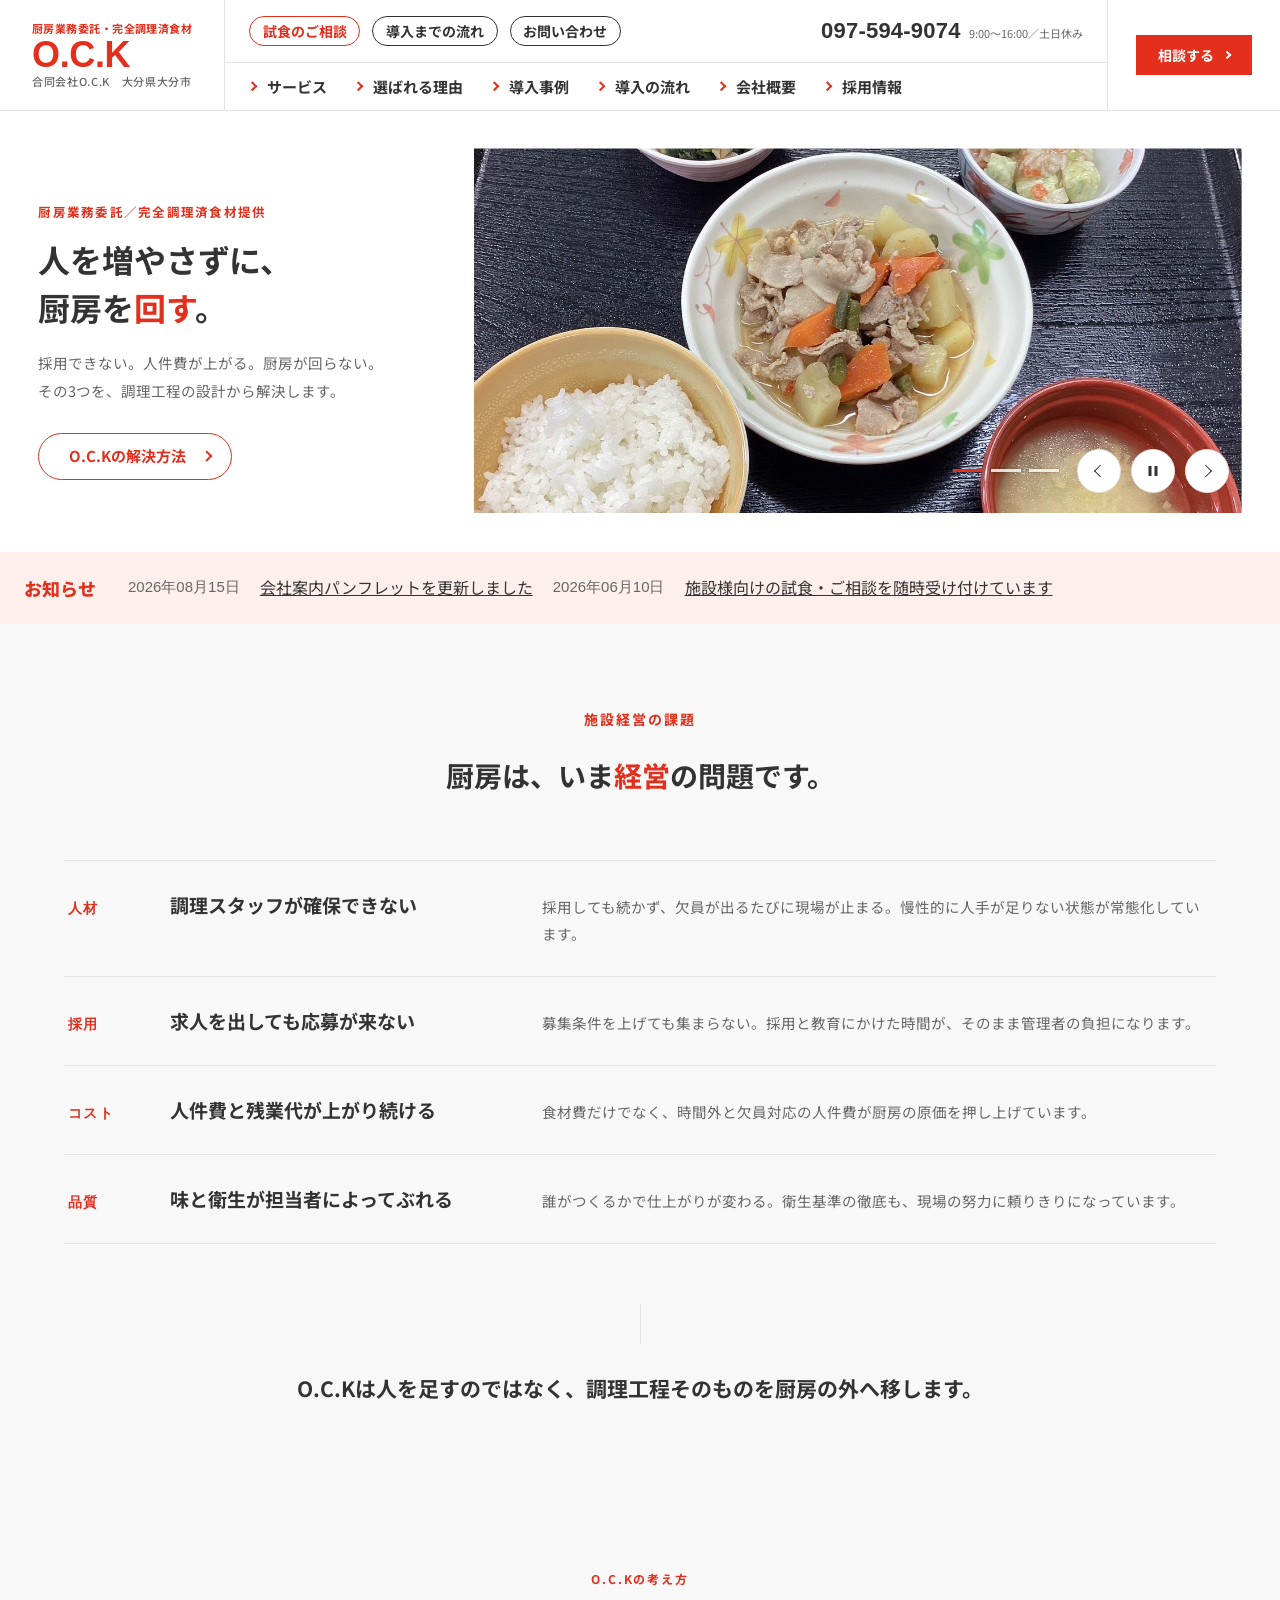
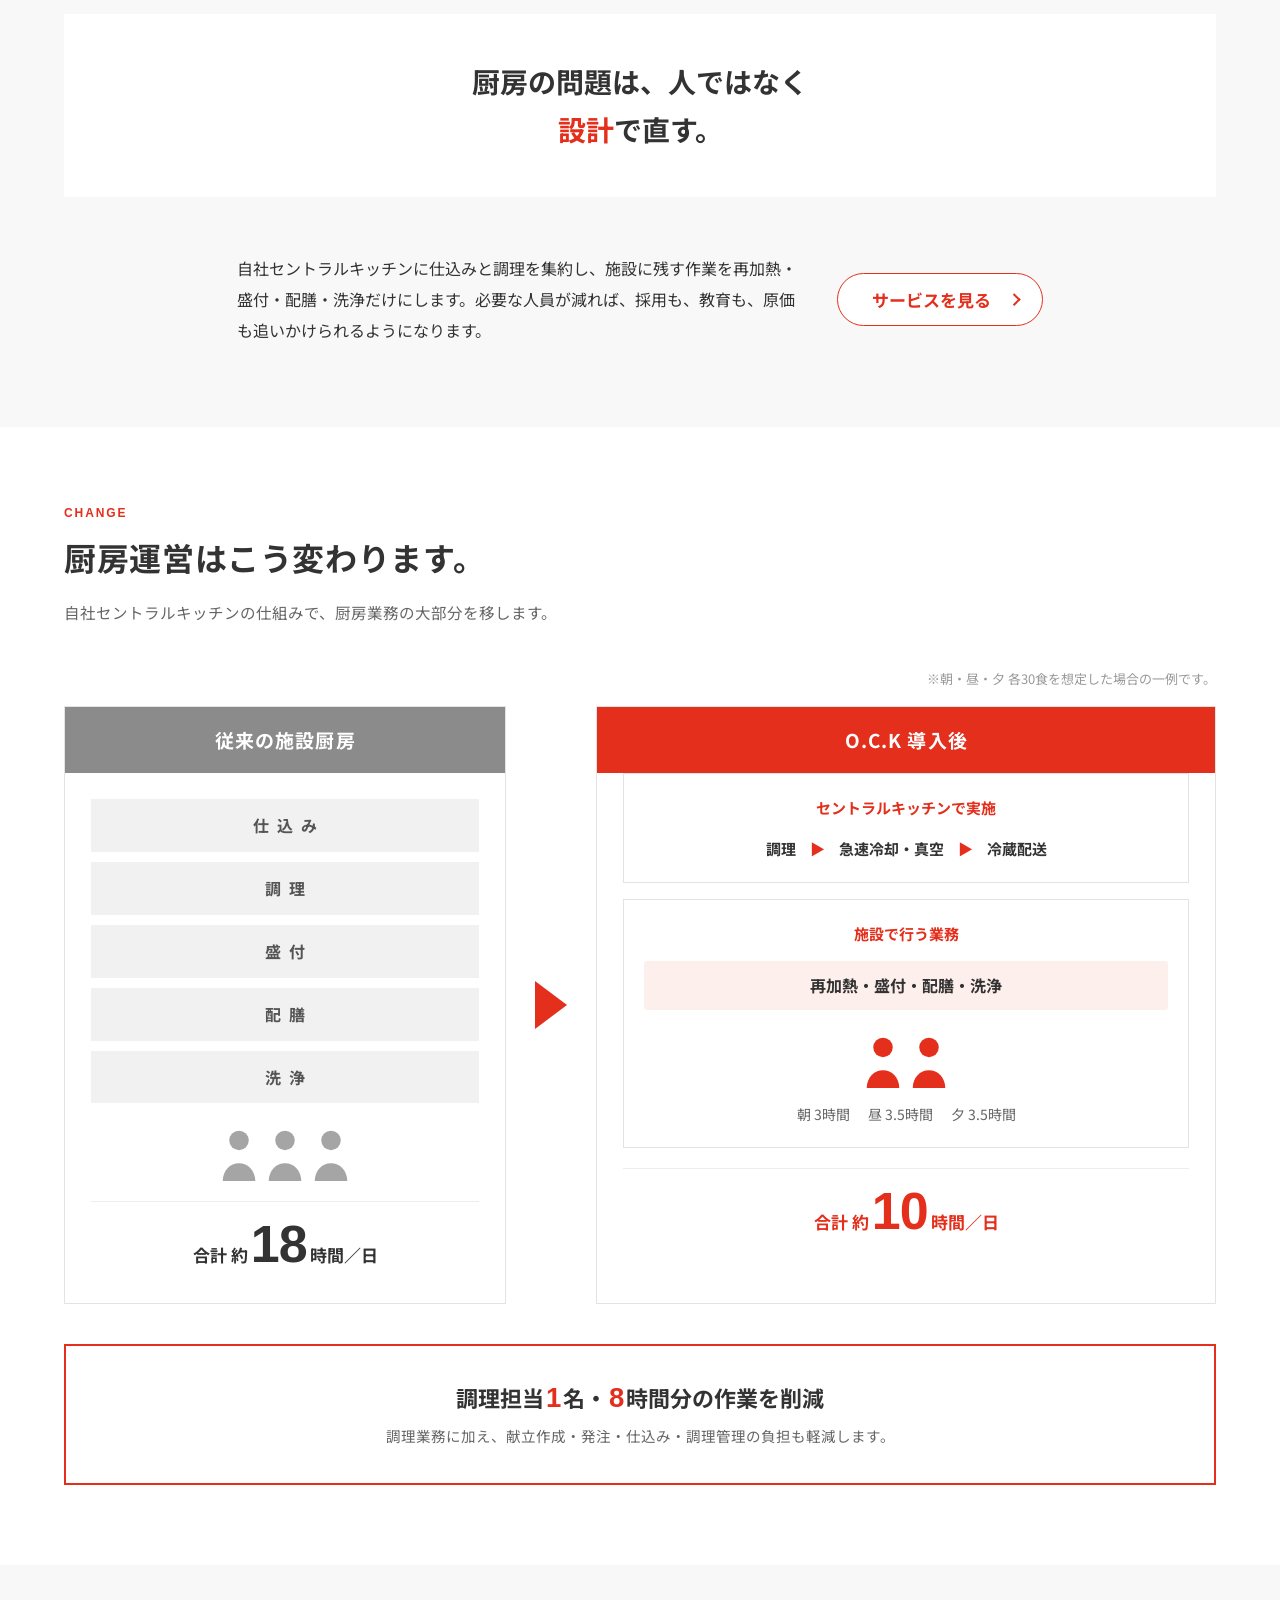
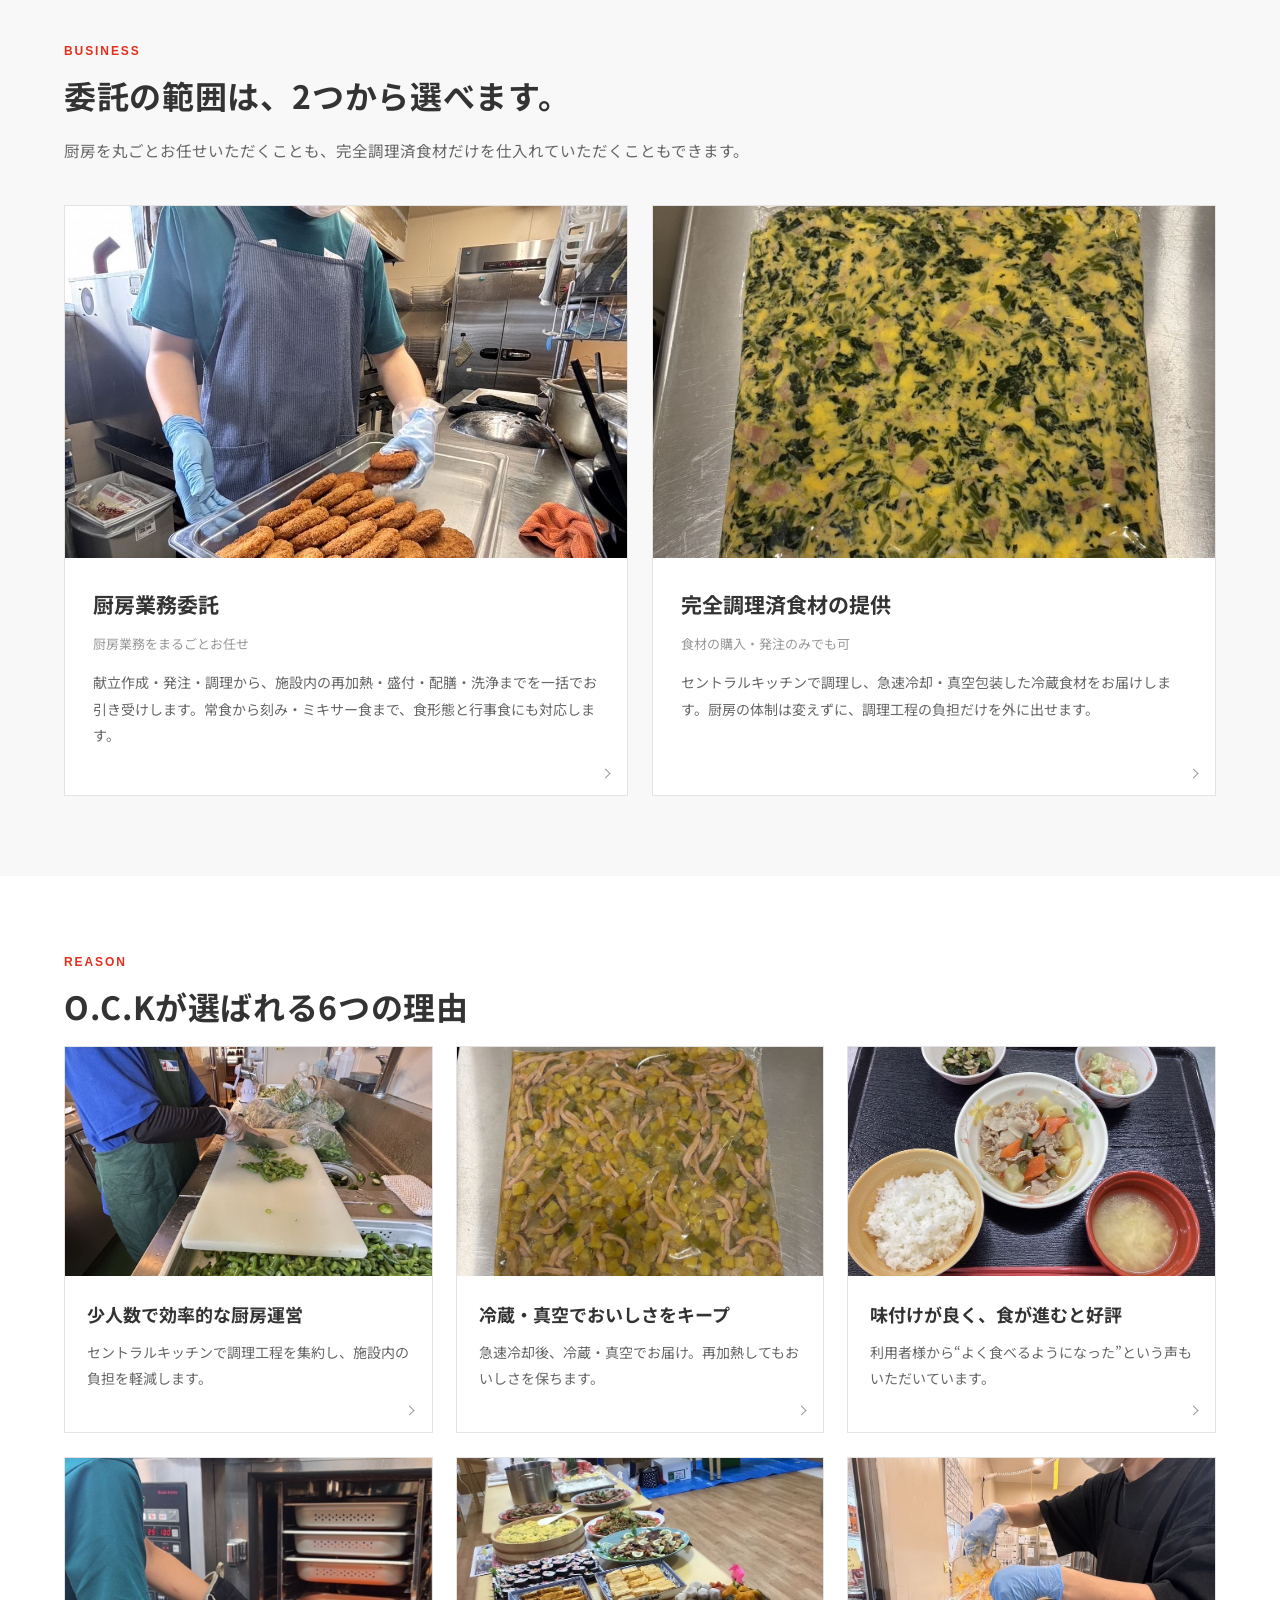
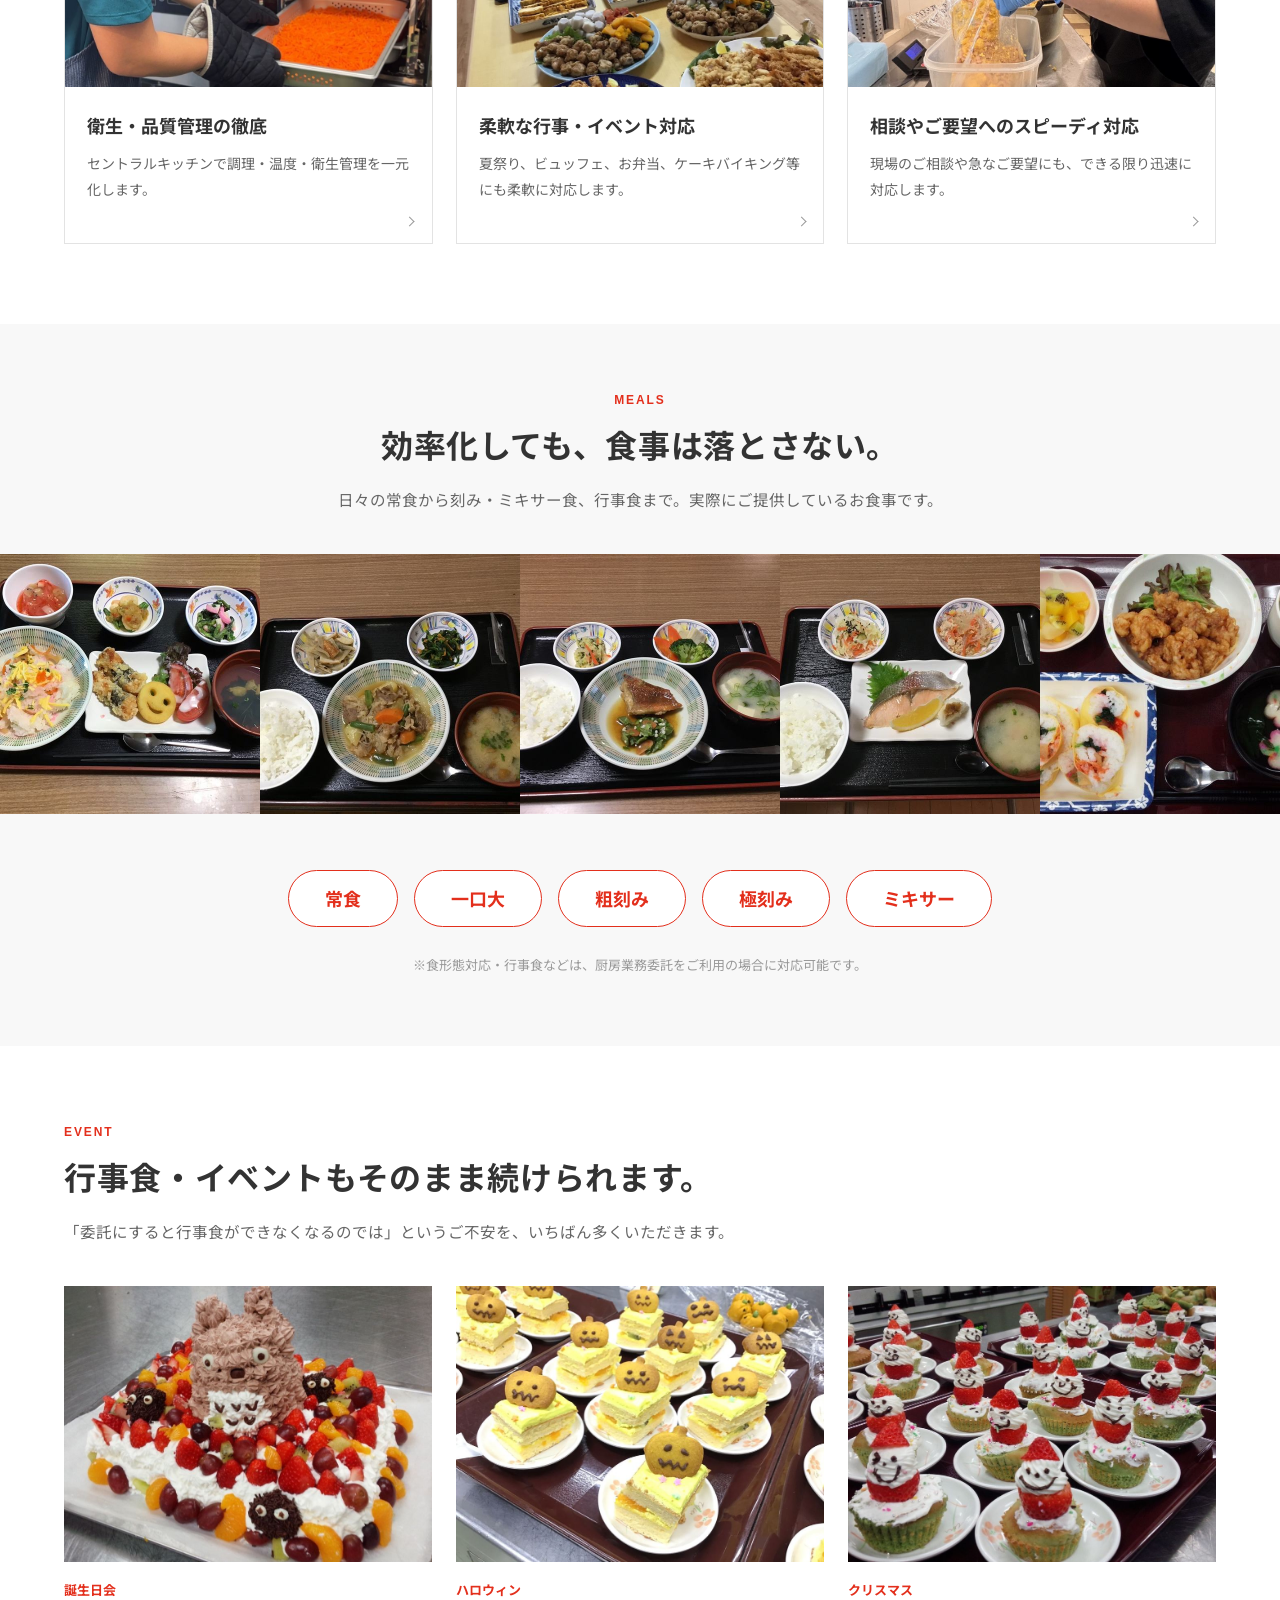
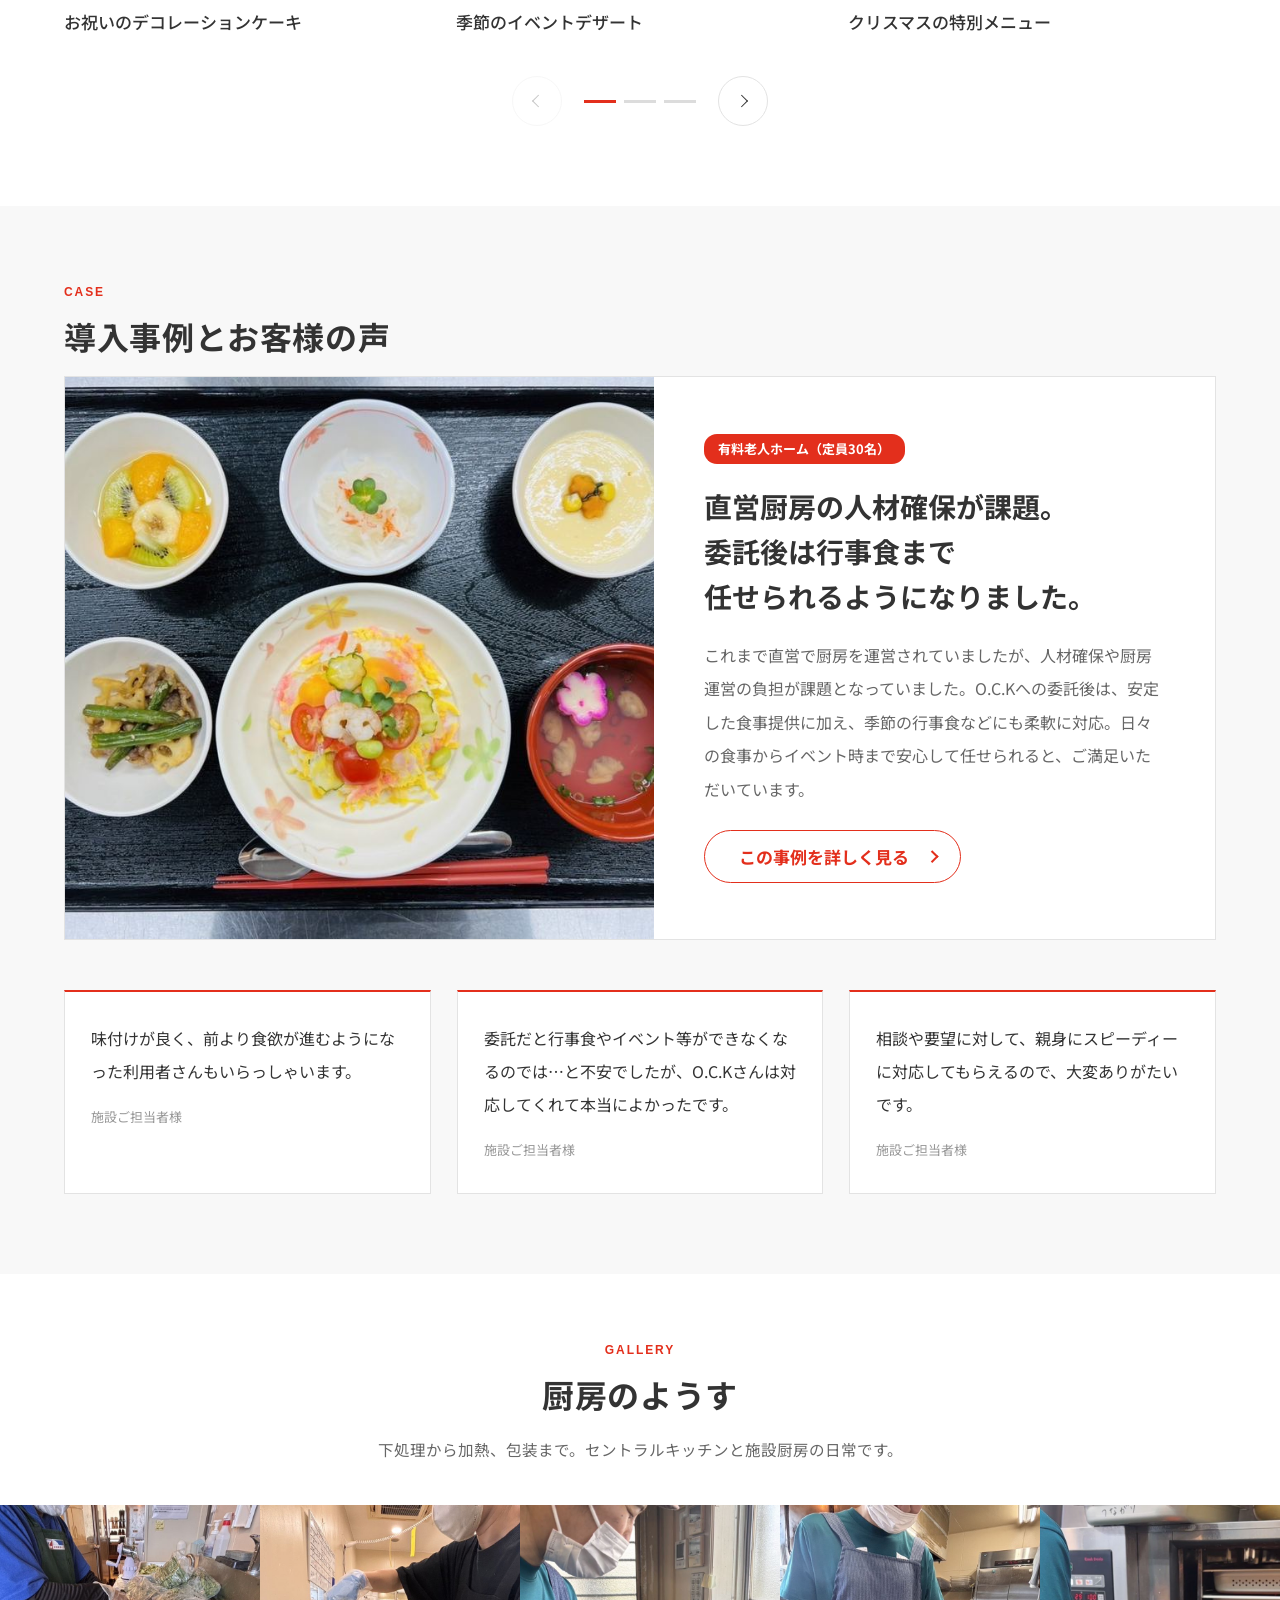
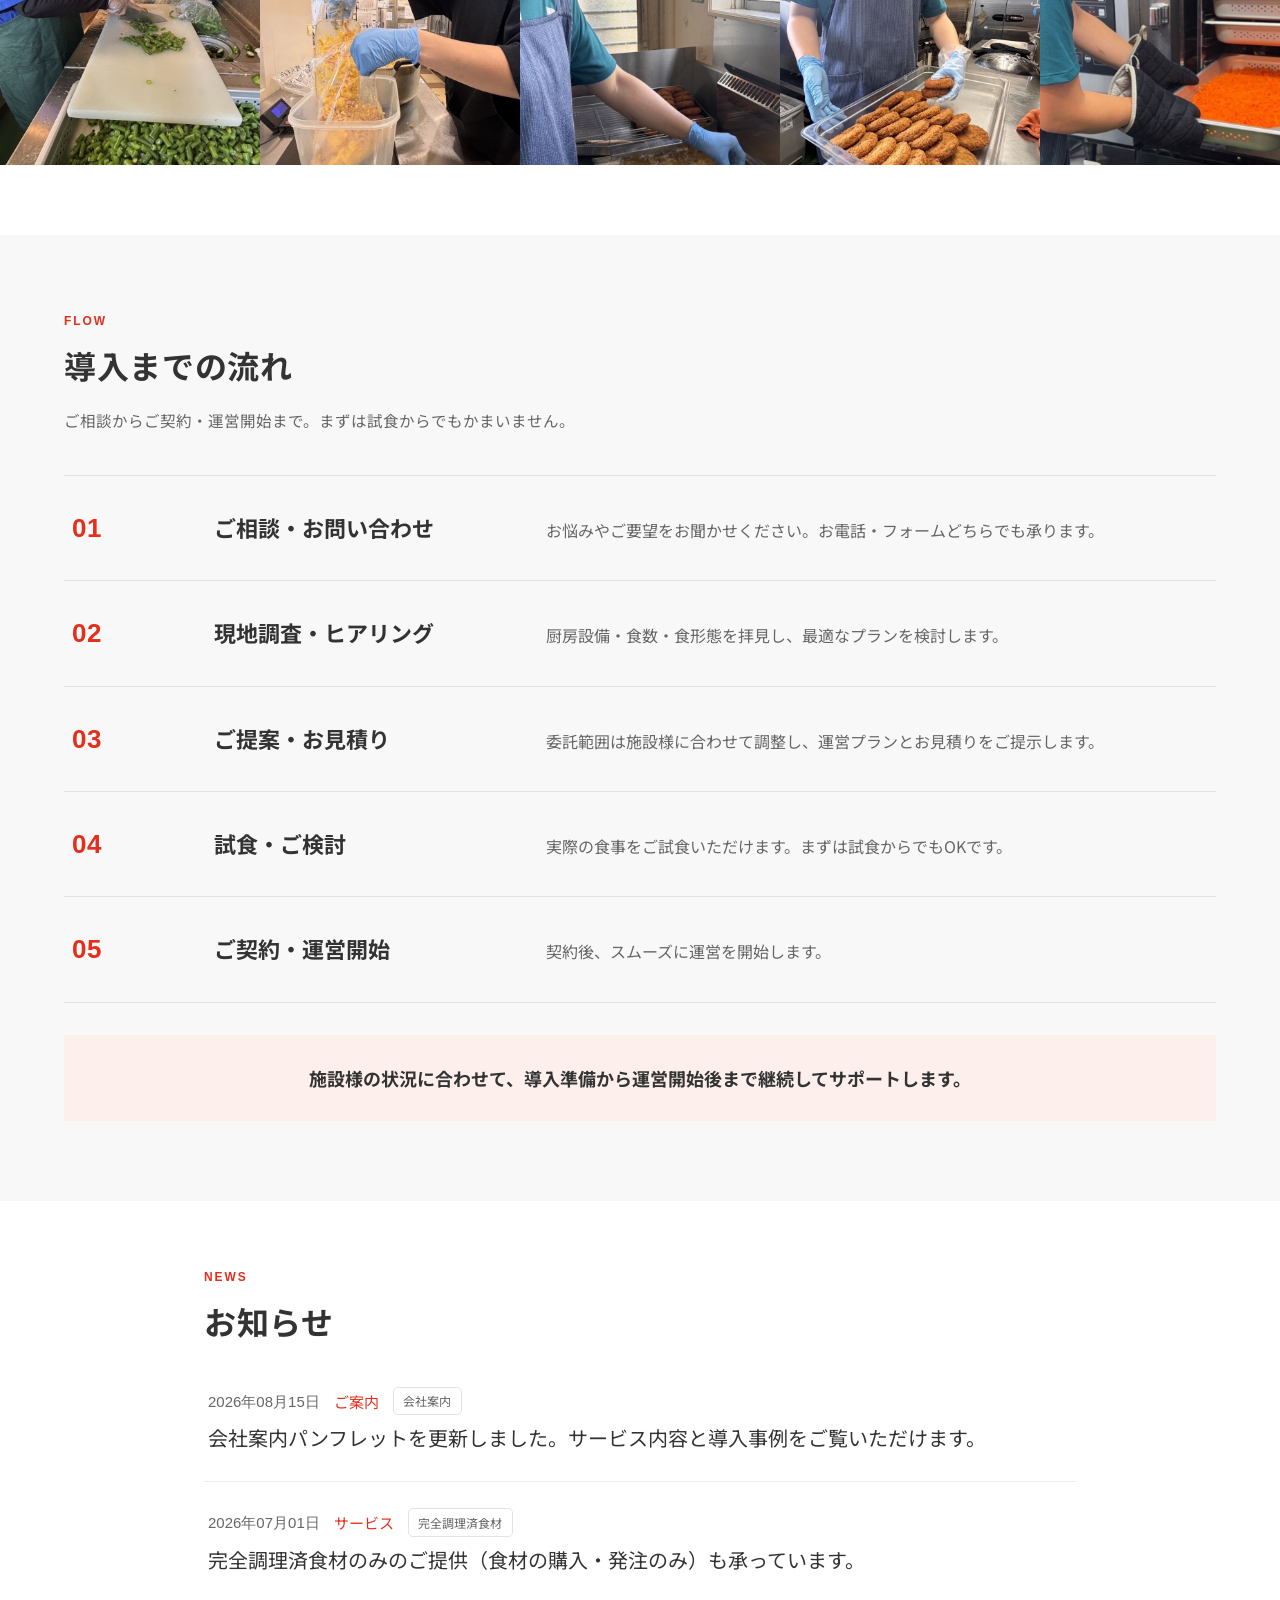
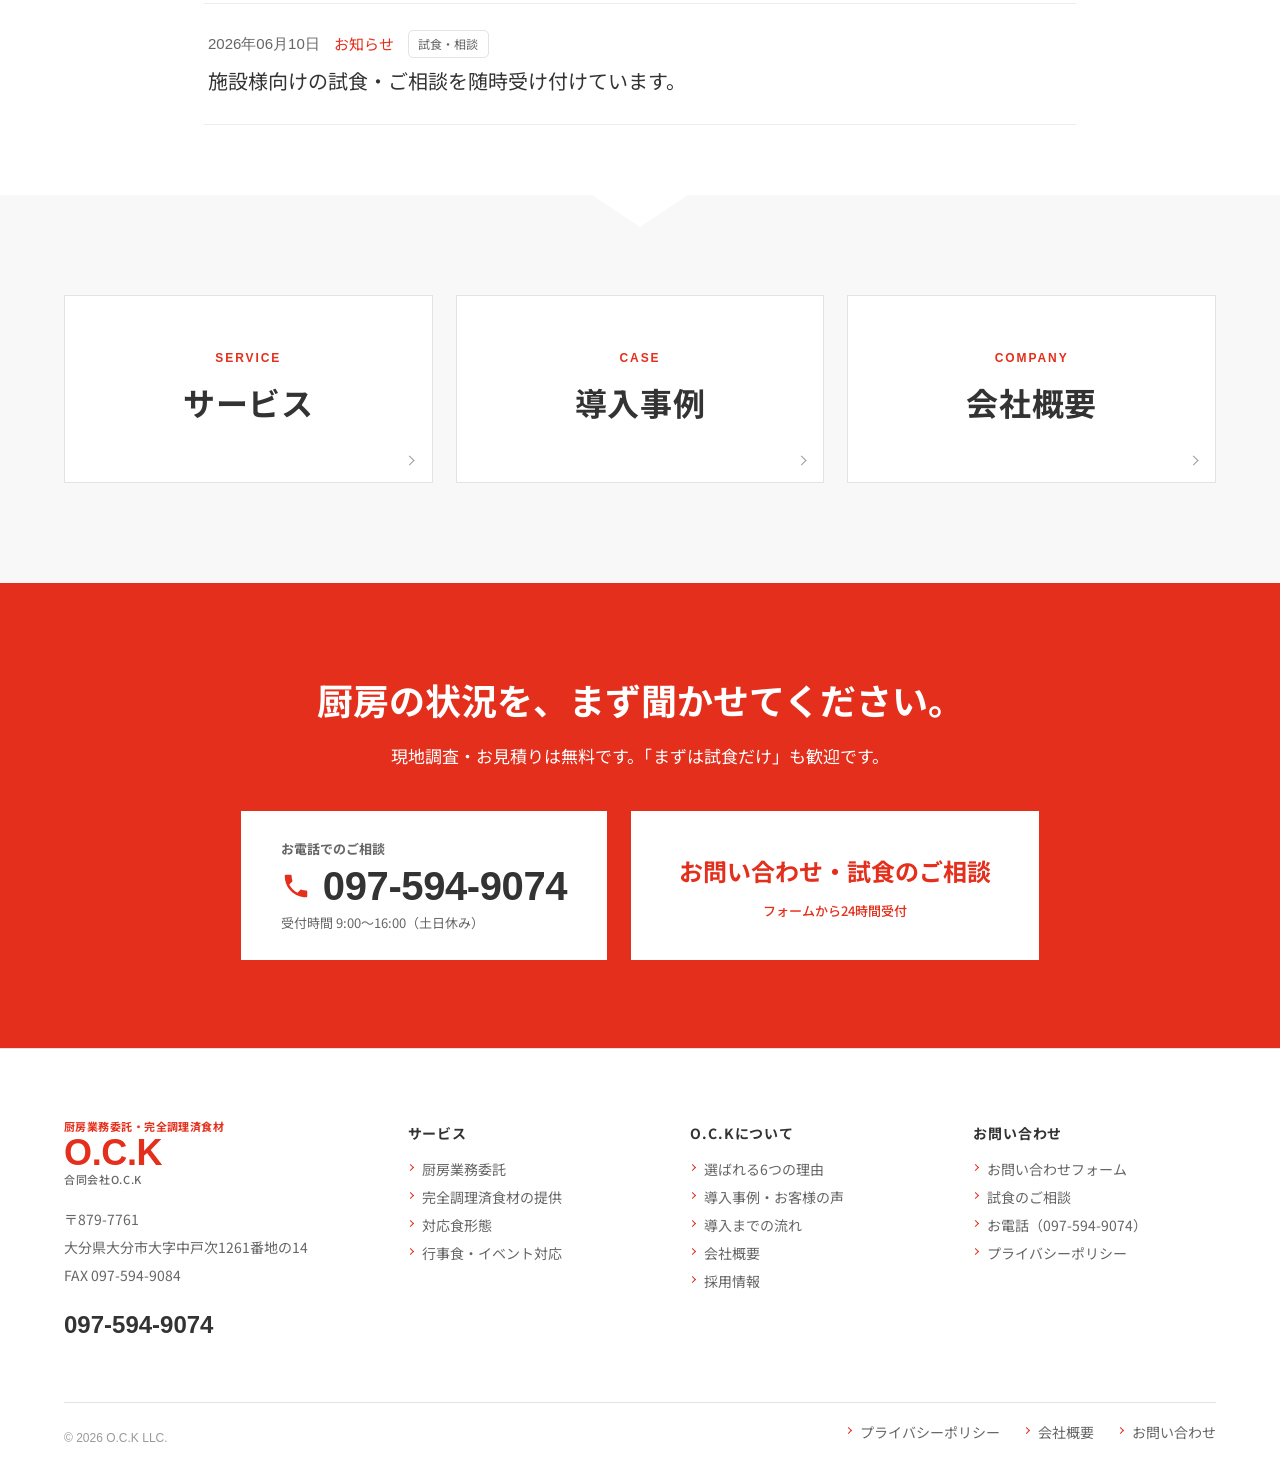
<file: index.html>
<!DOCTYPE html>
<html lang="ja">
<head>
<meta charset="UTF-8">
<meta name="viewport" content="width=device-width,initial-scale=1">
<title>合同会社O.C.K｜人を増やさずに、厨房を回す。施設厨房の業務委託・完全調理済食材（大分市）</title>
<meta name="description" content="採用できない、人件費が上がる、厨房が回らない。合同会社O.C.Kは自社セントラルキッチンに調理工程を集約し、施設厨房を少人数で運営できる形に組み替えます。厨房業務委託／完全調理済食材提供。大分県大分市。">
<meta property="og:title" content="合同会社O.C.K｜人を増やさずに、厨房を回す。">
<meta property="og:description" content="施設厨房の人材・採用・コスト・品質の課題を、調理工程の設計から解決します。">
<meta property="og:type" content="website">
<meta property="og:image" content="assets/img/banner-02.jpg">
<link rel="preconnect" href="https://fonts.googleapis.com">
<link rel="preconnect" href="https://fonts.gstatic.com" crossorigin>
<link href="https://fonts.googleapis.com/css2?family=Noto+Sans+JP:wght@400;500;700;900&display=swap" rel="stylesheet">
<link rel="icon" href="assets/img/favicon.svg" type="image/svg+xml">
<link rel="stylesheet" href="assets/css/style.css">
<script>
/* オープニング再生の可否をCSSより先に決める（チラつき防止） */
(function(){
  var play = true;
  try{
    if (window.matchMedia('(prefers-reduced-motion: reduce)').matches) play = false;
  }catch(e){}
  if (play) {
    document.documentElement.className += ' is-opening';
    /* main.js が読めなくても必ず解除する保険 */
    setTimeout(function(){ document.documentElement.className = document.documentElement.className.replace(/\bis-opening\b/, ''); }, 4500);
  }
})();
</script>
</head>
<body>

<!-- ===================== opening ===================== -->
<div class="Opening" aria-hidden="true">
  <div class="Opening__inner">
    <svg class="Opening__ring" viewBox="0 0 200 200" aria-hidden="true" focusable="false">
      <circle class="Opening__pulse" cx="100" cy="100" r="88"></circle>
      <circle class="Opening__arc" cx="100" cy="100" r="88"></circle>
    </svg>
    <span class="Opening__mark">
      <i style="--i:0">O</i><i style="--i:1">.</i><i style="--i:2">C</i><i style="--i:3">.</i><i style="--i:4">K</i>
    </span>
  </div>
</div>

<div class="home-guide">
  <a href="#gnav">共通メニューに移動</a>
  <a href="#main">ページ本文に移動</a>
  <a href="#footer">フッターに移動</a>
</div>

<div class="Progress" aria-hidden="true"></div>

<!-- ===================== header ===================== -->
<header class="Header">
  <div class="Header__grid">
    <a class="Logo" href="index.html">
      <span class="Logo__tag">厨房業務委託・完全調理済食材</span>
      <span class="Logo__mark">O.C.K</span>
      <span class="Logo__name">合同会社O.C.K　大分県大分市</span>
    </a>

    <div class="Header__main">
      <div class="Header__util">
        <a class="pill pill--red" href="contact.html#shishoku">試食のご相談</a>
        <a class="pill pill--ink" href="flow.html">導入までの流れ</a>
        <a class="pill pill--ink" href="contact.html">お問い合わせ</a>
        <a class="tel" href="tel:0975949074"><b>097-594-9074</b><span>9:00〜16:00／土日休み</span></a>
      </div>
      <nav class="Gnav" id="gnav" aria-label="グローバルナビゲーション">
        <ul class="Gnav__list">
          <li><a href="service.html">サービス</a></li>
          <li><a href="reason.html">選ばれる理由</a></li>
          <li><a href="case.html">導入事例</a></li>
          <li><a href="flow.html">導入の流れ</a></li>
          <li><a href="company.html">会社概要</a></li>
          <li><a href="recruit.html">採用情報</a></li>
        </ul>
      </nav>
    </div>

    <div class="Header__end">
      <a class="btn-contact" href="contact.html">相談する</a>
    </div>

    <button class="Menubtn" type="button" aria-label="メニューを開く" aria-expanded="false" aria-controls="gnav">
      <span></span><span></span><span></span><i>MENU</i>
    </button>
  </div>
</header>

<main id="main" class="Main">

  <!-- ===================== main visual ===================== -->
  <section id="mainv" aria-label="メインビジュアル">

    <ul class="slide">
      <li class="is-active">
        <div class="banner"><img src="assets/img/banner-02.jpg" alt="施設で提供されている食事の一例"></div>
        <div class="message">
          <p class="eyebrow">厨房業務委託／完全調理済食材提供</p>
          <h2>人を増やさずに、<br>厨房を<em>回す</em>。</h2>
          <p>採用できない。人件費が上がる。厨房が回らない。<br>その3つを、調理工程の設計から解決します。</p>
          <div class="common_btn"><a href="service.html">O.C.Kの解決方法</a></div>
        </div>
      </li>
      <li>
        <div class="banner"><img src="assets/img/kitchen-oven.jpg" alt="スチームコンベクションオーブンで加熱調理するスタッフ"></div>
        <div class="message">
          <p class="eyebrow">導入効果</p>
          <h2>1日<span class="num">18</span>時間の<br>厨房作業を、<br><em><span class="num">10</span></em>時間に。</h2>
          <p>調理担当1名・8時間分の作業を削減。<br>献立作成・発注・仕込みの負担も軽くなります。</p>
          <div class="common_btn"><a href="#change">数字で見る導入効果</a></div>
        </div>
      </li>
      <li>
        <div class="banner"><img src="assets/img/banner-03.jpg" alt="行事食として提供したデコレーションケーキ"></div>
        <div class="message">
          <p class="eyebrow">品質・行事食</p>
          <h2>効率化しても、<br><em>味と行事食</em>は<br>落とさない。</h2>
          <p>急速冷却・真空・冷蔵でお届け。刻み・ミキサー食から、<br>夏祭りのビュッフェまで対応します。</p>
          <div class="common_btn"><a href="reason.html">選ばれる6つの理由</a></div>
        </div>
      </li>
    </ul>

    <div class="mv-ctrl">
      <div class="dots" role="tablist" aria-label="スライド切り替え"></div>
      <button class="prev" type="button" aria-label="前のスライド"></button>
      <button class="toggle" type="button" aria-label="スライドを停止"></button>
      <button class="next" type="button" aria-label="次のスライド"></button>
    </div>
  </section>

  <!-- ===================== notices ===================== -->
  <section class="important_notices" aria-label="お知らせ">
    <div class="inner">
      <h2>お知らせ</h2>
      <dl>
        <dt>2026年08月15日</dt>
        <dd><a href="contact.html">会社案内パンフレットを更新しました</a></dd>
        <dt>2026年06月10日</dt>
        <dd><a href="contact.html#shishoku">施設様向けの試食・ご相談を随時受け付けています</a></dd>
      </dl>
    </div>
  </section>

  <!-- ===================== 施設経営の課題 ===================== -->
  <section class="issue">
    <div class="inner">
      <div class="issue__head rv">
        <p class="eyebrow">施設経営の課題</p>
        <h2>厨房は、いま<mark>経営</mark>の問題です。</h2>
      </div>

      <ul class="issue__list" data-stagger="90">
        <li class="rv">
          <span class="n">人材</span>
          <h3>調理スタッフが確保できない</h3>
          <p>採用しても続かず、欠員が出るたびに現場が止まる。慢性的に人手が足りない状態が常態化しています。</p>
        </li>
        <li class="rv">
          <span class="n">採用</span>
          <h3>求人を出しても応募が来ない</h3>
          <p>募集条件を上げても集まらない。採用と教育にかけた時間が、そのまま管理者の負担になります。</p>
        </li>
        <li class="rv">
          <span class="n">コスト</span>
          <h3>人件費と残業代が上がり続ける</h3>
          <p>食材費だけでなく、時間外と欠員対応の人件費が厨房の原価を押し上げています。</p>
        </li>
        <li class="rv">
          <span class="n">品質</span>
          <h3>味と衛生が担当者によってぶれる</h3>
          <p>誰がつくるかで仕上がりが変わる。衛生基準の徹底も、現場の努力に頼りきりになっています。</p>
        </li>
      </ul>

      <div class="issue__answer rv">
        <div class="arrow" aria-hidden="true"></div>
        <p>O.C.Kは人を足すのではなく、調理工程そのものを厨房の外へ移します。</p>
      </div>
    </div>
  </section>

  <!-- ===================== 考え方（wipe reveal） ===================== -->
  <section class="asv">
    <div class="inner">
      <p class="asv__lead rv">O.C.Kの考え方</p>
      <div class="asv__statement" data-stagger="520" data-drift="46">
        <span class="cover">厨房の問題は、人ではなく</span><br>
        <span class="cover"><em>設計</em>で直す。</span>
      </div>
      <div class="asv__under">
        <p class="rv">自社セントラルキッチンに仕込みと調理を集約し、施設に残す作業を再加熱・盛付・配膳・洗浄だけにします。必要な人員が減れば、採用も、教育も、原価も追いかけられるようになります。</p>
        <div class="common_btn rv"><a href="service.html">サービスを見る</a></div>
      </div>
    </div>
  </section>

  <!-- ===================== 導入効果 ===================== -->
  <section class="sec" id="change">
    <div class="inner">
      <h2 class="common_title rv"><span class="lbl">CHANGE</span>厨房運営はこう変わります。</h2>
      <p class="sec-lead rv">自社セントラルキッチンの仕組みで、厨房業務の大部分を移します。</p>
      <p class="ba__note rv">※朝・昼・夕 各30食を想定した場合の一例です。</p>

      <div class="ba rv">
        <div class="ba__col ba__col--before">
          <h3>従来の施設厨房</h3>
          <ul class="ba__steps"><li>仕込み</li><li>調理</li><li>盛付</li><li>配膳</li><li>洗浄</li></ul>
          <div class="ba__people" aria-hidden="true">
            <svg viewBox="0 0 24 32" fill="#a5a5a5"><circle cx="12" cy="7" r="6"/><path d="M2 32c0-6.5 4.5-11 10-11s10 4.5 10 11z"/></svg>
            <svg viewBox="0 0 24 32" fill="#a5a5a5"><circle cx="12" cy="7" r="6"/><path d="M2 32c0-6.5 4.5-11 10-11s10 4.5 10 11z"/></svg>
            <svg viewBox="0 0 24 32" fill="#a5a5a5"><circle cx="12" cy="7" r="6"/><path d="M2 32c0-6.5 4.5-11 10-11s10 4.5 10 11z"/></svg>
          </div>
          <p class="ba__total">合計 約<b data-count="18">0</b>時間／日</p>
        </div>

        <div class="ba__arrow" aria-hidden="true"><span></span></div>

        <div class="ba__col ba__col--after">
          <h3>O.C.K 導入後</h3>
          <div class="ba__box">
            <h4>セントラルキッチンで実施</h4>
            <ul class="ba__chain"><li>調理</li><li class="sep">▶</li><li>急速冷却・真空</li><li class="sep">▶</li><li>冷蔵配送</li></ul>
          </div>
          <div class="ba__box">
            <h4>施設で行う業務</h4>
            <p class="ba__inhouse">再加熱・盛付・配膳・洗浄</p>
            <div class="ba__people" aria-hidden="true">
              <svg viewBox="0 0 24 32" fill="#e32f1c"><circle cx="12" cy="7" r="6"/><path d="M2 32c0-6.5 4.5-11 10-11s10 4.5 10 11z"/></svg>
              <svg viewBox="0 0 24 32" fill="#e32f1c"><circle cx="12" cy="7" r="6"/><path d="M2 32c0-6.5 4.5-11 10-11s10 4.5 10 11z"/></svg>
            </div>
            <ul class="ba__hours"><li>朝 3時間</li><li>昼 3.5時間</li><li>夕 3.5時間</li></ul>
          </div>
          <p class="ba__total">合計 約<b data-count="10">0</b>時間／日</p>
        </div>
      </div>

      <div class="cut rv">
        <strong>調理担当<b data-count="1">0</b>名・<b data-count="8">0</b>時間分の作業を削減</strong>
        <p>調理業務に加え、献立作成・発注・仕込み・調理管理の負担も軽減します。</p>
      </div>
    </div>
  </section>

  <!-- ===================== 事業 ===================== -->
  <section class="sec sec--grey">
    <div class="inner">
      <h2 class="common_title rv"><span class="lbl">BUSINESS</span>委託の範囲は、2つから選べます。</h2>
      <p class="sec-lead rv">厨房を丸ごとお任せいただくことも、完全調理済食材だけを仕入れていただくこともできます。</p>

      <ul class="cards cards--2 biz" data-stagger="140">
        <li class="rv">
          <a class="card" href="service.html#itaku">
            <span class="card__img"><img src="assets/img/kitchen-tray.jpg" alt="施設厨房で盛り付けるスタッフ" loading="lazy"></span>
            <span class="card__body"><h3>厨房業務委託</h3>
              <span class="sub">厨房業務をまるごとお任せ</span>
              <p>献立作成・発注・調理から、施設内の再加熱・盛付・配膳・洗浄までを一括でお引き受けします。常食から刻み・ミキサー食まで、食形態と行事食にも対応します。</p>
            </span>
          </a>
        </li>
        <li class="rv">
          <a class="card" href="service.html#shokuzai">
            <span class="card__img"><img src="assets/img/pack-02.jpg" alt="真空包装された完全調理済食材" loading="lazy"></span>
            <span class="card__body"><h3>完全調理済食材の提供</h3>
              <span class="sub">食材の購入・発注のみでも可</span>
              <p>セントラルキッチンで調理し、急速冷却・真空包装した冷蔵食材をお届けします。厨房の体制は変えずに、調理工程の負担だけを外に出せます。</p>
            </span>
          </a>
        </li>
      </ul>
    </div>
  </section>

  <!-- ===================== 6つの理由 ===================== -->
  <section class="sec">
    <div class="inner">
      <h2 class="common_title rv"><span class="lbl">REASON</span>O.C.Kが選ばれる6つの理由</h2>

      <ul class="cards" data-stagger="100">
        <li class="rv">
          <a class="card" href="reason.html">
            <span class="card__img"><img src="assets/img/kitchen-cut.jpg" alt="セントラルキッチンでの下処理作業" loading="lazy"></span>
            <span class="card__body"><h3>少人数で効率的な厨房運営</h3>
              <p>セントラルキッチンで調理工程を集約し、施設内の負担を軽減します。</p>
            </span>
          </a>
        </li>
        <li class="rv">
          <a class="card" href="reason.html">
            <span class="card__img"><img src="assets/img/pack-01.jpg" alt="急速冷却・真空包装された食材" loading="lazy"></span>
            <span class="card__body"><h3>冷蔵・真空でおいしさをキープ</h3>
              <p>急速冷却後、冷蔵・真空でお届け。再加熱してもおいしさを保ちます。</p>
            </span>
          </a>
        </li>
        <li class="rv">
          <a class="card" href="reason.html">
            <span class="card__img"><img src="assets/img/meal-02.jpg" alt="施設で提供される定食の一例" loading="lazy"></span>
            <span class="card__body"><h3>味付けが良く、食が進むと好評</h3>
              <p>利用者様から“よく食べるようになった”という声もいただいています。</p>
            </span>
          </a>
        </li>
        <li class="rv">
          <a class="card" href="reason.html">
            <span class="card__img"><img src="assets/img/kitchen-oven.jpg" alt="スチームコンベクションオーブンでの加熱調理" loading="lazy"></span>
            <span class="card__body"><h3>衛生・品質管理の徹底</h3>
              <p>セントラルキッチンで調理・温度・衛生管理を一元化します。</p>
            </span>
          </a>
        </li>
        <li class="rv">
          <a class="card" href="reason.html">
            <span class="card__img"><img src="assets/img/buffet-01.jpg" alt="施設のビュッフェイベントの様子" loading="lazy"></span>
            <span class="card__body"><h3>柔軟な行事・イベント対応</h3>
              <p>夏祭り、ビュッフェ、お弁当、ケーキバイキング等にも柔軟に対応します。</p>
            </span>
          </a>
        </li>
        <li class="rv">
          <a class="card" href="reason.html">
            <span class="card__img"><img src="assets/img/kitchen-weigh.jpg" alt="食材を計量するスタッフ" loading="lazy"></span>
            <span class="card__body"><h3>相談やご要望へのスピーディ対応</h3>
              <p>現場のご相談や急なご要望にも、できる限り迅速に対応します。</p>
            </span>
          </a>
        </li>
      </ul>
    </div>
  </section>

  <!-- ===================== 食事の帯 ===================== -->
  <section class="sec sec--grey sec--tight">
    <div class="inner">
      <h2 class="common_title common_title--center rv"><span class="lbl">MEALS</span>効率化しても、食事は落とさない。</h2>
      <p class="sec-lead rv">日々の常食から刻み・ミキサー食、行事食まで。実際にご提供しているお食事です。</p>
    </div>
    <div class="marquee" aria-label="提供している食事の写真">
      <ul class="marquee__track">
        <li><img src="assets/img/strip-01.jpg" alt="日替わり定食" loading="lazy"></li>
        <li><img src="assets/img/strip-02.jpg" alt="煮物を中心とした献立" loading="lazy"></li>
        <li><img src="assets/img/strip-03.jpg" alt="焼き魚の定食" loading="lazy"></li>
        <li><img src="assets/img/strip-04.jpg" alt="和食の献立" loading="lazy"></li>
        <li><img src="assets/img/strip-05.jpg" alt="行事の日の献立" loading="lazy"></li>
        <li><img src="assets/img/strip-06.jpg" alt="行楽用のお弁当" loading="lazy"></li>
        <li><img src="assets/img/strip-07.jpg" alt="クリスマスのデザート" loading="lazy"></li>
        <li><img src="assets/img/strip-08.jpg" alt="揚げ物の大皿" loading="lazy"></li>
        <li><img src="assets/img/strip-09.jpg" alt="季節のフルーツ" loading="lazy"></li>
        <li><img src="assets/img/strip-10.jpg" alt="巻き寿司の盛り合わせ" loading="lazy"></li>
      </ul>
    </div>
    <div class="inner">
      <ul class="form-list rv" style="margin-top:5.6rem">
        <li>常食</li><li>一口大</li><li>粗刻み</li><li>極刻み</li><li>ミキサー</li>
      </ul>
      <p class="form-note rv">※食形態対応・行事食などは、厨房業務委託をご利用の場合に対応可能です。</p>
    </div>
  </section>

  <!-- ===================== 行事食 ===================== -->
  <section class="sec">
    <div class="inner">
      <h2 class="common_title rv"><span class="lbl">EVENT</span>行事食・イベントもそのまま続けられます。</h2>
      <p class="sec-lead rv">「委託にすると行事食ができなくなるのでは」というご不安を、いちばん多くいただきます。</p>

      <div class="carousel carousel--3 rv">
        <div class="carousel__viewport">
          <ul class="carousel__track">
            <li><span class="tile"><span class="tile__img"><img src="assets/img/event-08.jpg" alt="デコレーションケーキ" loading="lazy"></span><span class="tile__meta"><span class="ctg">誕生日会</span></span><h3>お祝いのデコレーションケーキ</h3></span></li>
            <li><span class="tile"><span class="tile__img"><img src="assets/img/event-04.jpg" alt="ハロウィンのデザート" loading="lazy"></span><span class="tile__meta"><span class="ctg">ハロウィン</span></span><h3>季節のイベントデザート</h3></span></li>
            <li><span class="tile"><span class="tile__img"><img src="assets/img/event-07.jpg" alt="クリスマスのデザート" loading="lazy"></span><span class="tile__meta"><span class="ctg">クリスマス</span></span><h3>クリスマスの特別メニュー</h3></span></li>
            <li><span class="tile"><span class="tile__img"><img src="assets/img/event-06.jpg" alt="ひな祭りの行事食" loading="lazy"></span><span class="tile__meta"><span class="ctg">ひな祭り</span></span><h3>節句に合わせた行事食</h3></span></li>
            <li><span class="tile"><span class="tile__img"><img src="assets/img/event-02.jpg" alt="行楽弁当" loading="lazy"></span><span class="tile__meta"><span class="ctg">お弁当</span></span><h3>外出・行楽用のお弁当</h3></span></li>
            <li><span class="tile"><span class="tile__img"><img src="assets/img/buffet-03.jpg" alt="ビュッフェ台に並んだ料理" loading="lazy"></span><span class="tile__meta"><span class="ctg">ビュッフェ</span></span><h3>大皿を並べたビュッフェ形式</h3></span></li>
            <li><span class="tile"><span class="tile__img"><img src="assets/img/event-09.jpg" alt="ケーキバイキングのデザート各種" loading="lazy"></span><span class="tile__meta"><span class="ctg">ケーキバイキング</span></span><h3>選ぶ楽しみのあるデザート</h3></span></li>
            <li><span class="tile"><span class="tile__img"><img src="assets/img/buffet-05.jpg" alt="巻き寿司の盛り合わせ" loading="lazy"></span><span class="tile__meta"><span class="ctg">夏祭り</span></span><h3>手巻き寿司・大皿の行事メニュー</h3></span></li>
          </ul>
        </div>
        <div class="carousel__ctrl">
          <button class="carousel__btn carousel__btn--prev" type="button" aria-label="前へ"></button>
          <div class="carousel__dots"></div>
          <button class="carousel__btn carousel__btn--next" type="button" aria-label="次へ"></button>
        </div>
      </div>
    </div>
  </section>

  <!-- ===================== 導入事例 ===================== -->
  <section class="sec sec--grey">
    <div class="inner">
      <h2 class="common_title rv"><span class="lbl">CASE</span>導入事例とお客様の声</h2>

      <div class="case rv">
        <div class="case__img"><img src="assets/img/meal-03.jpg" alt="導入先の施設で提供されている食事" loading="lazy"></div>
        <div class="case__body">
          <span class="case__tag">有料老人ホーム（定員30名）</span>
          <h3>直営厨房の人材確保が課題。<br>委託後は行事食まで<br>任せられるようになりました。</h3>
          <p>これまで直営で厨房を運営されていましたが、人材確保や厨房運営の負担が課題となっていました。O.C.Kへの委託後は、安定した食事提供に加え、季節の行事食などにも柔軟に対応。日々の食事からイベント時まで安心して任せられると、ご満足いただいています。</p>
          <p class="common_btn" style="text-align:left;margin-top:2.4rem"><a href="case.html">この事例を詳しく見る</a></p>
        </div>
      </div>

      <ul class="voice" data-stagger="130">
        <li class="rv">
          <p>味付けが良く、前より食欲が進むようになった利用者さんもいらっしゃいます。</p>
          <p class="who">施設ご担当者様</p>
        </li>
        <li class="rv">
          <p>委託だと行事食やイベント等ができなくなるのでは…と不安でしたが、O.C.Kさんは対応してくれて本当によかったです。</p>
          <p class="who">施設ご担当者様</p>
        </li>
        <li class="rv">
          <p>相談や要望に対して、親身にスピーディーに対応してもらえるので、大変ありがたいです。</p>
          <p class="who">施設ご担当者様</p>
        </li>
      </ul>
    </div>
  </section>

  <!-- ===================== 厨房のようす ===================== -->
  <section class="sec sec--tight">
    <div class="inner">
      <h2 class="common_title common_title--center rv"><span class="lbl">GALLERY</span>厨房のようす</h2>
      <p class="sec-lead rv">下処理から加熱、包装まで。セントラルキッチンと施設厨房の日常です。</p>
    </div>
    <div class="marquee marquee--rev" aria-label="厨房での作業の写真">
      <ul class="marquee__track">
        <li><img src="assets/img/kitchen-cut.jpg" alt="いんげんの下処理" loading="lazy"></li>
        <li><img src="assets/img/kitchen-weigh.jpg" alt="食材の計量と真空包装" loading="lazy"></li>
        <li><img src="assets/img/kitchen-fry.jpg" alt="揚げ物の調理" loading="lazy"></li>
        <li><img src="assets/img/kitchen-tray.jpg" alt="揚げ上がったメンチカツ" loading="lazy"></li>
        <li><img src="assets/img/kitchen-oven.jpg" alt="スチームコンベクションオーブンでの加熱" loading="lazy"></li>
        <li><img src="assets/img/pack-03.jpg" alt="真空包装した食材" loading="lazy"></li>
        <li><img src="assets/img/pack-04.jpg" alt="小分けに包装した完全調理済食材" loading="lazy"></li>
        <li><img src="assets/img/pack-01.jpg" alt="真空包装した和え物" loading="lazy"></li>
      </ul>
    </div>
  </section>

  <!-- ===================== 導入の流れ ===================== -->
  <section class="sec sec--grey">
    <div class="inner">
      <h2 class="common_title rv"><span class="lbl">FLOW</span>導入までの流れ</h2>
      <p class="sec-lead rv">ご相談からご契約・運営開始まで。まずは試食からでもかまいません。</p>

      <ol class="flow" data-stagger="80">
        <li class="rv"><span class="n">01</span><h3>ご相談・お問い合わせ</h3><p>お悩みやご要望をお聞かせください。お電話・フォームどちらでも承ります。</p></li>
        <li class="rv"><span class="n">02</span><h3>現地調査・ヒアリング</h3><p>厨房設備・食数・食形態を拝見し、最適なプランを検討します。</p></li>
        <li class="rv"><span class="n">03</span><h3>ご提案・お見積り</h3><p>委託範囲は施設様に合わせて調整し、運営プランとお見積りをご提示します。</p></li>
        <li class="rv"><span class="n">04</span><h3>試食・ご検討</h3><p>実際の食事をご試食いただけます。まずは試食からでもOKです。</p></li>
        <li class="rv"><span class="n">05</span><h3>ご契約・運営開始</h3><p>契約後、スムーズに運営を開始します。</p></li>
      </ol>

      <p class="flow-support rv">施設様の状況に合わせて、導入準備から運営開始後まで継続してサポートします。</p>
    </div>
  </section>

  <!-- ===================== ニュース ===================== -->
  <section class="sec sec--tight">
    <div class="inner-narrow">
      <h2 class="common_title rv"><span class="lbl">NEWS</span>お知らせ</h2>
      <ul class="news rv">
        <li><a href="contact.html">
          <span class="news__meta"><time datetime="2026-08-15">2026年08月15日</time><span class="ctg">ご案内</span><span class="genre">会社案内</span></span>
          <span class="news__title">会社案内パンフレットを更新しました。サービス内容と導入事例をご覧いただけます。</span>
        </a></li>
        <li><a href="service.html#shokuzai">
          <span class="news__meta"><time datetime="2026-07-01">2026年07月01日</time><span class="ctg">サービス</span><span class="genre">完全調理済食材</span></span>
          <span class="news__title">完全調理済食材のみのご提供（食材の購入・発注のみ）も承っています。</span>
        </a></li>
        <li><a href="contact.html#shishoku">
          <span class="news__meta"><time datetime="2026-06-10">2026年06月10日</time><span class="ctg">お知らせ</span><span class="genre">試食・相談</span></span>
          <span class="news__title">施設様向けの試食・ご相談を随時受け付けています。</span>
        </a></li>
      </ul>
    </div>
  </section>

  <!-- ===================== link area ===================== -->
  <section class="link_area">
    <div class="inner">
      <ul class="cards" data-stagger="120">
        <li class="rv"><a class="card" href="service.html"><h2 class="common_title common_title--center"><span class="lbl">SERVICE</span>サービス</h2></a></li>
        <li class="rv"><a class="card" href="case.html"><h2 class="common_title common_title--center"><span class="lbl">CASE</span>導入事例</h2></a></li>
        <li class="rv"><a class="card" href="company.html"><h2 class="common_title common_title--center"><span class="lbl">COMPANY</span>会社概要</h2></a></li>
      </ul>
    </div>
  </section>

  <!-- ===================== CTA ===================== -->
  <section class="cta">
    <div class="inner">
      <div class="cta__in">
        <h2 class="rv">厨房の状況を、まず聞かせてください。</h2>
        <p class="rv">現地調査・お見積りは無料です。「まずは試食だけ」も歓迎です。</p>
        <div class="cta__box rv">
          <a class="cta__tel" href="tel:0975949074">
            <span class="lb">お電話でのご相談</span>
            <b><svg viewBox="0 0 24 24" aria-hidden="true"><path d="M6.6 10.8a15.1 15.1 0 0 0 6.6 6.6l2.2-2.2c.3-.3.7-.4 1-.2 1.2.4 2.4.6 3.6.6.6 0 1 .4 1 1V20c0 .6-.4 1-1 1C10.6 21 3 13.4 3 4c0-.6.4-1 1-1h3.5c.6 0 1 .4 1 1 0 1.3.2 2.5.6 3.6.1.4 0 .8-.2 1z"/></svg>097-594-9074</b>
            <span>受付時間 9:00〜16:00（土日休み）</span>
          </a>
          <a class="cta__btn" href="contact.html">
            <strong>お問い合わせ・試食のご相談</strong>
            <span>フォームから24時間受付</span>
          </a>
        </div>
      </div>
    </div>
  </section>

</main>

<!-- ===================== footer ===================== -->
<footer id="footer" class="Footer">
  <div class="inner">
    <div class="Footer__guide">
      <div class="Footer__brand">
        <a class="Logo" href="index.html">
          <span class="Logo__tag">厨房業務委託・完全調理済食材</span>
          <span class="Logo__mark">O.C.K</span>
          <span class="Logo__name">合同会社O.C.K</span>
        </a>
        <address>
          〒879-7761<br>
          大分県大分市大字中戸次1261番地の14<br>
          FAX 097-594-9084
        </address>
        <a class="tel" href="tel:0975949074">097-594-9074</a>
      </div>
      <div>
        <h3>サービス</h3>
        <ul>
          <li><a href="service.html#itaku">厨房業務委託</a></li>
          <li><a href="service.html#shokuzai">完全調理済食材の提供</a></li>
          <li><a href="service.html#form">対応食形態</a></li>
          <li><a href="service.html#event">行事食・イベント対応</a></li>
        </ul>
      </div>
      <div>
        <h3>O.C.Kについて</h3>
        <ul>
          <li><a href="reason.html">選ばれる6つの理由</a></li>
          <li><a href="case.html">導入事例・お客様の声</a></li>
          <li><a href="flow.html">導入までの流れ</a></li>
          <li><a href="company.html">会社概要</a></li>
          <li><a href="recruit.html">採用情報</a></li>
        </ul>
      </div>
      <div>
        <h3>お問い合わせ</h3>
        <ul>
          <li><a href="contact.html">お問い合わせフォーム</a></li>
          <li><a href="contact.html#shishoku">試食のご相談</a></li>
          <li><a href="tel:0975949074">お電話（097-594-9074）</a></li>
          <li><a href="privacy.html">プライバシーポリシー</a></li>
        </ul>
      </div>
    </div>
    <div class="Footer__foot">
      <small>&copy; 2026 O.C.K LLC.</small>
      <ul>
        <li><a href="privacy.html">プライバシーポリシー</a></li>
        <li><a href="company.html">会社概要</a></li>
        <li><a href="contact.html">お問い合わせ</a></li>
      </ul>
    </div>
  </div>
</footer>

<button class="pagetop" type="button" aria-label="ページ上部へ戻る"></button>
<script src="assets/js/main.js"></script>
</body>
</html>
</file>
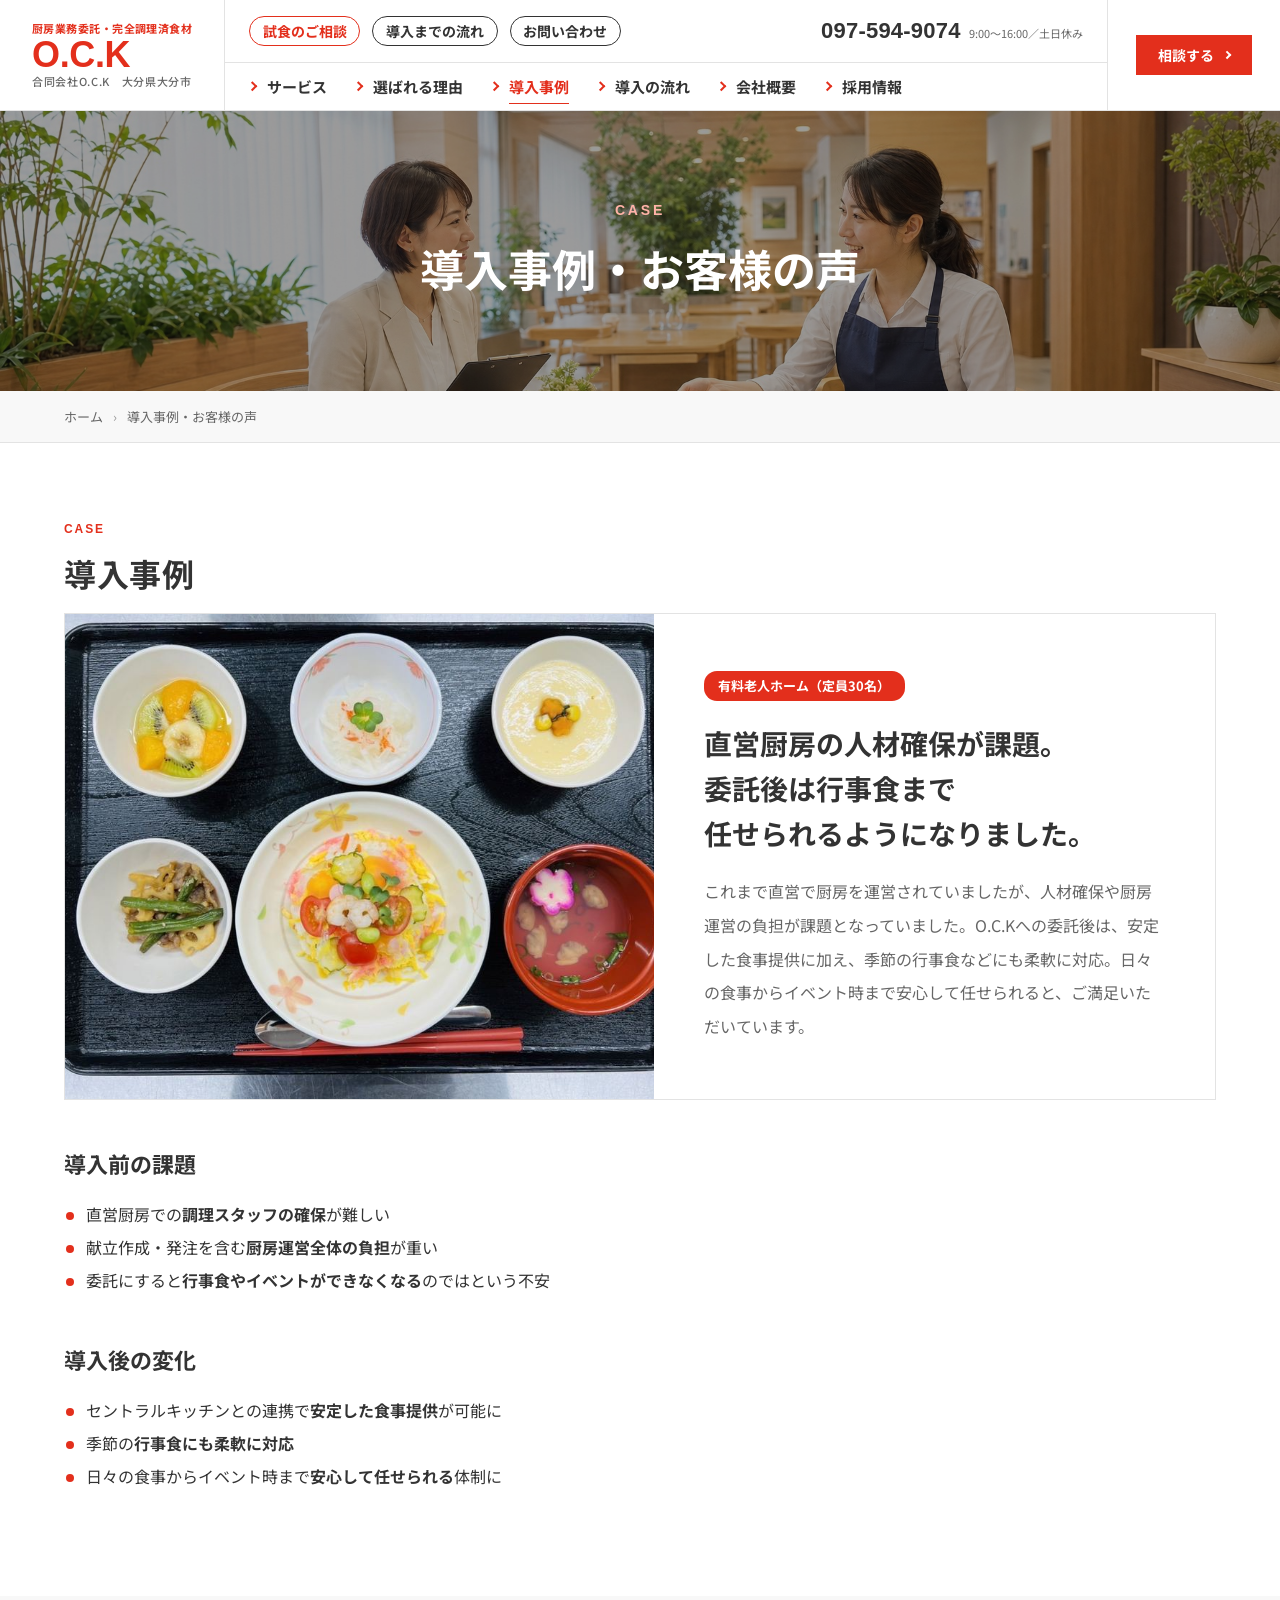
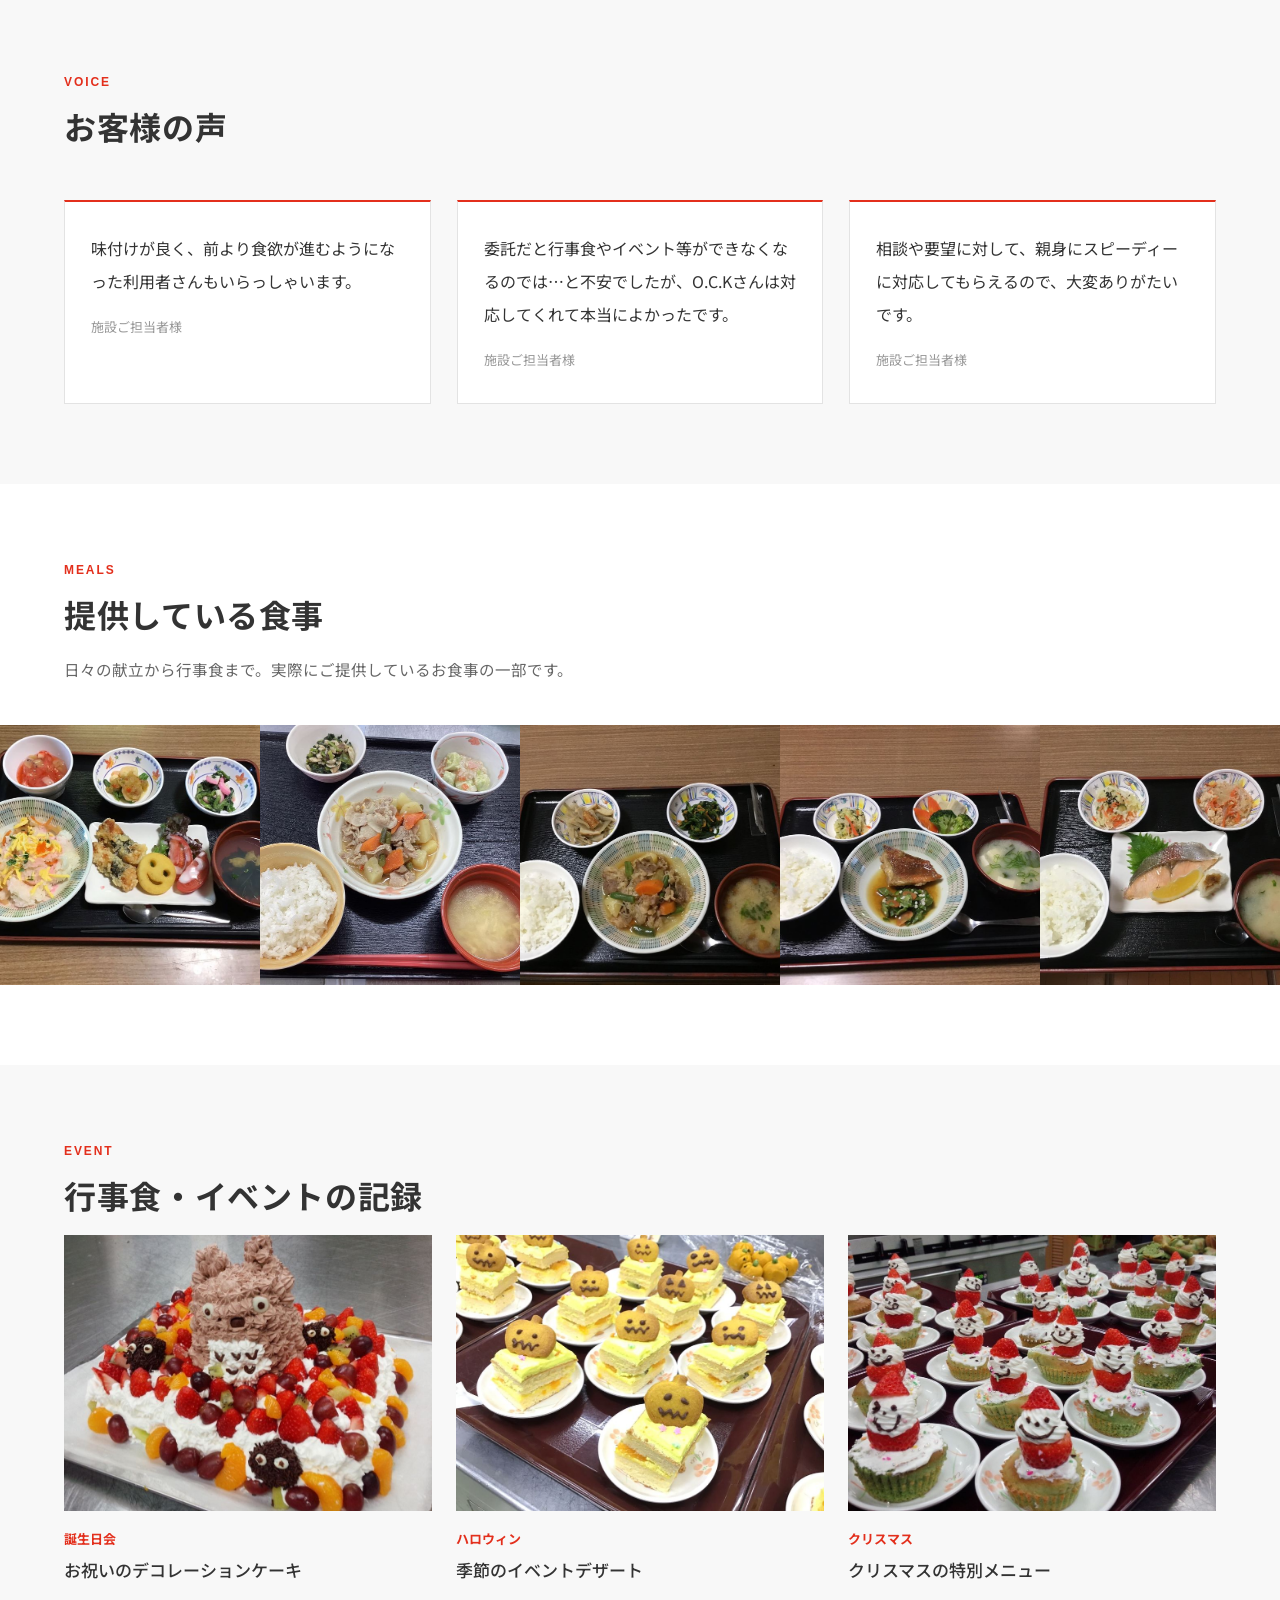
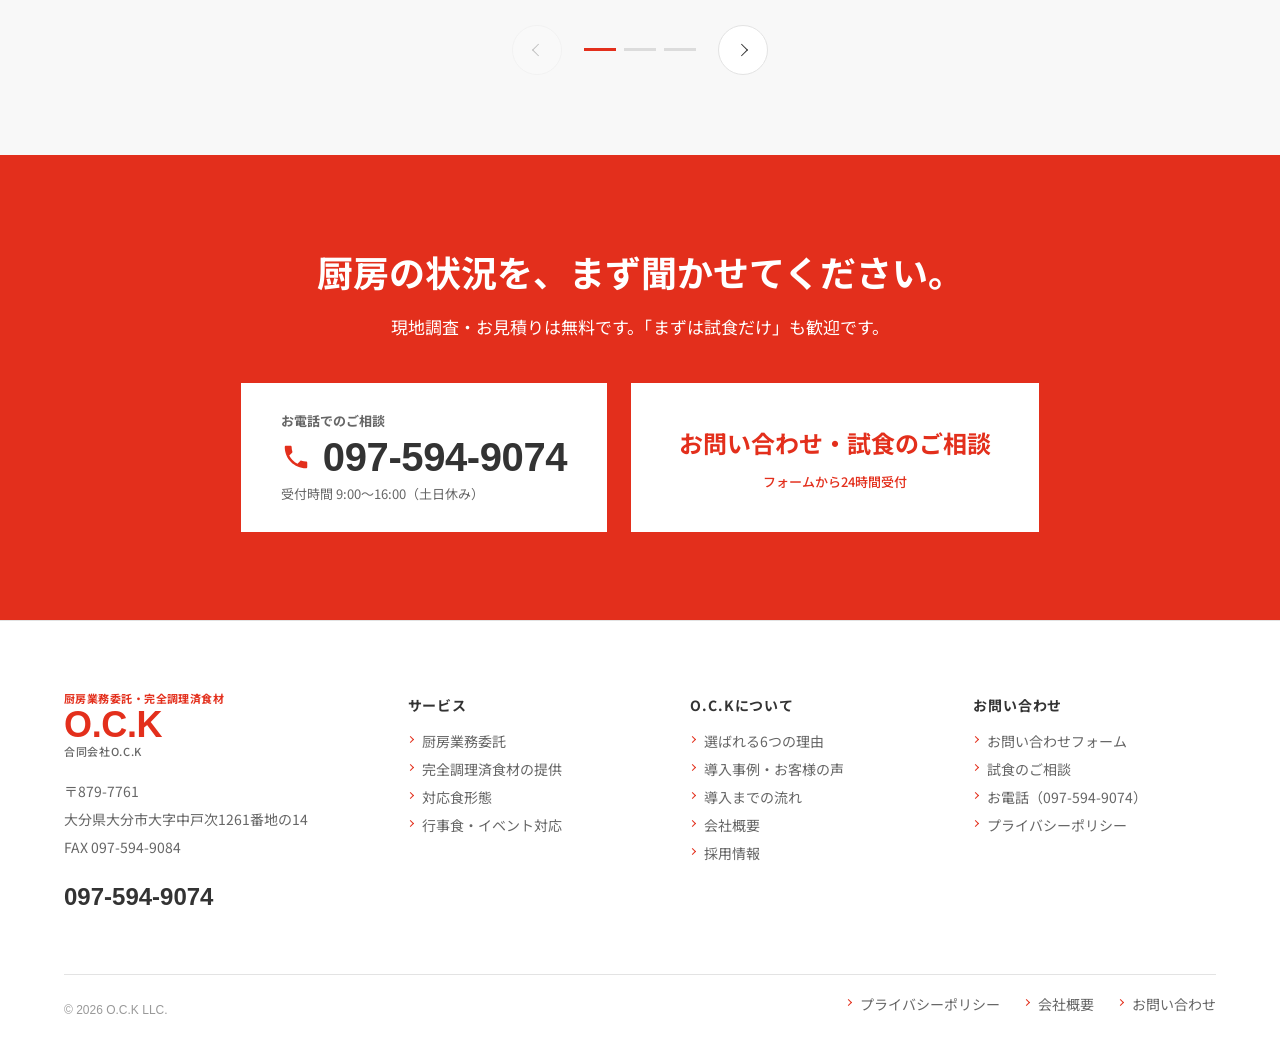
<file: case.html>
<!DOCTYPE html>
<html lang="ja">
<head>
<meta charset="UTF-8">
<meta name="viewport" content="width=device-width,initial-scale=1">
<title>導入事例・お客様の声｜合同会社O.C.K</title>
<meta name="description" content="有料老人ホーム（定員30名）の導入事例と、施設ご担当者様からいただいたお客様の声。">
<meta property="og:title" content="導入事例・お客様の声｜合同会社O.C.K">
<meta property="og:description" content="有料老人ホーム（定員30名）の導入事例と、施設ご担当者様からいただいたお客様の声。">
<meta property="og:type" content="article">
<meta property="og:image" content="assets/img/case-hero-v3.jpg">
<link rel="preconnect" href="https://fonts.googleapis.com">
<link rel="preconnect" href="https://fonts.gstatic.com" crossorigin>
<link href="https://fonts.googleapis.com/css2?family=Noto+Sans+JP:wght@400;500;700;900&display=swap" rel="stylesheet">
<link rel="icon" href="assets/img/favicon.svg" type="image/svg+xml">
<link rel="stylesheet" href="assets/css/style.css">
</head>
<body>

<div class="home-guide">
  <a href="#gnav">共通メニューに移動</a>
  <a href="#main">ページ本文に移動</a>
  <a href="#footer">フッターに移動</a>
</div>

<div class="Progress" aria-hidden="true"></div>

<!-- ===================== header ===================== -->
<header class="Header">
  <div class="Header__grid">
    <a class="Logo" href="index.html">
      <span class="Logo__tag">厨房業務委託・完全調理済食材</span>
      <span class="Logo__mark">O.C.K</span>
      <span class="Logo__name">合同会社O.C.K　大分県大分市</span>
    </a>

    <div class="Header__main">
      <div class="Header__util">
        <a class="pill pill--red" href="contact.html#shishoku">試食のご相談</a>
        <a class="pill pill--ink" href="flow.html">導入までの流れ</a>
        <a class="pill pill--ink" href="contact.html">お問い合わせ</a>
        <a class="tel" href="tel:0975949074"><b>097-594-9074</b><span>9:00〜16:00／土日休み</span></a>
      </div>
      <nav class="Gnav" id="gnav" aria-label="グローバルナビゲーション">
        <ul class="Gnav__list">
          <li><a href="service.html">サービス</a></li>
          <li><a href="reason.html">選ばれる理由</a></li>
          <li><a href="case.html" aria-current="page">導入事例</a></li>
          <li><a href="flow.html">導入の流れ</a></li>
          <li><a href="company.html">会社概要</a></li>
          <li><a href="recruit.html">採用情報</a></li>
        </ul>
      </nav>
    </div>

    <div class="Header__end">
      <a class="btn-contact" href="contact.html">相談する</a>
    </div>

    <button class="Menubtn" type="button" aria-label="メニューを開く" aria-expanded="false" aria-controls="gnav">
      <span></span><span></span><span></span><i>MENU</i>
    </button>
  </div>
</header>


<main id="main" class="Main">

  <div class="PageHead">
    <img class="PageHead__img--case" src="assets/img/case-hero-v3.jpg" alt="" aria-hidden="true">
    <div class="PageHead__in">
      <h1><span class="en">CASE</span>導入事例・お客様の声</h1>
    </div>
  </div>
  <nav class="Breadcrumb" aria-label="パンくずリスト">
    <ol>
        <li><a href="index.html">ホーム</a></li>
        <li>導入事例・お客様の声</li>
    </ol>
  </nav>


  <section class="sec">
    <div class="inner">
      <h2 class="common_title rv"><span>CASE</span>導入事例</h2>
      <div class="case rv">
        <div class="case__img"><img src="assets/img/meal-03.jpg" alt="導入先の施設で提供されている食事" loading="lazy"></div>
        <div class="case__body">
          <span class="case__tag">有料老人ホーム（定員30名）</span>
          <h3>直営厨房の人材確保が課題。<br>委託後は行事食まで<br>任せられるようになりました。</h3>
          <p>これまで直営で厨房を運営されていましたが、人材確保や厨房運営の負担が課題となっていました。O.C.Kへの委託後は、安定した食事提供に加え、季節の行事食などにも柔軟に対応。日々の食事からイベント時まで安心して任せられると、ご満足いただいています。</p>
        </div>
      </div>
      <div class="prose sec-block">
        <h3 class="rv">導入前の課題</h3>
        <ul class="dot" data-stagger="80">
          <li class="rv">直営厨房での<strong>調理スタッフの確保</strong>が難しい</li>
          <li class="rv">献立作成・発注を含む<strong>厨房運営全体の負担</strong>が重い</li>
          <li class="rv">委託にすると<strong>行事食やイベントができなくなる</strong>のではという不安</li>
        </ul>
        <h3 class="rv">導入後の変化</h3>
        <ul class="dot" data-stagger="80">
          <li class="rv">セントラルキッチンとの連携で<strong>安定した食事提供</strong>が可能に</li>
          <li class="rv">季節の<strong>行事食にも柔軟に対応</strong></li>
          <li class="rv">日々の食事からイベント時まで<strong>安心して任せられる</strong>体制に</li>
        </ul>
      </div>
    </div>
  </section>

  <section class="sec sec--grey">
    <div class="inner">
      <h2 class="common_title rv"><span>VOICE</span>お客様の声</h2>
      <ul class="voice" data-stagger="130">
        <li class="rv"><p>味付けが良く、前より食欲が進むようになった利用者さんもいらっしゃいます。</p><p class="who">施設ご担当者様</p></li>
        <li class="rv"><p>委託だと行事食やイベント等ができなくなるのでは…と不安でしたが、O.C.Kさんは対応してくれて本当によかったです。</p><p class="who">施設ご担当者様</p></li>
        <li class="rv"><p>相談や要望に対して、親身にスピーディーに対応してもらえるので、大変ありがたいです。</p><p class="who">施設ご担当者様</p></li>
      </ul>
    </div>
  </section>

  <section class="sec">
    <div class="inner">
      <h2 class="common_title rv"><span>MEALS</span>提供している食事</h2>
      <p class="sec-lead rv">日々の献立から行事食まで。実際にご提供しているお食事の一部です。</p>
    </div>
    <div class="marquee" aria-label="提供しているお食事の写真">
      <ul class="marquee__track">
        <li><img src="assets/img/meal-01.jpg" alt="彩りのある日替わり定食" loading="lazy"></li>
        <li><img src="assets/img/meal-02.jpg" alt="肉じゃがの定食" loading="lazy"></li>
        <li><img src="assets/img/meal-04.jpg" alt="煮物中心の和食" loading="lazy"></li>
        <li><img src="assets/img/meal-06.jpg" alt="焼き魚の定食" loading="lazy"></li>
        <li><img src="assets/img/meal-09.jpg" alt="麺料理の献立" loading="lazy"></li>
        <li><img src="assets/img/meal-12.jpg" alt="行事の日の献立" loading="lazy"></li>
        <li><img src="assets/img/meal-11.jpg" alt="やわらかく仕上げた献立" loading="lazy"></li>
        <li><img src="assets/img/meal-05.jpg" alt="定食の一例" loading="lazy"></li>
      </ul>
    </div>
  </section>

  <section class="sec sec--grey">
    <div class="inner">
      <h2 class="common_title rv"><span>EVENT</span>行事食・イベントの記録</h2>
      <div class="carousel carousel--3 rv">
        <div class="carousel__viewport"><ul class="carousel__track">
          <li><span class="tile"><span class="tile__img"><img src="assets/img/event-08.jpg" alt="デコレーションケーキ" loading="lazy"></span><span class="tile__meta"><span class="ctg">誕生日会</span></span><h3>お祝いのデコレーションケーキ</h3></span></li>
          <li><span class="tile"><span class="tile__img"><img src="assets/img/event-04.jpg" alt="ハロウィンのデザート" loading="lazy"></span><span class="tile__meta"><span class="ctg">ハロウィン</span></span><h3>季節のイベントデザート</h3></span></li>
          <li><span class="tile"><span class="tile__img"><img src="assets/img/event-07.jpg" alt="クリスマスのデザート" loading="lazy"></span><span class="tile__meta"><span class="ctg">クリスマス</span></span><h3>クリスマスの特別メニュー</h3></span></li>
          <li><span class="tile"><span class="tile__img"><img src="assets/img/event-06.jpg" alt="ひな祭りの行事食" loading="lazy"></span><span class="tile__meta"><span class="ctg">ひな祭り</span></span><h3>節句に合わせた行事食</h3></span></li>
          <li><span class="tile"><span class="tile__img"><img src="assets/img/event-10.jpg" alt="キャラクターをかたどったデザート" loading="lazy"></span><span class="tile__meta"><span class="ctg">ケーキバイキング</span></span><h3>見て楽しいデザート</h3></span></li>
          <li><span class="tile"><span class="tile__img"><img src="assets/img/buffet-01.jpg" alt="ビュッフェ台の料理" loading="lazy"></span><span class="tile__meta"><span class="ctg">ビュッフェ</span></span><h3>大皿を並べたビュッフェ形式</h3></span></li>
          <li><span class="tile"><span class="tile__img"><img src="assets/img/buffet-05.jpg" alt="巻き寿司の盛り合わせ" loading="lazy"></span><span class="tile__meta"><span class="ctg">夏祭り</span></span><h3>手巻き寿司・大皿の行事メニュー</h3></span></li>
          <li><span class="tile"><span class="tile__img"><img src="assets/img/buffet-06.jpg" alt="フルーツの盛り合わせ" loading="lazy"></span><span class="tile__meta"><span class="ctg">季節の果物</span></span><h3>旬のフルーツを使った一品</h3></span></li>
        </ul></div>
        <div class="carousel__ctrl">
          <button class="carousel__btn carousel__btn--prev" type="button" aria-label="前へ"></button>
          <div class="carousel__dots"></div>
          <button class="carousel__btn carousel__btn--next" type="button" aria-label="次へ"></button>
        </div>
      </div>
    </div>
  </section>

  <!-- ===================== CTA ===================== -->
  <section class="cta">
    <div class="inner">
      <div class="cta__in">
        <h2 class="rv">厨房の状況を、まず聞かせてください。</h2>
        <p class="rv">現地調査・お見積りは無料です。「まずは試食だけ」も歓迎です。</p>
        <div class="cta__box rv">
          <a class="cta__tel" href="tel:0975949074">
            <span class="lb">お電話でのご相談</span>
            <b><svg viewBox="0 0 24 24" aria-hidden="true"><path d="M6.6 10.8a15.1 15.1 0 0 0 6.6 6.6l2.2-2.2c.3-.3.7-.4 1-.2 1.2.4 2.4.6 3.6.6.6 0 1 .4 1 1V20c0 .6-.4 1-1 1C10.6 21 3 13.4 3 4c0-.6.4-1 1-1h3.5c.6 0 1 .4 1 1 0 1.3.2 2.5.6 3.6.1.4 0 .8-.2 1z"/></svg>097-594-9074</b>
            <span>受付時間 9:00〜16:00（土日休み）</span>
          </a>
          <a class="cta__btn" href="contact.html">
            <strong>お問い合わせ・試食のご相談</strong>
            <span>フォームから24時間受付</span>
          </a>
        </div>
      </div>
    </div>
  </section>


</main>

<footer id="footer" class="Footer">
  <div class="inner">
    <div class="Footer__guide">
      <div class="Footer__brand">
        <a class="Logo" href="index.html">
          <span class="Logo__tag">厨房業務委託・完全調理済食材</span>
          <span class="Logo__mark">O.C.K</span>
          <span class="Logo__name">合同会社O.C.K</span>
        </a>
        <address>
          〒879-7761<br>
          大分県大分市大字中戸次1261番地の14<br>
          FAX 097-594-9084
        </address>
        <a class="tel" href="tel:0975949074">097-594-9074</a>
      </div>
      <div>
        <h3>サービス</h3>
        <ul>
          <li><a href="service.html#itaku">厨房業務委託</a></li>
          <li><a href="service.html#shokuzai">完全調理済食材の提供</a></li>
          <li><a href="service.html#form">対応食形態</a></li>
          <li><a href="service.html#event">行事食・イベント対応</a></li>
        </ul>
      </div>
      <div>
        <h3>O.C.Kについて</h3>
        <ul>
          <li><a href="reason.html">選ばれる6つの理由</a></li>
          <li><a href="case.html">導入事例・お客様の声</a></li>
          <li><a href="flow.html">導入までの流れ</a></li>
          <li><a href="company.html">会社概要</a></li>
          <li><a href="recruit.html">採用情報</a></li>
        </ul>
      </div>
      <div>
        <h3>お問い合わせ</h3>
        <ul>
          <li><a href="contact.html">お問い合わせフォーム</a></li>
          <li><a href="contact.html#shishoku">試食のご相談</a></li>
          <li><a href="tel:0975949074">お電話（097-594-9074）</a></li>
          <li><a href="privacy.html">プライバシーポリシー</a></li>
        </ul>
      </div>
    </div>
    <div class="Footer__foot">
      <small>&copy; 2026 O.C.K LLC.</small>
      <ul>
        <li><a href="privacy.html">プライバシーポリシー</a></li>
        <li><a href="company.html">会社概要</a></li>
        <li><a href="contact.html">お問い合わせ</a></li>
      </ul>
    </div>
  </div>
</footer>
<button class="pagetop" type="button" aria-label="ページ上部へ戻る"></button>
<script src="assets/js/main.js"></script>
</body>
</html>
</file>
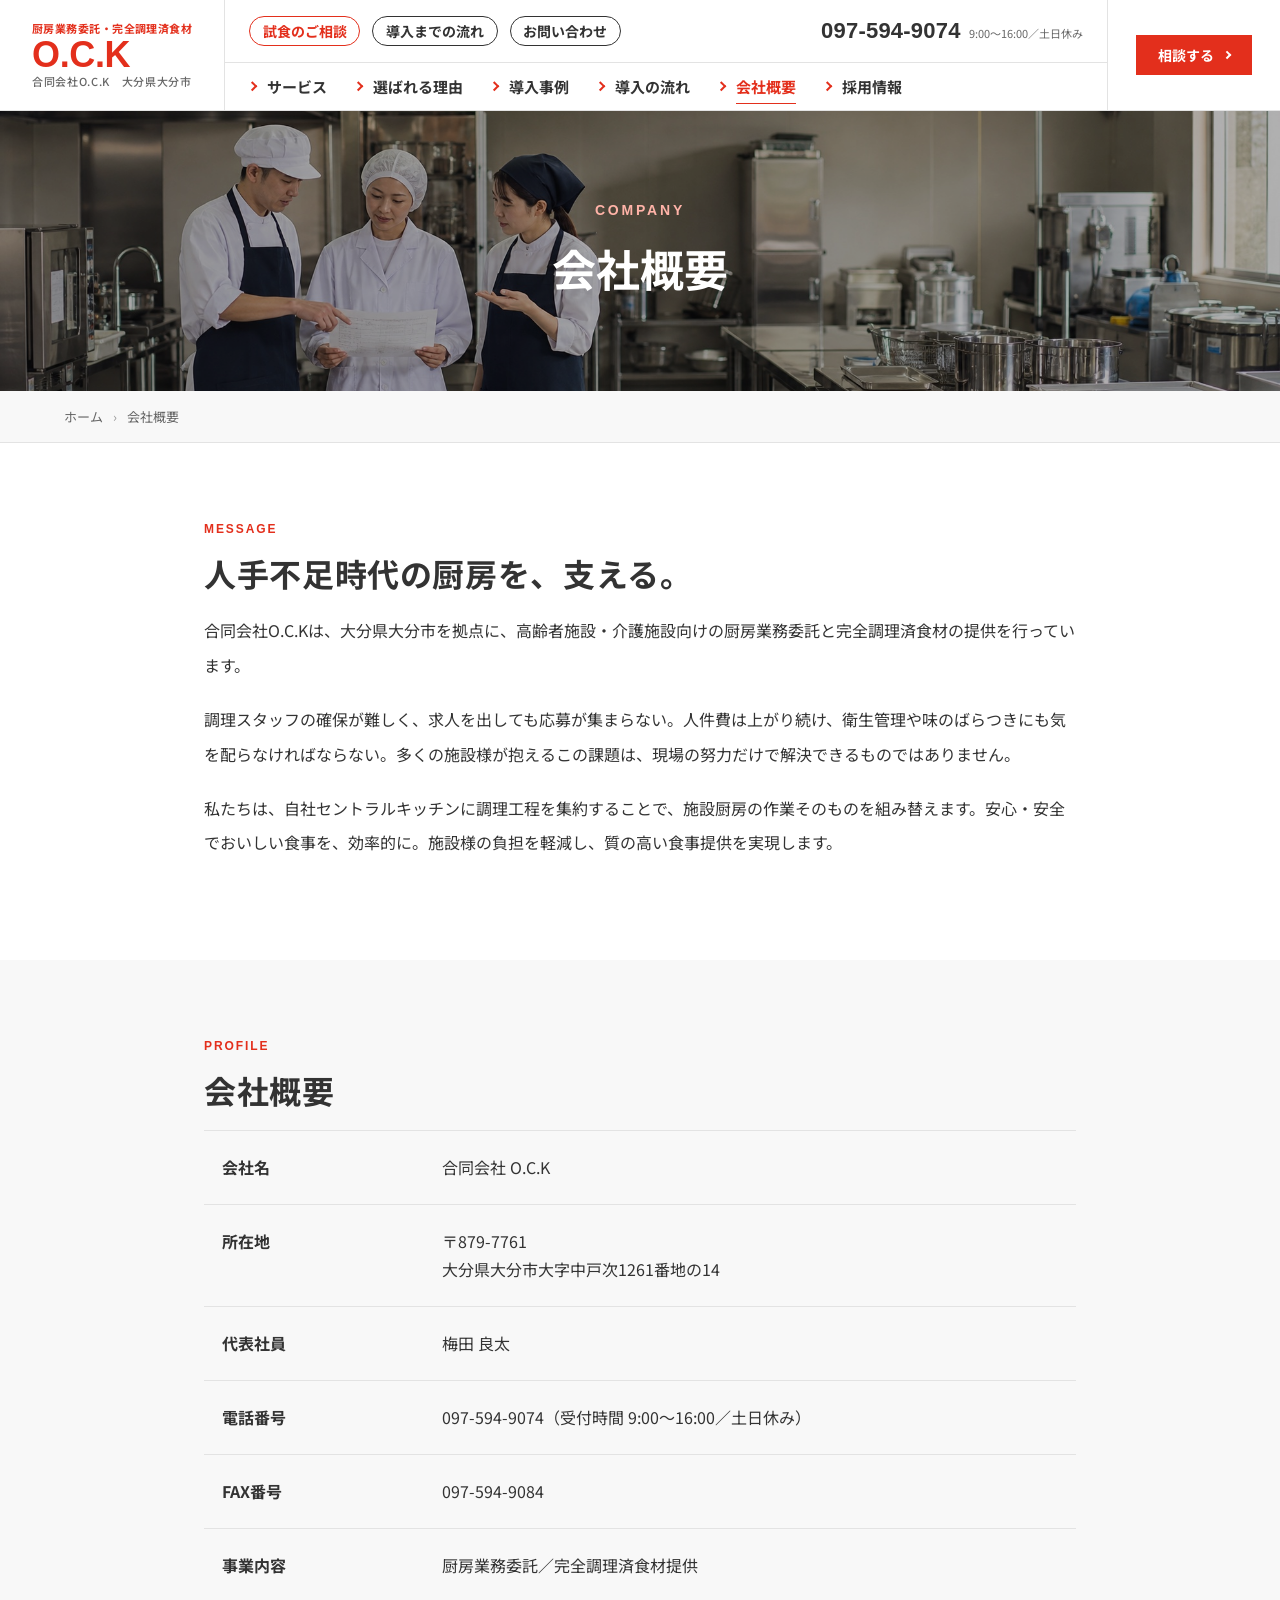
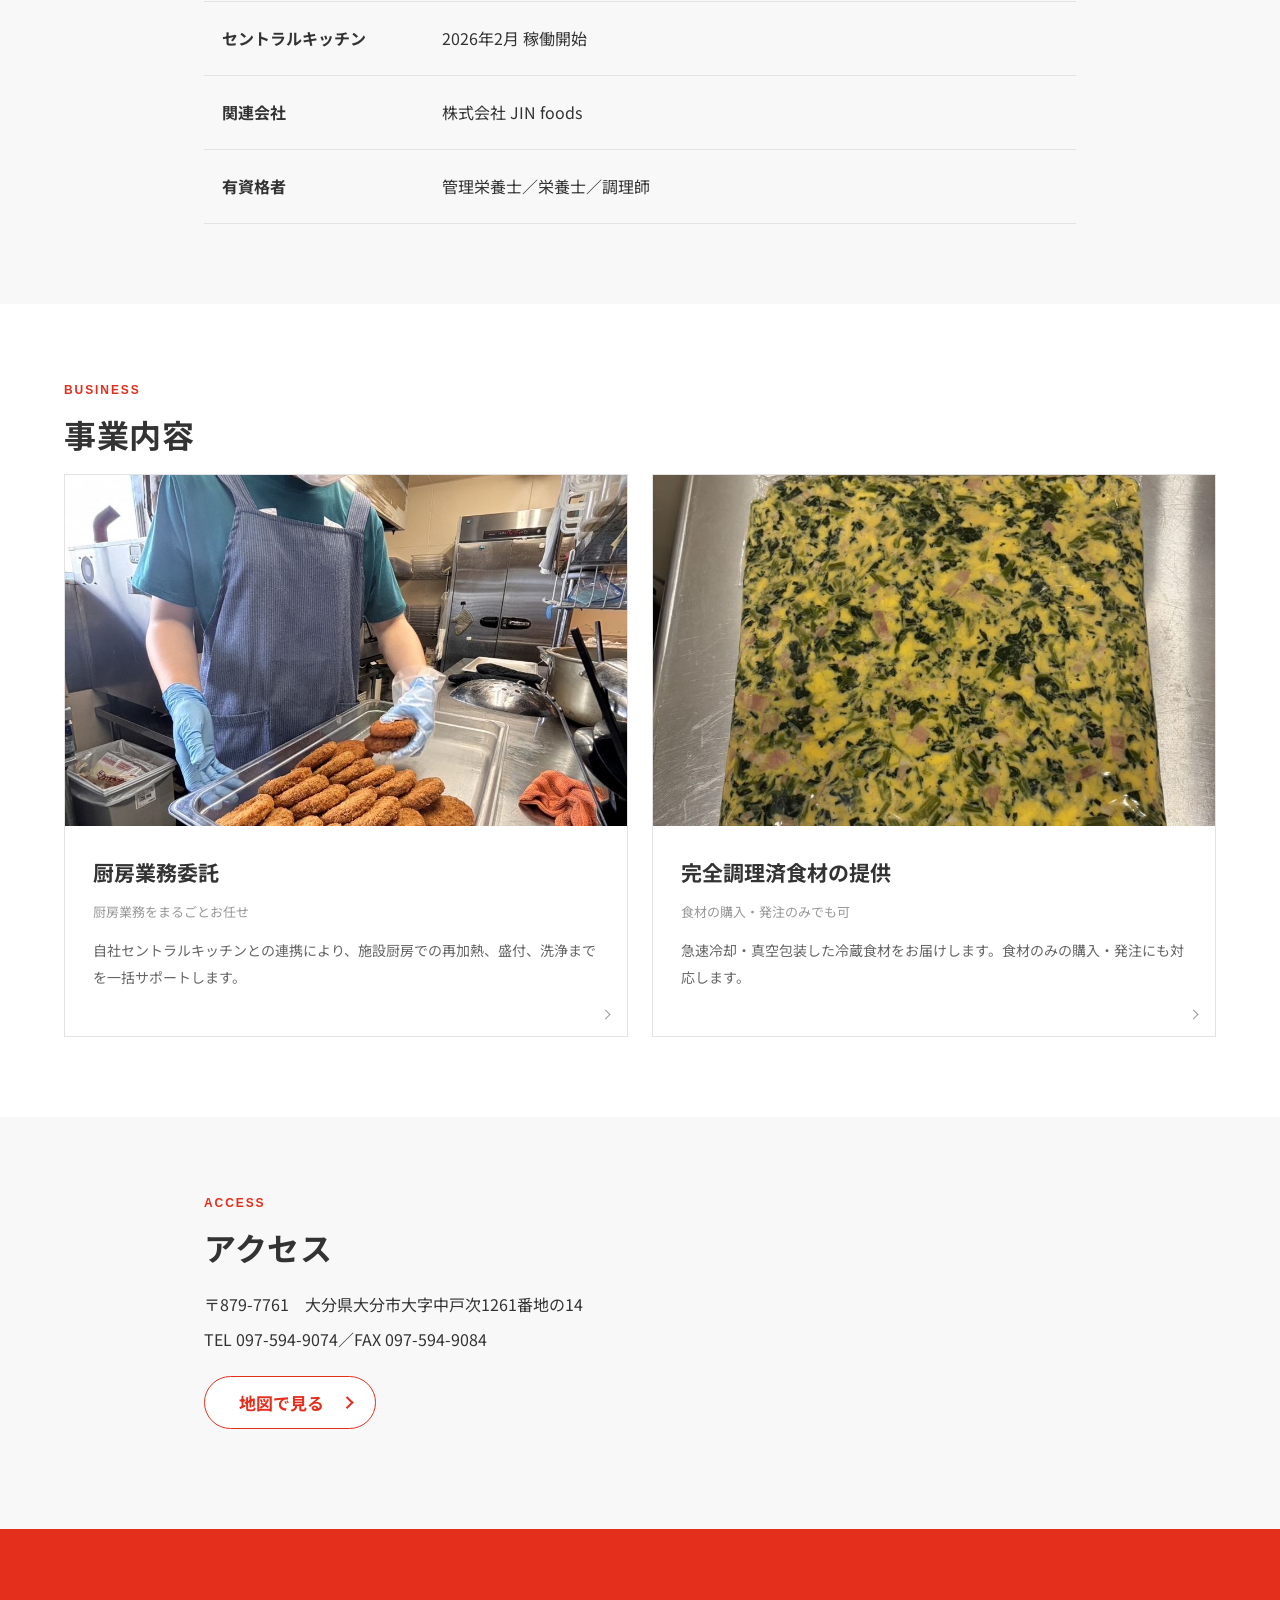
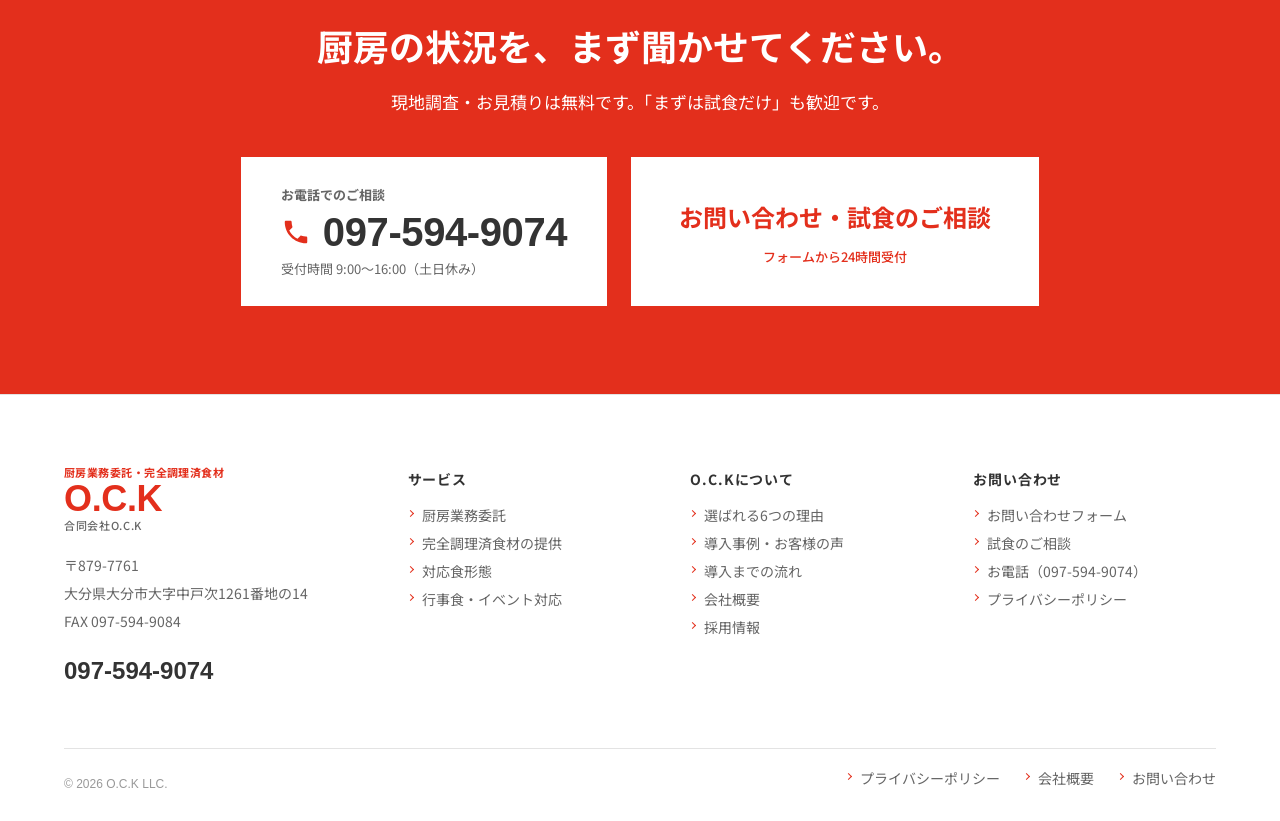
<file: company.html>
<!DOCTYPE html>
<html lang="ja">
<head>
<meta charset="UTF-8">
<meta name="viewport" content="width=device-width,initial-scale=1">
<title>会社概要｜合同会社O.C.K</title>
<meta name="description" content="合同会社O.C.K（大分県大分市大字中戸次1261番地の14）の会社概要・事業内容・アクセス。代表社員 梅田良太。">
<meta property="og:title" content="会社概要｜合同会社O.C.K">
<meta property="og:description" content="合同会社O.C.K（大分県大分市大字中戸次1261番地の14）の会社概要・事業内容・アクセス。代表社員 梅田良太。">
<meta property="og:type" content="article">
<meta property="og:image" content="assets/img/company-hero.jpg">
<link rel="preconnect" href="https://fonts.googleapis.com">
<link rel="preconnect" href="https://fonts.gstatic.com" crossorigin>
<link href="https://fonts.googleapis.com/css2?family=Noto+Sans+JP:wght@400;500;700;900&display=swap" rel="stylesheet">
<link rel="icon" href="assets/img/favicon.svg" type="image/svg+xml">
<link rel="stylesheet" href="assets/css/style.css">
</head>
<body>

<div class="home-guide">
  <a href="#gnav">共通メニューに移動</a>
  <a href="#main">ページ本文に移動</a>
  <a href="#footer">フッターに移動</a>
</div>

<div class="Progress" aria-hidden="true"></div>

<!-- ===================== header ===================== -->
<header class="Header">
  <div class="Header__grid">
    <a class="Logo" href="index.html">
      <span class="Logo__tag">厨房業務委託・完全調理済食材</span>
      <span class="Logo__mark">O.C.K</span>
      <span class="Logo__name">合同会社O.C.K　大分県大分市</span>
    </a>

    <div class="Header__main">
      <div class="Header__util">
        <a class="pill pill--red" href="contact.html#shishoku">試食のご相談</a>
        <a class="pill pill--ink" href="flow.html">導入までの流れ</a>
        <a class="pill pill--ink" href="contact.html">お問い合わせ</a>
        <a class="tel" href="tel:0975949074"><b>097-594-9074</b><span>9:00〜16:00／土日休み</span></a>
      </div>
      <nav class="Gnav" id="gnav" aria-label="グローバルナビゲーション">
        <ul class="Gnav__list">
          <li><a href="service.html">サービス</a></li>
          <li><a href="reason.html">選ばれる理由</a></li>
          <li><a href="case.html">導入事例</a></li>
          <li><a href="flow.html">導入の流れ</a></li>
          <li><a href="company.html" aria-current="page">会社概要</a></li>
          <li><a href="recruit.html">採用情報</a></li>
        </ul>
      </nav>
    </div>

    <div class="Header__end">
      <a class="btn-contact" href="contact.html">相談する</a>
    </div>

    <button class="Menubtn" type="button" aria-label="メニューを開く" aria-expanded="false" aria-controls="gnav">
      <span></span><span></span><span></span><i>MENU</i>
    </button>
  </div>
</header>


<main id="main" class="Main">

  <div class="PageHead">
    <img class="PageHead__img--company" src="assets/img/company-hero.jpg" alt="" aria-hidden="true">
    <div class="PageHead__in">
      <h1><span class="en">COMPANY</span>会社概要</h1>
    </div>
  </div>
  <nav class="Breadcrumb" aria-label="パンくずリスト">
    <ol>
        <li><a href="index.html">ホーム</a></li>
        <li>会社概要</li>
    </ol>
  </nav>


  <section class="sec">
    <div class="inner-narrow">
      <h2 class="common_title rv"><span>MESSAGE</span>人手不足時代の厨房を、支える。</h2>
      <div class="prose">
        <p class="rv">合同会社O.C.Kは、大分県大分市を拠点に、高齢者施設・介護施設向けの厨房業務委託と完全調理済食材の提供を行っています。</p>
        <p class="rv">調理スタッフの確保が難しく、求人を出しても応募が集まらない。人件費は上がり続け、衛生管理や味のばらつきにも気を配らなければならない。多くの施設様が抱えるこの課題は、現場の努力だけで解決できるものではありません。</p>
        <p class="rv">私たちは、自社セントラルキッチンに調理工程を集約することで、施設厨房の作業そのものを組み替えます。安心・安全でおいしい食事を、効率的に。施設様の負担を軽減し、質の高い食事提供を実現します。</p>
      </div>
    </div>
  </section>

  <section class="sec sec--grey">
    <div class="inner-narrow">
      <h2 class="common_title rv"><span>PROFILE</span>会社概要</h2>
      <table class="table-company rv">
        <tbody>
          <tr><th>会社名</th><td>合同会社 O.C.K</td></tr>
          <tr><th>所在地</th><td>〒879-7761<br>大分県大分市大字中戸次1261番地の14</td></tr>
          <tr><th>代表社員</th><td>梅田 良太</td></tr>
          <tr><th>電話番号</th><td><a href="tel:0975949074">097-594-9074</a>（受付時間 9:00〜16:00／土日休み）</td></tr>
          <tr><th>FAX番号</th><td>097-594-9084</td></tr>
          <tr><th>事業内容</th><td>厨房業務委託／完全調理済食材提供</td></tr>
          <tr><th>セントラルキッチン</th><td>2026年2月 稼働開始</td></tr>
          <tr><th>関連会社</th><td>株式会社 JIN foods</td></tr>
          <tr><th>有資格者</th><td>管理栄養士／栄養士／調理師</td></tr>
        </tbody>
      </table>
    </div>
  </section>

  <section class="sec">
    <div class="inner">
      <h2 class="common_title rv"><span>BUSINESS</span>事業内容</h2>
      <ul class="cards cards--2 biz" data-stagger="140">
        <li class="rv"><a class="card" href="service.html#itaku">
          <span class="card__img"><img src="assets/img/kitchen-tray.jpg" alt="施設厨房で盛り付けるスタッフ" loading="lazy"></span>
          <span class="card__body"><h3>厨房業務委託</h3>
          <span class="sub">厨房業務をまるごとお任せ</span>
          <p>自社セントラルキッチンとの連携により、施設厨房での再加熱、盛付、洗浄までを一括サポートします。</p></span>
        </a></li>
        <li class="rv"><a class="card" href="service.html#shokuzai">
          <span class="card__img"><img src="assets/img/pack-02.jpg" alt="真空包装された完全調理済食材" loading="lazy"></span>
          <span class="card__body"><h3>完全調理済食材の提供</h3>
          <span class="sub">食材の購入・発注のみでも可</span>
          <p>急速冷却・真空包装した冷蔵食材をお届けします。食材のみの購入・発注にも対応します。</p></span>
        </a></li>
      </ul>
    </div>
  </section>

  <section class="sec sec--grey">
    <div class="inner-narrow">
      <h2 class="common_title rv"><span>ACCESS</span>アクセス</h2>
      <div class="prose">
        <p class="rv">〒879-7761　大分県大分市大字中戸次1261番地の14<br>TEL 097-594-9074／FAX 097-594-9084</p>
        <p class="common_btn rv" style="text-align:left"><a href="https://www.google.com/maps/search/?api=1&amp;query=%E5%A4%A7%E5%88%86%E7%9C%8C%E5%A4%A7%E5%88%86%E5%B8%82%E5%A4%A7%E5%AD%97%E4%B8%AD%E6%88%B8%E6%AC%A11261-14" target="_blank" rel="noopener">地図で見る</a></p>
      </div>
    </div>
  </section>

  <!-- ===================== CTA ===================== -->
  <section class="cta">
    <div class="inner">
      <div class="cta__in">
        <h2 class="rv">厨房の状況を、まず聞かせてください。</h2>
        <p class="rv">現地調査・お見積りは無料です。「まずは試食だけ」も歓迎です。</p>
        <div class="cta__box rv">
          <a class="cta__tel" href="tel:0975949074">
            <span class="lb">お電話でのご相談</span>
            <b><svg viewBox="0 0 24 24" aria-hidden="true"><path d="M6.6 10.8a15.1 15.1 0 0 0 6.6 6.6l2.2-2.2c.3-.3.7-.4 1-.2 1.2.4 2.4.6 3.6.6.6 0 1 .4 1 1V20c0 .6-.4 1-1 1C10.6 21 3 13.4 3 4c0-.6.4-1 1-1h3.5c.6 0 1 .4 1 1 0 1.3.2 2.5.6 3.6.1.4 0 .8-.2 1z"/></svg>097-594-9074</b>
            <span>受付時間 9:00〜16:00（土日休み）</span>
          </a>
          <a class="cta__btn" href="contact.html">
            <strong>お問い合わせ・試食のご相談</strong>
            <span>フォームから24時間受付</span>
          </a>
        </div>
      </div>
    </div>
  </section>


</main>

<footer id="footer" class="Footer">
  <div class="inner">
    <div class="Footer__guide">
      <div class="Footer__brand">
        <a class="Logo" href="index.html">
          <span class="Logo__tag">厨房業務委託・完全調理済食材</span>
          <span class="Logo__mark">O.C.K</span>
          <span class="Logo__name">合同会社O.C.K</span>
        </a>
        <address>
          〒879-7761<br>
          大分県大分市大字中戸次1261番地の14<br>
          FAX 097-594-9084
        </address>
        <a class="tel" href="tel:0975949074">097-594-9074</a>
      </div>
      <div>
        <h3>サービス</h3>
        <ul>
          <li><a href="service.html#itaku">厨房業務委託</a></li>
          <li><a href="service.html#shokuzai">完全調理済食材の提供</a></li>
          <li><a href="service.html#form">対応食形態</a></li>
          <li><a href="service.html#event">行事食・イベント対応</a></li>
        </ul>
      </div>
      <div>
        <h3>O.C.Kについて</h3>
        <ul>
          <li><a href="reason.html">選ばれる6つの理由</a></li>
          <li><a href="case.html">導入事例・お客様の声</a></li>
          <li><a href="flow.html">導入までの流れ</a></li>
          <li><a href="company.html">会社概要</a></li>
          <li><a href="recruit.html">採用情報</a></li>
        </ul>
      </div>
      <div>
        <h3>お問い合わせ</h3>
        <ul>
          <li><a href="contact.html">お問い合わせフォーム</a></li>
          <li><a href="contact.html#shishoku">試食のご相談</a></li>
          <li><a href="tel:0975949074">お電話（097-594-9074）</a></li>
          <li><a href="privacy.html">プライバシーポリシー</a></li>
        </ul>
      </div>
    </div>
    <div class="Footer__foot">
      <small>&copy; 2026 O.C.K LLC.</small>
      <ul>
        <li><a href="privacy.html">プライバシーポリシー</a></li>
        <li><a href="company.html">会社概要</a></li>
        <li><a href="contact.html">お問い合わせ</a></li>
      </ul>
    </div>
  </div>
</footer>
<button class="pagetop" type="button" aria-label="ページ上部へ戻る"></button>
<script src="assets/js/main.js"></script>
</body>
</html>
</file>
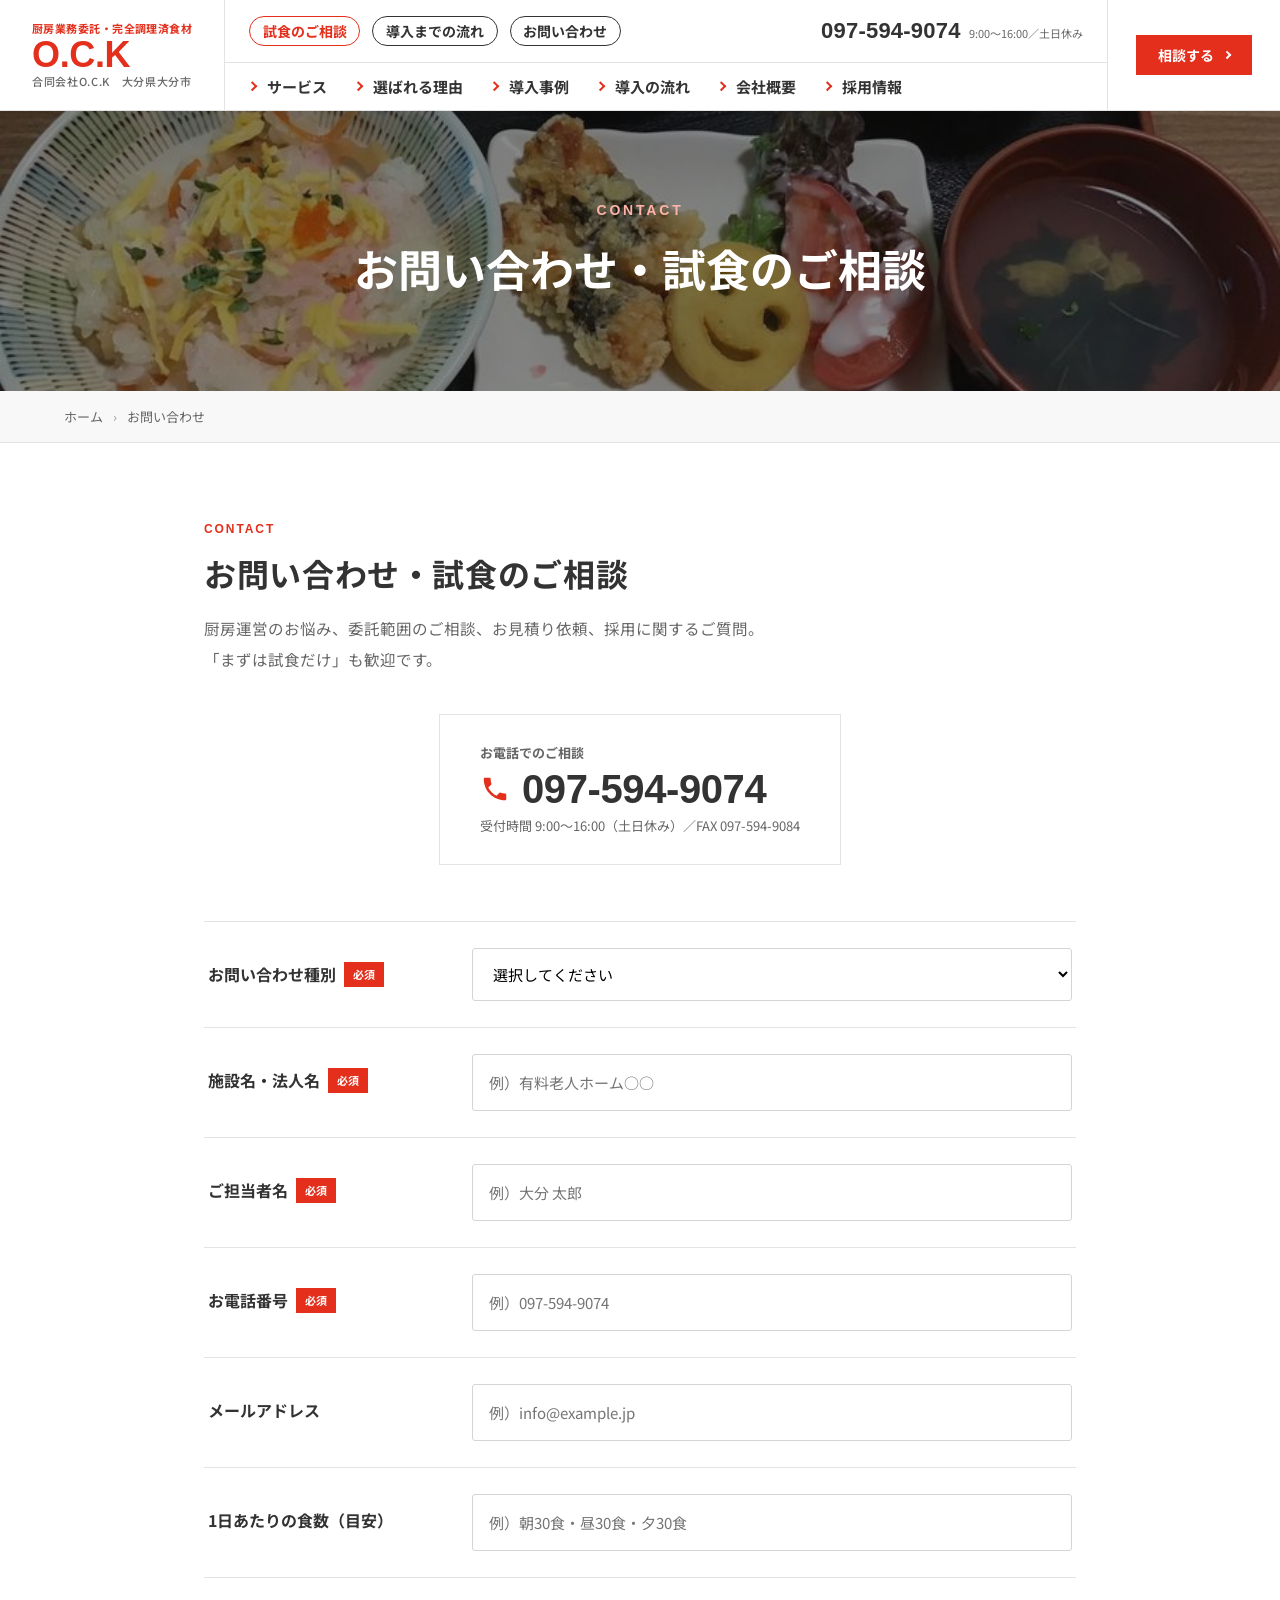
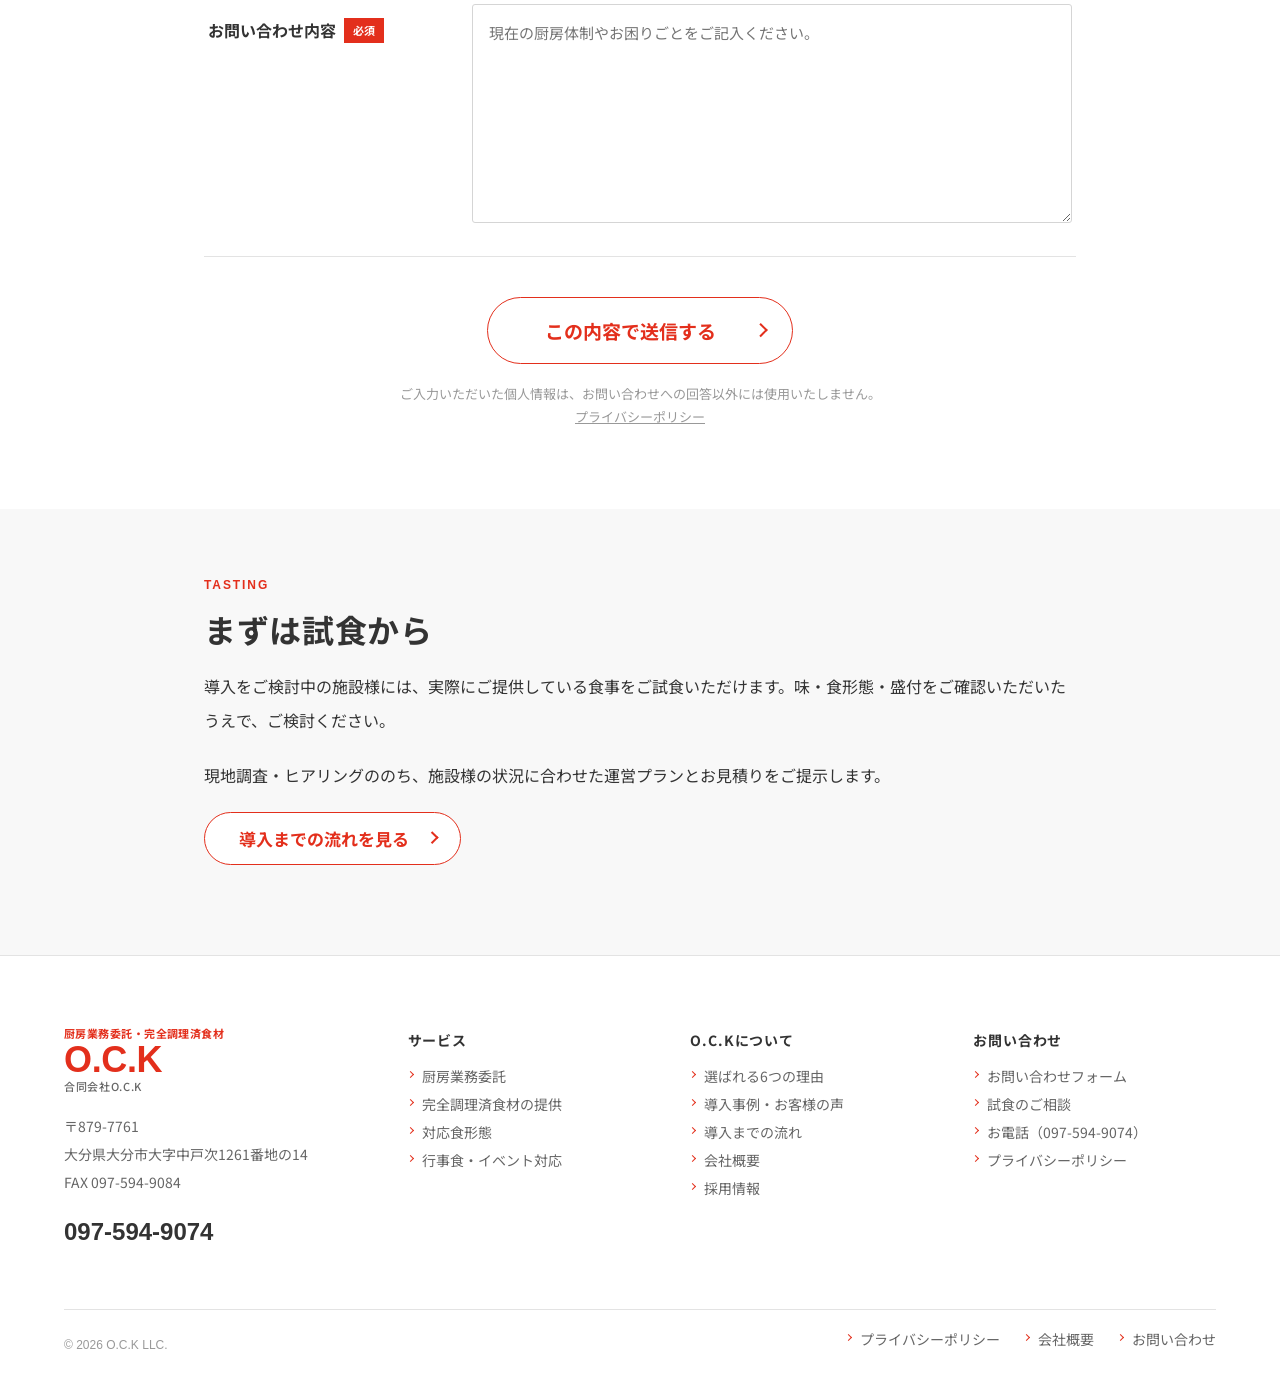
<file: contact.html>
<!DOCTYPE html>
<html lang="ja">
<head>
<meta charset="UTF-8">
<meta name="viewport" content="width=device-width,initial-scale=1">
<title>お問い合わせ・試食のご相談｜合同会社O.C.K</title>
<meta name="description" content="合同会社O.C.Kへのお問い合わせ。厨房業務委託・完全調理済食材のご相談、試食・お見積り、採用のご質問。TEL 097-594-9074。">
<meta property="og:title" content="お問い合わせ・試食のご相談｜合同会社O.C.K">
<meta property="og:description" content="合同会社O.C.Kへのお問い合わせ。厨房業務委託・完全調理済食材のご相談、試食・お見積り、採用のご質問。TEL 097-594-9074。">
<meta property="og:type" content="article">
<meta property="og:image" content="assets/img/banner-02.jpg">
<link rel="preconnect" href="https://fonts.googleapis.com">
<link rel="preconnect" href="https://fonts.gstatic.com" crossorigin>
<link href="https://fonts.googleapis.com/css2?family=Noto+Sans+JP:wght@400;500;700;900&display=swap" rel="stylesheet">
<link rel="icon" href="assets/img/favicon.svg" type="image/svg+xml">
<link rel="stylesheet" href="assets/css/style.css">
</head>
<body>

<div class="home-guide">
  <a href="#gnav">共通メニューに移動</a>
  <a href="#main">ページ本文に移動</a>
  <a href="#footer">フッターに移動</a>
</div>

<div class="Progress" aria-hidden="true"></div>

<!-- ===================== header ===================== -->
<header class="Header">
  <div class="Header__grid">
    <a class="Logo" href="index.html">
      <span class="Logo__tag">厨房業務委託・完全調理済食材</span>
      <span class="Logo__mark">O.C.K</span>
      <span class="Logo__name">合同会社O.C.K　大分県大分市</span>
    </a>

    <div class="Header__main">
      <div class="Header__util">
        <a class="pill pill--red" href="contact.html#shishoku">試食のご相談</a>
        <a class="pill pill--ink" href="flow.html">導入までの流れ</a>
        <a class="pill pill--ink" href="contact.html" aria-current="page">お問い合わせ</a>
        <a class="tel" href="tel:0975949074"><b>097-594-9074</b><span>9:00〜16:00／土日休み</span></a>
      </div>
      <nav class="Gnav" id="gnav" aria-label="グローバルナビゲーション">
        <ul class="Gnav__list">
          <li><a href="service.html">サービス</a></li>
          <li><a href="reason.html">選ばれる理由</a></li>
          <li><a href="case.html">導入事例</a></li>
          <li><a href="flow.html">導入の流れ</a></li>
          <li><a href="company.html">会社概要</a></li>
          <li><a href="recruit.html">採用情報</a></li>
        </ul>
      </nav>
    </div>

    <div class="Header__end">
      <a class="btn-contact" href="contact.html">相談する</a>
    </div>

    <button class="Menubtn" type="button" aria-label="メニューを開く" aria-expanded="false" aria-controls="gnav">
      <span></span><span></span><span></span><i>MENU</i>
    </button>
  </div>
</header>


<main id="main" class="Main">

  <div class="PageHead">
    <img src="assets/img/meal-01.jpg" alt="" aria-hidden="true">
    <div class="PageHead__in">
      <h1><span class="en">CONTACT</span>お問い合わせ・試食のご相談</h1>
    </div>
  </div>
  <nav class="Breadcrumb" aria-label="パンくずリスト">
    <ol>
        <li><a href="index.html">ホーム</a></li>
        <li>お問い合わせ</li>
    </ol>
  </nav>


  <section class="sec">
    <div class="inner-narrow">
      <h2 class="common_title rv"><span>CONTACT</span>お問い合わせ・試食のご相談</h2>
      <p class="sec-lead rv">厨房運営のお悩み、委託範囲のご相談、お見積り依頼、採用に関するご質問。<br>「まずは試食だけ」も歓迎です。</p>

      <div class="cta__box rv" style="margin-bottom:5.6rem">
        <a class="cta__tel" href="tel:0975949074" style="border:1px solid var(--line-2)">
          <span class="lb">お電話でのご相談</span>
          <b><svg viewBox="0 0 24 24" aria-hidden="true"><path d="M6.6 10.8a15.1 15.1 0 0 0 6.6 6.6l2.2-2.2c.3-.3.7-.4 1-.2 1.2.4 2.4.6 3.6.6.6 0 1 .4 1 1V20c0 .6-.4 1-1 1C10.6 21 3 13.4 3 4c0-.6.4-1 1-1h3.5c.6 0 1 .4 1 1 0 1.3.2 2.5.6 3.6.1.4 0 .8-.2 1z"/></svg>097-594-9074</b>
          <span>受付時間 9:00〜16:00（土日休み）／FAX 097-594-9084</span>
        </a>
      </div>

      <form class="form-block rv" data-demo>
        <div class="form-row">
          <label for="f-type">お問い合わせ種別<span class="req">必須</span></label>
          <div><select id="f-type" name="type" required>
            <option value="">選択してください</option>
            <option>厨房業務委託について</option>
            <option>完全調理済食材について</option>
            <option>試食のご相談</option>
            <option>お見積りのご依頼</option>
            <option>採用へのご応募・ご質問</option>
            <option>その他</option>
          </select></div>
        </div>
        <div class="form-row"><label for="f-org">施設名・法人名<span class="req">必須</span></label>
          <div><input id="f-org" name="org" type="text" required autocomplete="organization" placeholder="例）有料老人ホーム○○"></div></div>
        <div class="form-row"><label for="f-name">ご担当者名<span class="req">必須</span></label>
          <div><input id="f-name" name="name" type="text" required autocomplete="name" placeholder="例）大分 太郎"></div></div>
        <div class="form-row"><label for="f-tel">お電話番号<span class="req">必須</span></label>
          <div><input id="f-tel" name="tel" type="tel" required autocomplete="tel" placeholder="例）097-594-9074"></div></div>
        <div class="form-row"><label for="f-mail">メールアドレス</label>
          <div><input id="f-mail" name="email" type="email" autocomplete="email" placeholder="例）info@example.jp"></div></div>
        <div class="form-row"><label for="f-meals">1日あたりの食数（目安）</label>
          <div><input id="f-meals" name="meals" type="text" placeholder="例）朝30食・昼30食・夕30食"></div></div>
        <div class="form-row"><label for="f-body">お問い合わせ内容<span class="req">必須</span></label>
          <div><textarea id="f-body" name="body" rows="7" required placeholder="現在の厨房体制やお困りごとをご記入ください。"></textarea></div></div>
        <div class="form-submit">
          <button class="common_btn" type="submit">この内容で送信する</button>
          <p class="form-note-s">ご入力いただいた個人情報は、お問い合わせへの回答以外には使用いたしません。<br><a href="privacy.html" style="text-decoration:underline">プライバシーポリシー</a></p>
        </div>
      </form>
    </div>
  </section>

  <section class="sec sec--grey sec--tight" id="shishoku">
    <div class="inner-narrow">
      <h2 class="common_title rv"><span>TASTING</span>まずは試食から</h2>
      <div class="prose">
        <p class="rv">導入をご検討中の施設様には、実際にご提供している食事をご試食いただけます。味・食形態・盛付をご確認いただいたうえで、ご検討ください。</p>
        <p class="rv">現地調査・ヒアリングののち、施設様の状況に合わせた運営プランとお見積りをご提示します。</p>
        <p class="common_btn rv" style="text-align:left"><a href="flow.html">導入までの流れを見る</a></p>
      </div>
    </div>
  </section>


</main>

<footer id="footer" class="Footer">
  <div class="inner">
    <div class="Footer__guide">
      <div class="Footer__brand">
        <a class="Logo" href="index.html">
          <span class="Logo__tag">厨房業務委託・完全調理済食材</span>
          <span class="Logo__mark">O.C.K</span>
          <span class="Logo__name">合同会社O.C.K</span>
        </a>
        <address>
          〒879-7761<br>
          大分県大分市大字中戸次1261番地の14<br>
          FAX 097-594-9084
        </address>
        <a class="tel" href="tel:0975949074">097-594-9074</a>
      </div>
      <div>
        <h3>サービス</h3>
        <ul>
          <li><a href="service.html#itaku">厨房業務委託</a></li>
          <li><a href="service.html#shokuzai">完全調理済食材の提供</a></li>
          <li><a href="service.html#form">対応食形態</a></li>
          <li><a href="service.html#event">行事食・イベント対応</a></li>
        </ul>
      </div>
      <div>
        <h3>O.C.Kについて</h3>
        <ul>
          <li><a href="reason.html">選ばれる6つの理由</a></li>
          <li><a href="case.html">導入事例・お客様の声</a></li>
          <li><a href="flow.html">導入までの流れ</a></li>
          <li><a href="company.html">会社概要</a></li>
          <li><a href="recruit.html">採用情報</a></li>
        </ul>
      </div>
      <div>
        <h3>お問い合わせ</h3>
        <ul>
          <li><a href="contact.html">お問い合わせフォーム</a></li>
          <li><a href="contact.html#shishoku">試食のご相談</a></li>
          <li><a href="tel:0975949074">お電話（097-594-9074）</a></li>
          <li><a href="privacy.html">プライバシーポリシー</a></li>
        </ul>
      </div>
    </div>
    <div class="Footer__foot">
      <small>&copy; 2026 O.C.K LLC.</small>
      <ul>
        <li><a href="privacy.html">プライバシーポリシー</a></li>
        <li><a href="company.html">会社概要</a></li>
        <li><a href="contact.html">お問い合わせ</a></li>
      </ul>
    </div>
  </div>
</footer>
<button class="pagetop" type="button" aria-label="ページ上部へ戻る"></button>
<script src="assets/js/main.js"></script>
</body>
</html>
</file>
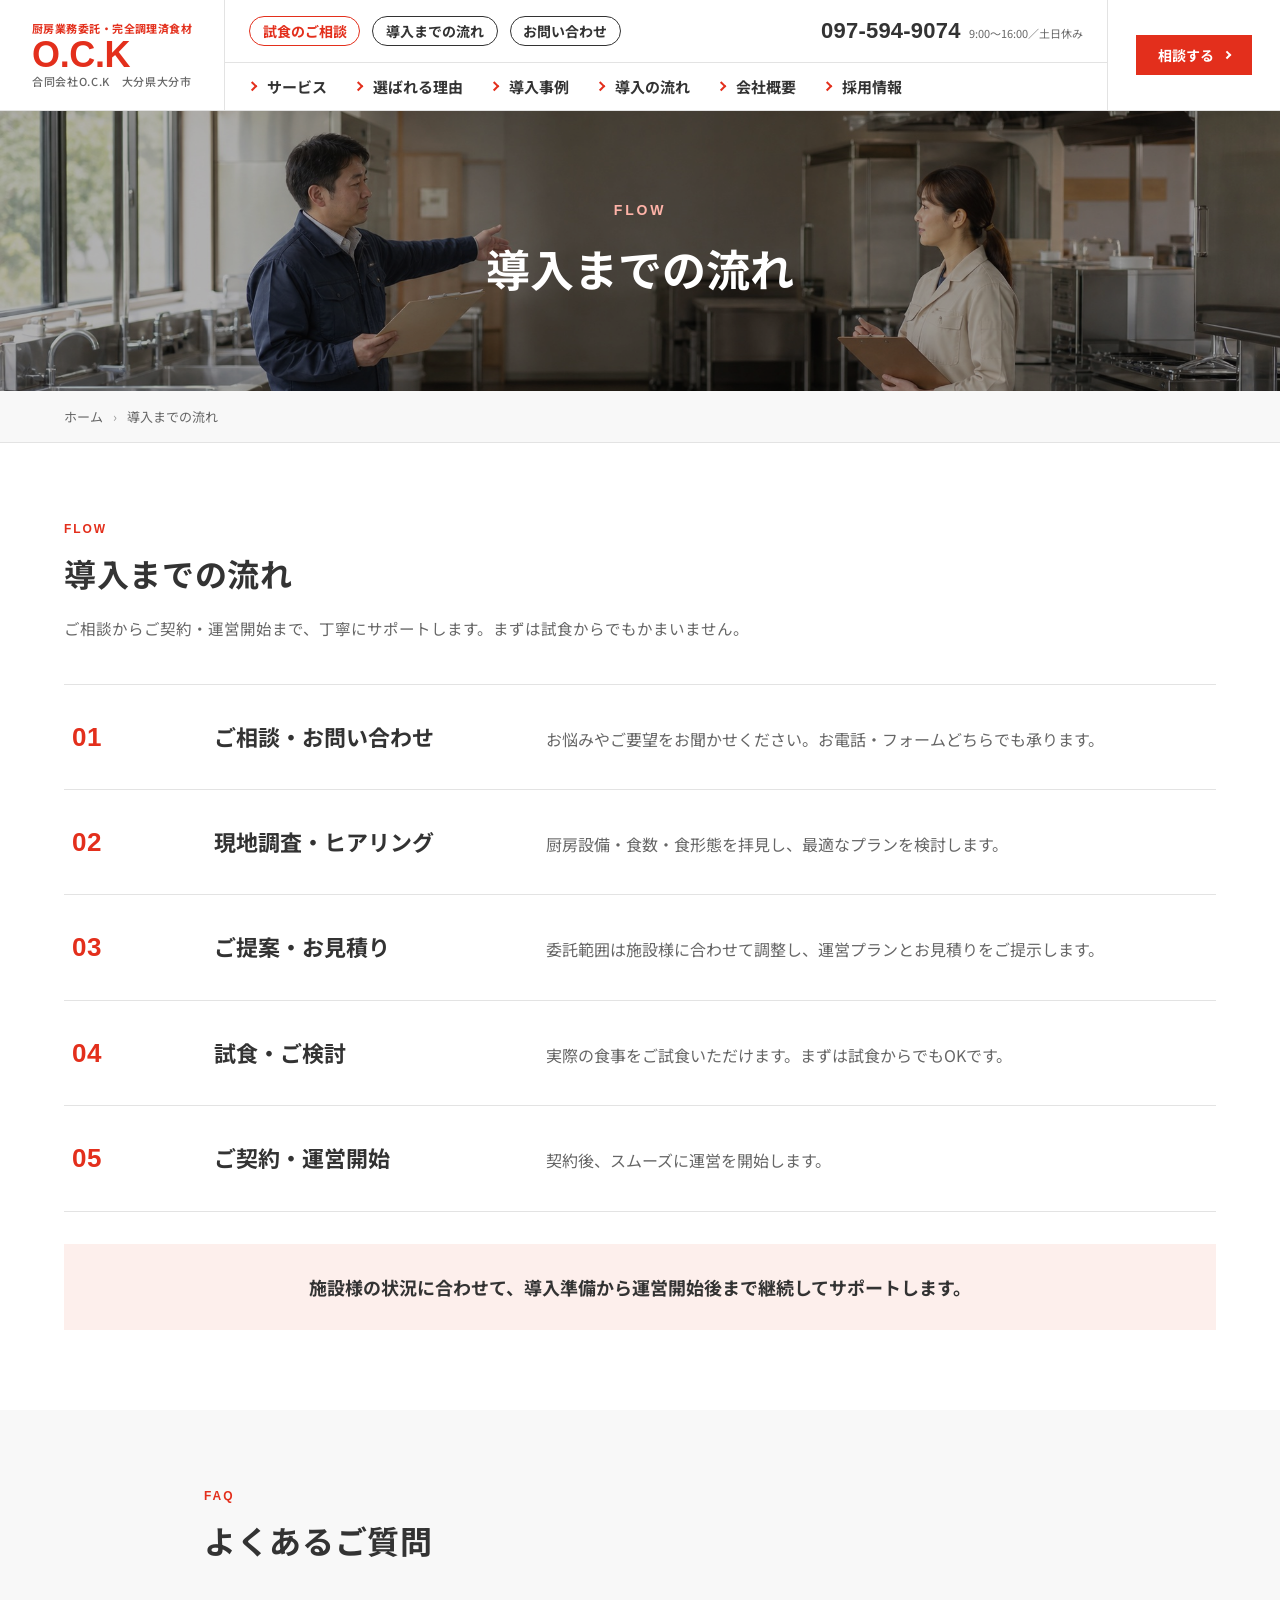
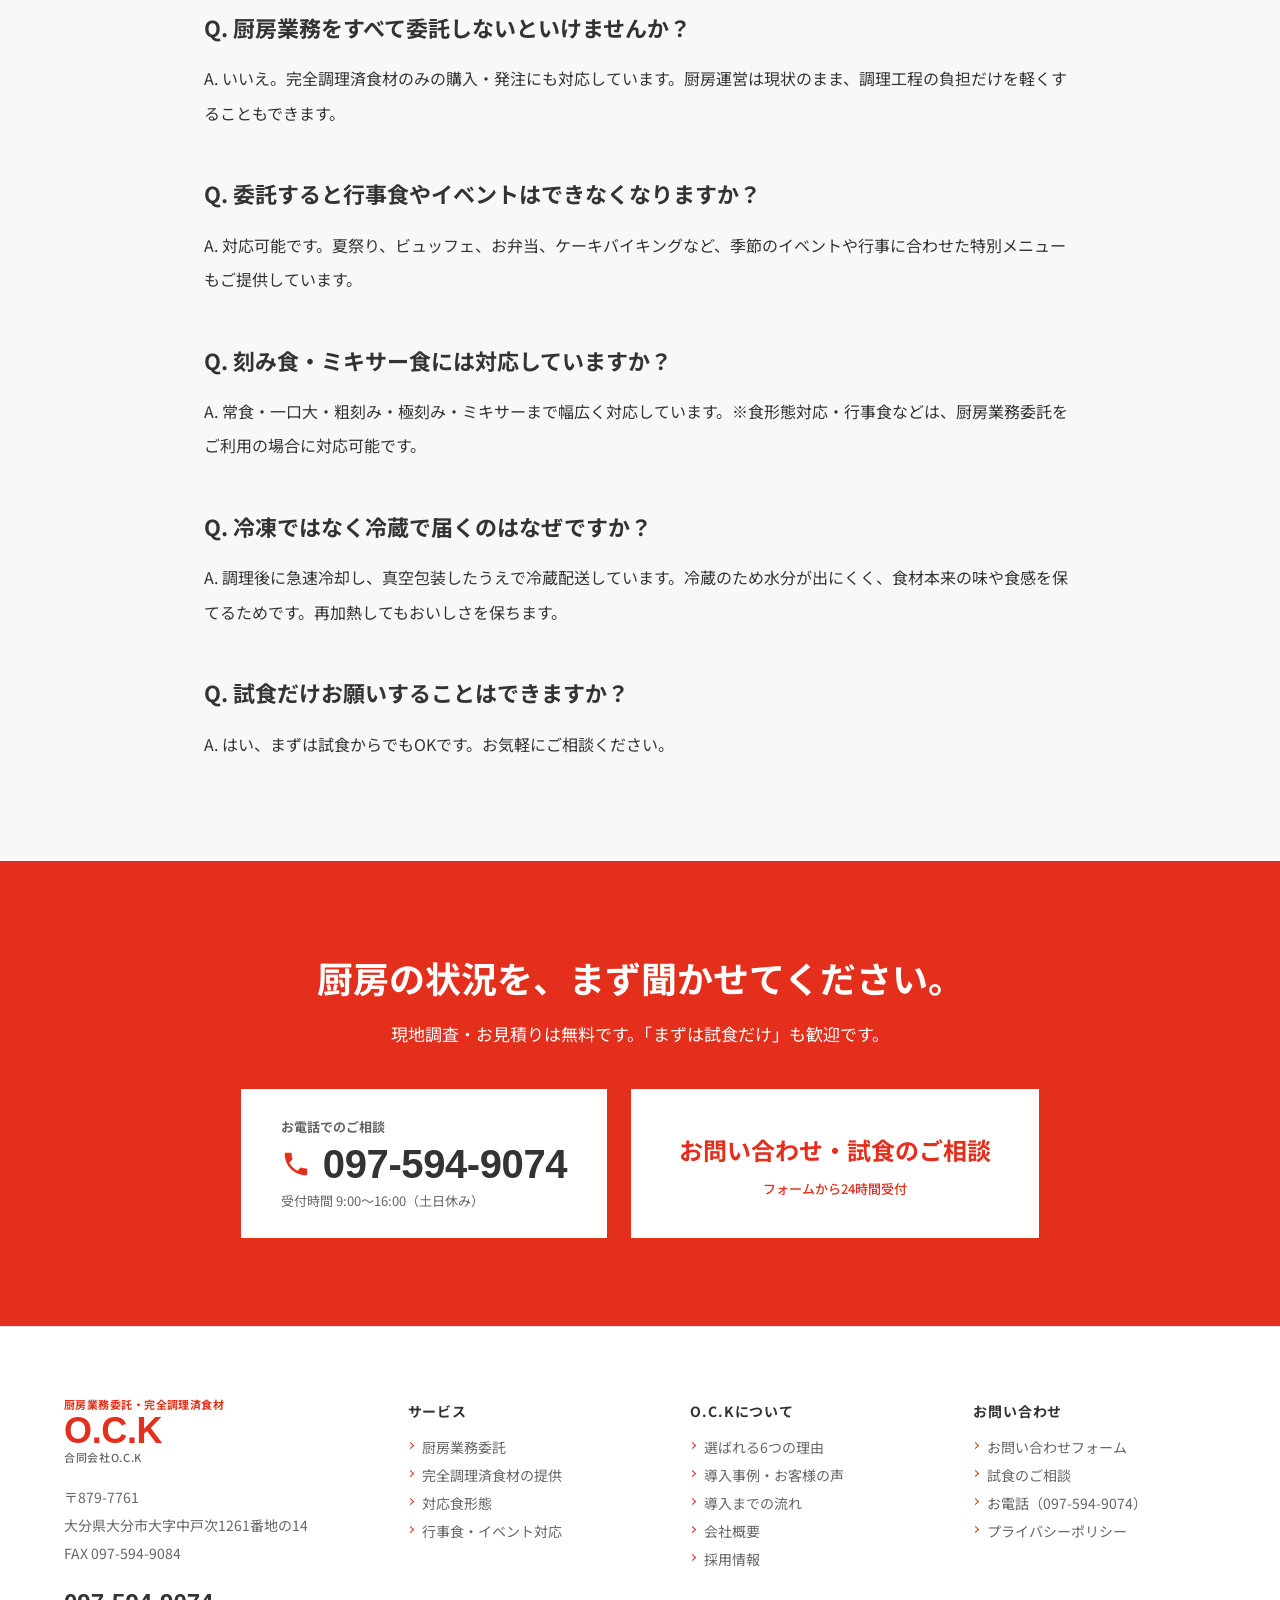
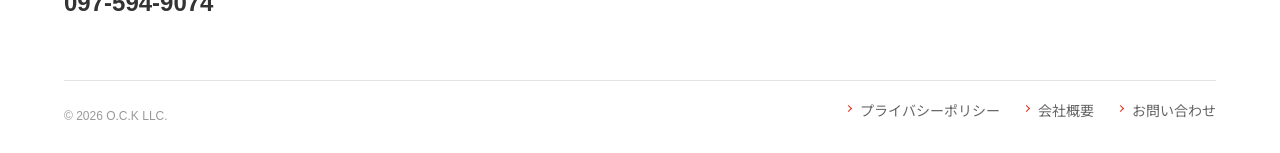
<file: flow.html>
<!DOCTYPE html>
<html lang="ja">
<head>
<meta charset="UTF-8">
<meta name="viewport" content="width=device-width,initial-scale=1">
<title>導入までの流れ｜合同会社O.C.K</title>
<meta name="description" content="ご相談から現地調査、ご提案・お見積り、試食、ご契約・運営開始まで。導入の流れとよくあるご質問。">
<meta property="og:title" content="導入までの流れ｜合同会社O.C.K">
<meta property="og:description" content="ご相談から現地調査、ご提案・お見積り、試食、ご契約・運営開始まで。導入の流れとよくあるご質問。">
<meta property="og:type" content="article">
<meta property="og:image" content="assets/img/flow-hero.jpg">
<link rel="preconnect" href="https://fonts.googleapis.com">
<link rel="preconnect" href="https://fonts.gstatic.com" crossorigin>
<link href="https://fonts.googleapis.com/css2?family=Noto+Sans+JP:wght@400;500;700;900&display=swap" rel="stylesheet">
<link rel="icon" href="assets/img/favicon.svg" type="image/svg+xml">
<link rel="stylesheet" href="assets/css/style.css">
</head>
<body>

<div class="home-guide">
  <a href="#gnav">共通メニューに移動</a>
  <a href="#main">ページ本文に移動</a>
  <a href="#footer">フッターに移動</a>
</div>

<div class="Progress" aria-hidden="true"></div>

<!-- ===================== header ===================== -->
<header class="Header">
  <div class="Header__grid">
    <a class="Logo" href="index.html">
      <span class="Logo__tag">厨房業務委託・完全調理済食材</span>
      <span class="Logo__mark">O.C.K</span>
      <span class="Logo__name">合同会社O.C.K　大分県大分市</span>
    </a>

    <div class="Header__main">
      <div class="Header__util">
        <a class="pill pill--red" href="contact.html#shishoku">試食のご相談</a>
        <a class="pill pill--ink" href="flow.html" aria-current="page">導入までの流れ</a>
        <a class="pill pill--ink" href="contact.html">お問い合わせ</a>
        <a class="tel" href="tel:0975949074"><b>097-594-9074</b><span>9:00〜16:00／土日休み</span></a>
      </div>
      <nav class="Gnav" id="gnav" aria-label="グローバルナビゲーション">
        <ul class="Gnav__list">
          <li><a href="service.html">サービス</a></li>
          <li><a href="reason.html">選ばれる理由</a></li>
          <li><a href="case.html">導入事例</a></li>
          <li><a href="flow.html">導入の流れ</a></li>
          <li><a href="company.html">会社概要</a></li>
          <li><a href="recruit.html">採用情報</a></li>
        </ul>
      </nav>
    </div>

    <div class="Header__end">
      <a class="btn-contact" href="contact.html">相談する</a>
    </div>

    <button class="Menubtn" type="button" aria-label="メニューを開く" aria-expanded="false" aria-controls="gnav">
      <span></span><span></span><span></span><i>MENU</i>
    </button>
  </div>
</header>


<main id="main" class="Main">

  <div class="PageHead">
    <img class="PageHead__img--flow" src="assets/img/flow-hero.jpg" alt="" aria-hidden="true">
    <div class="PageHead__in">
      <h1><span class="en">FLOW</span>導入までの流れ</h1>
    </div>
  </div>
  <nav class="Breadcrumb" aria-label="パンくずリスト">
    <ol>
        <li><a href="index.html">ホーム</a></li>
        <li>導入までの流れ</li>
    </ol>
  </nav>


  <section class="sec">
    <div class="inner">
      <h2 class="common_title rv"><span>FLOW</span>導入までの流れ</h2>
      <p class="sec-lead rv">ご相談からご契約・運営開始まで、丁寧にサポートします。まずは試食からでもかまいません。</p>
      <ol class="flow" data-stagger="80">
        <li class="rv"><span class="n">01</span><h3>ご相談・お問い合わせ</h3><p>お悩みやご要望をお聞かせください。お電話・フォームどちらでも承ります。</p></li>
        <li class="rv"><span class="n">02</span><h3>現地調査・ヒアリング</h3><p>厨房設備・食数・食形態を拝見し、最適なプランを検討します。</p></li>
        <li class="rv"><span class="n">03</span><h3>ご提案・お見積り</h3><p>委託範囲は施設様に合わせて調整し、運営プランとお見積りをご提示します。</p></li>
        <li class="rv"><span class="n">04</span><h3>試食・ご検討</h3><p>実際の食事をご試食いただけます。まずは試食からでもOKです。</p></li>
        <li class="rv"><span class="n">05</span><h3>ご契約・運営開始</h3><p>契約後、スムーズに運営を開始します。</p></li>
      </ol>
      <p class="flow-support rv">施設様の状況に合わせて、導入準備から運営開始後まで継続してサポートします。</p>
    </div>
  </section>

  <section class="sec sec--grey">
    <div class="inner-narrow">
      <h2 class="common_title rv"><span>FAQ</span>よくあるご質問</h2>
      <div class="prose">
        <h3 class="rv">Q. 厨房業務をすべて委託しないといけませんか？</h3>
        <p class="rv">A. いいえ。完全調理済食材のみの購入・発注にも対応しています。厨房運営は現状のまま、調理工程の負担だけを軽くすることもできます。</p>
        <h3 class="rv">Q. 委託すると行事食やイベントはできなくなりますか？</h3>
        <p class="rv">A. 対応可能です。夏祭り、ビュッフェ、お弁当、ケーキバイキングなど、季節のイベントや行事に合わせた特別メニューもご提供しています。</p>
        <h3 class="rv">Q. 刻み食・ミキサー食には対応していますか？</h3>
        <p class="rv">A. 常食・一口大・粗刻み・極刻み・ミキサーまで幅広く対応しています。※食形態対応・行事食などは、厨房業務委託をご利用の場合に対応可能です。</p>
        <h3 class="rv">Q. 冷凍ではなく冷蔵で届くのはなぜですか？</h3>
        <p class="rv">A. 調理後に急速冷却し、真空包装したうえで冷蔵配送しています。冷蔵のため水分が出にくく、食材本来の味や食感を保てるためです。再加熱してもおいしさを保ちます。</p>
        <h3 class="rv">Q. 試食だけお願いすることはできますか？</h3>
        <p class="rv">A. はい、まずは試食からでもOKです。お気軽にご相談ください。</p>
      </div>
    </div>
  </section>

  <!-- ===================== CTA ===================== -->
  <section class="cta">
    <div class="inner">
      <div class="cta__in">
        <h2 class="rv">厨房の状況を、まず聞かせてください。</h2>
        <p class="rv">現地調査・お見積りは無料です。「まずは試食だけ」も歓迎です。</p>
        <div class="cta__box rv">
          <a class="cta__tel" href="tel:0975949074">
            <span class="lb">お電話でのご相談</span>
            <b><svg viewBox="0 0 24 24" aria-hidden="true"><path d="M6.6 10.8a15.1 15.1 0 0 0 6.6 6.6l2.2-2.2c.3-.3.7-.4 1-.2 1.2.4 2.4.6 3.6.6.6 0 1 .4 1 1V20c0 .6-.4 1-1 1C10.6 21 3 13.4 3 4c0-.6.4-1 1-1h3.5c.6 0 1 .4 1 1 0 1.3.2 2.5.6 3.6.1.4 0 .8-.2 1z"/></svg>097-594-9074</b>
            <span>受付時間 9:00〜16:00（土日休み）</span>
          </a>
          <a class="cta__btn" href="contact.html">
            <strong>お問い合わせ・試食のご相談</strong>
            <span>フォームから24時間受付</span>
          </a>
        </div>
      </div>
    </div>
  </section>


</main>

<footer id="footer" class="Footer">
  <div class="inner">
    <div class="Footer__guide">
      <div class="Footer__brand">
        <a class="Logo" href="index.html">
          <span class="Logo__tag">厨房業務委託・完全調理済食材</span>
          <span class="Logo__mark">O.C.K</span>
          <span class="Logo__name">合同会社O.C.K</span>
        </a>
        <address>
          〒879-7761<br>
          大分県大分市大字中戸次1261番地の14<br>
          FAX 097-594-9084
        </address>
        <a class="tel" href="tel:0975949074">097-594-9074</a>
      </div>
      <div>
        <h3>サービス</h3>
        <ul>
          <li><a href="service.html#itaku">厨房業務委託</a></li>
          <li><a href="service.html#shokuzai">完全調理済食材の提供</a></li>
          <li><a href="service.html#form">対応食形態</a></li>
          <li><a href="service.html#event">行事食・イベント対応</a></li>
        </ul>
      </div>
      <div>
        <h3>O.C.Kについて</h3>
        <ul>
          <li><a href="reason.html">選ばれる6つの理由</a></li>
          <li><a href="case.html">導入事例・お客様の声</a></li>
          <li><a href="flow.html">導入までの流れ</a></li>
          <li><a href="company.html">会社概要</a></li>
          <li><a href="recruit.html">採用情報</a></li>
        </ul>
      </div>
      <div>
        <h3>お問い合わせ</h3>
        <ul>
          <li><a href="contact.html">お問い合わせフォーム</a></li>
          <li><a href="contact.html#shishoku">試食のご相談</a></li>
          <li><a href="tel:0975949074">お電話（097-594-9074）</a></li>
          <li><a href="privacy.html">プライバシーポリシー</a></li>
        </ul>
      </div>
    </div>
    <div class="Footer__foot">
      <small>&copy; 2026 O.C.K LLC.</small>
      <ul>
        <li><a href="privacy.html">プライバシーポリシー</a></li>
        <li><a href="company.html">会社概要</a></li>
        <li><a href="contact.html">お問い合わせ</a></li>
      </ul>
    </div>
  </div>
</footer>
<button class="pagetop" type="button" aria-label="ページ上部へ戻る"></button>
<script src="assets/js/main.js"></script>
</body>
</html>
</file>
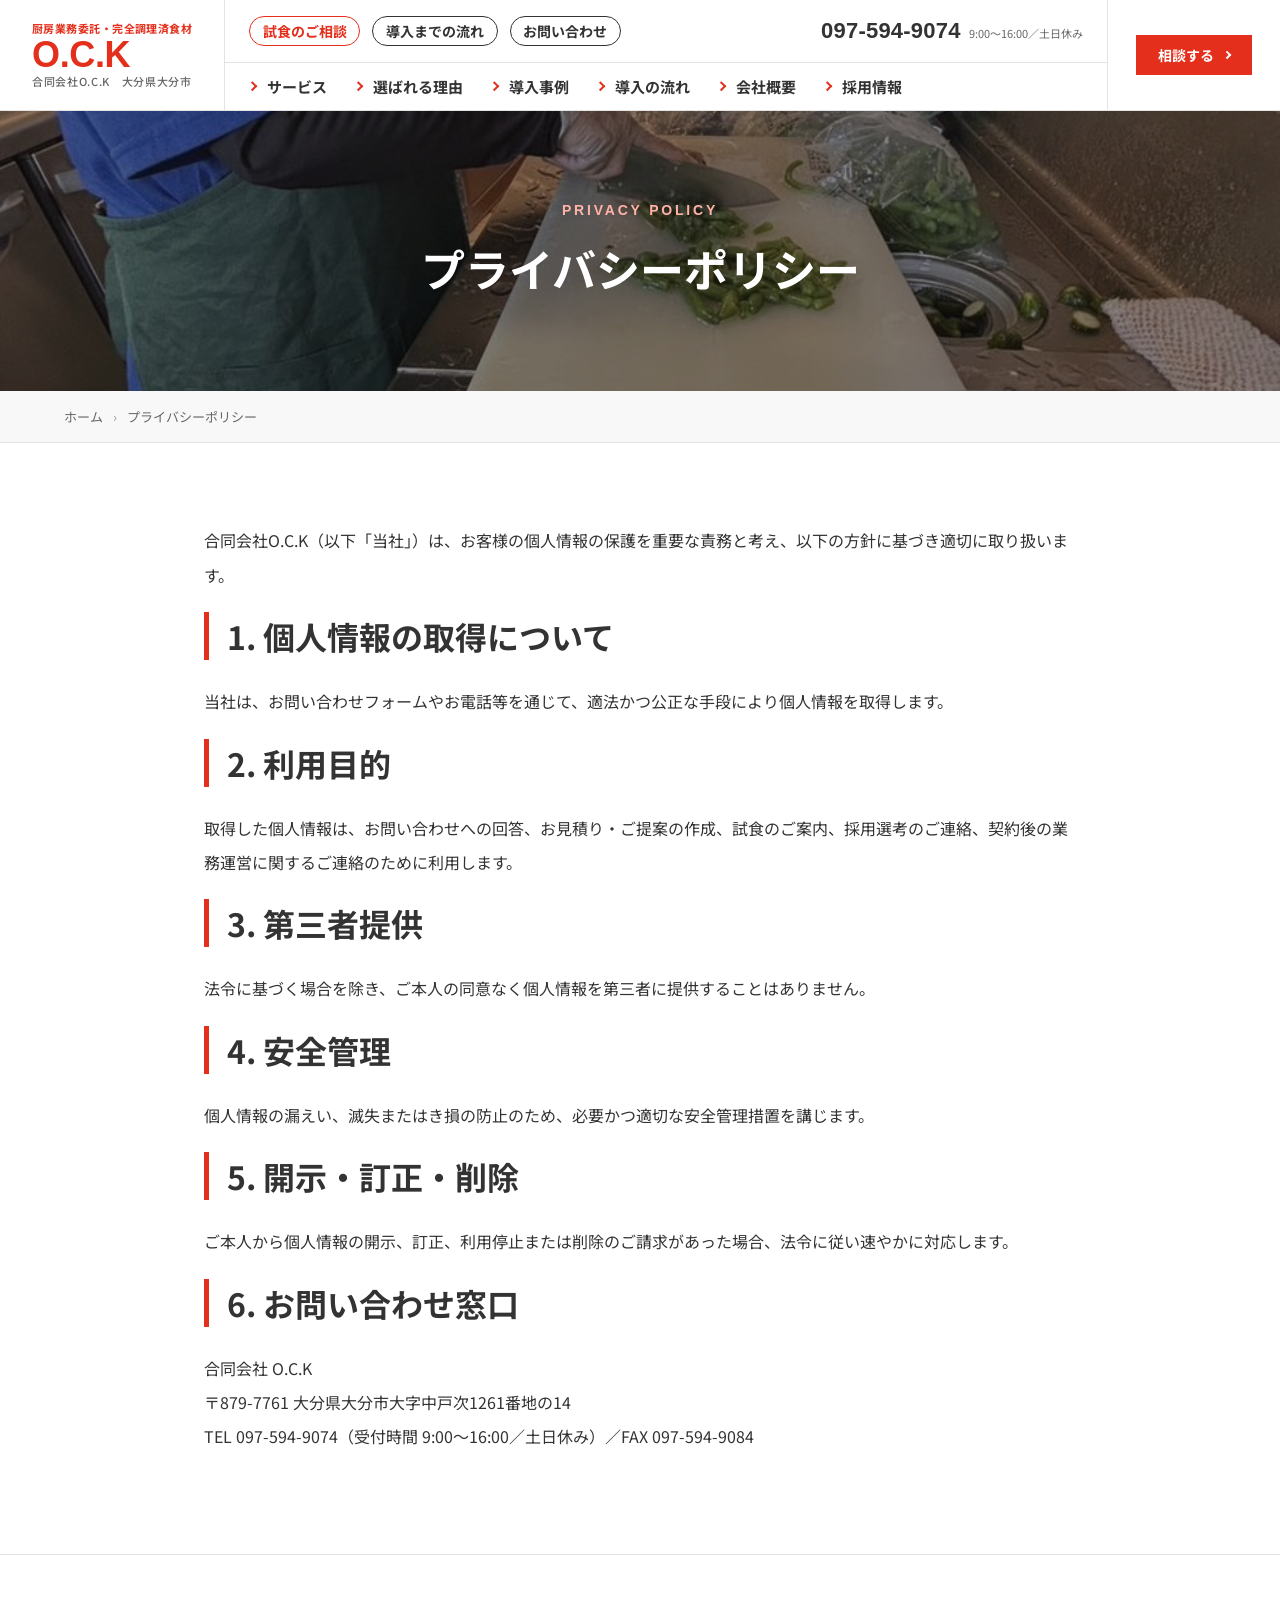
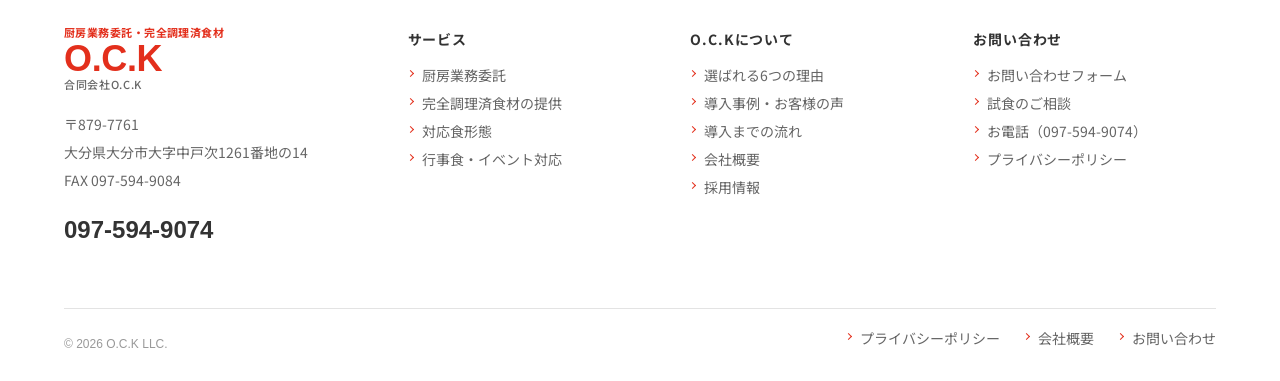
<file: privacy.html>
<!DOCTYPE html>
<html lang="ja">
<head>
<meta charset="UTF-8">
<meta name="viewport" content="width=device-width,initial-scale=1">
<title>プライバシーポリシー｜合同会社O.C.K</title>
<meta name="description" content="合同会社O.C.Kの個人情報保護方針。">
<meta property="og:title" content="プライバシーポリシー｜合同会社O.C.K">
<meta property="og:description" content="合同会社O.C.Kの個人情報保護方針。">
<meta property="og:type" content="article">
<meta property="og:image" content="assets/img/banner-02.jpg">
<link rel="preconnect" href="https://fonts.googleapis.com">
<link rel="preconnect" href="https://fonts.gstatic.com" crossorigin>
<link href="https://fonts.googleapis.com/css2?family=Noto+Sans+JP:wght@400;500;700;900&display=swap" rel="stylesheet">
<link rel="icon" href="assets/img/favicon.svg" type="image/svg+xml">
<link rel="stylesheet" href="assets/css/style.css">
</head>
<body>

<div class="home-guide">
  <a href="#gnav">共通メニューに移動</a>
  <a href="#main">ページ本文に移動</a>
  <a href="#footer">フッターに移動</a>
</div>

<div class="Progress" aria-hidden="true"></div>

<!-- ===================== header ===================== -->
<header class="Header">
  <div class="Header__grid">
    <a class="Logo" href="index.html">
      <span class="Logo__tag">厨房業務委託・完全調理済食材</span>
      <span class="Logo__mark">O.C.K</span>
      <span class="Logo__name">合同会社O.C.K　大分県大分市</span>
    </a>

    <div class="Header__main">
      <div class="Header__util">
        <a class="pill pill--red" href="contact.html#shishoku">試食のご相談</a>
        <a class="pill pill--ink" href="flow.html">導入までの流れ</a>
        <a class="pill pill--ink" href="contact.html">お問い合わせ</a>
        <a class="tel" href="tel:0975949074"><b>097-594-9074</b><span>9:00〜16:00／土日休み</span></a>
      </div>
      <nav class="Gnav" id="gnav" aria-label="グローバルナビゲーション">
        <ul class="Gnav__list">
          <li><a href="service.html">サービス</a></li>
          <li><a href="reason.html">選ばれる理由</a></li>
          <li><a href="case.html">導入事例</a></li>
          <li><a href="flow.html">導入の流れ</a></li>
          <li><a href="company.html">会社概要</a></li>
          <li><a href="recruit.html">採用情報</a></li>
        </ul>
      </nav>
    </div>

    <div class="Header__end">
      <a class="btn-contact" href="contact.html">相談する</a>
    </div>

    <button class="Menubtn" type="button" aria-label="メニューを開く" aria-expanded="false" aria-controls="gnav">
      <span></span><span></span><span></span><i>MENU</i>
    </button>
  </div>
</header>


<main id="main" class="Main">

  <div class="PageHead">
    <img src="assets/img/kitchen-cut.jpg" alt="" aria-hidden="true">
    <div class="PageHead__in">
      <h1><span class="en">PRIVACY POLICY</span>プライバシーポリシー</h1>
    </div>
  </div>
  <nav class="Breadcrumb" aria-label="パンくずリスト">
    <ol>
        <li><a href="index.html">ホーム</a></li>
        <li>プライバシーポリシー</li>
    </ol>
  </nav>


  <section class="sec">
    <div class="inner-narrow">
      <div class="prose">
        <p class="rv">合同会社O.C.K（以下「当社」）は、お客様の個人情報の保護を重要な責務と考え、以下の方針に基づき適切に取り扱います。</p>
        <h2 class="rv">1. 個人情報の取得について</h2>
        <p class="rv">当社は、お問い合わせフォームやお電話等を通じて、適法かつ公正な手段により個人情報を取得します。</p>
        <h2 class="rv">2. 利用目的</h2>
        <p class="rv">取得した個人情報は、お問い合わせへの回答、お見積り・ご提案の作成、試食のご案内、採用選考のご連絡、契約後の業務運営に関するご連絡のために利用します。</p>
        <h2 class="rv">3. 第三者提供</h2>
        <p class="rv">法令に基づく場合を除き、ご本人の同意なく個人情報を第三者に提供することはありません。</p>
        <h2 class="rv">4. 安全管理</h2>
        <p class="rv">個人情報の漏えい、滅失またはき損の防止のため、必要かつ適切な安全管理措置を講じます。</p>
        <h2 class="rv">5. 開示・訂正・削除</h2>
        <p class="rv">ご本人から個人情報の開示、訂正、利用停止または削除のご請求があった場合、法令に従い速やかに対応します。</p>
        <h2 class="rv">6. お問い合わせ窓口</h2>
        <p class="rv">合同会社 O.C.K<br>〒879-7761 大分県大分市大字中戸次1261番地の14<br>TEL 097-594-9074（受付時間 9:00〜16:00／土日休み）／FAX 097-594-9084</p>
      </div>
    </div>
  </section>


</main>

<footer id="footer" class="Footer">
  <div class="inner">
    <div class="Footer__guide">
      <div class="Footer__brand">
        <a class="Logo" href="index.html">
          <span class="Logo__tag">厨房業務委託・完全調理済食材</span>
          <span class="Logo__mark">O.C.K</span>
          <span class="Logo__name">合同会社O.C.K</span>
        </a>
        <address>
          〒879-7761<br>
          大分県大分市大字中戸次1261番地の14<br>
          FAX 097-594-9084
        </address>
        <a class="tel" href="tel:0975949074">097-594-9074</a>
      </div>
      <div>
        <h3>サービス</h3>
        <ul>
          <li><a href="service.html#itaku">厨房業務委託</a></li>
          <li><a href="service.html#shokuzai">完全調理済食材の提供</a></li>
          <li><a href="service.html#form">対応食形態</a></li>
          <li><a href="service.html#event">行事食・イベント対応</a></li>
        </ul>
      </div>
      <div>
        <h3>O.C.Kについて</h3>
        <ul>
          <li><a href="reason.html">選ばれる6つの理由</a></li>
          <li><a href="case.html">導入事例・お客様の声</a></li>
          <li><a href="flow.html">導入までの流れ</a></li>
          <li><a href="company.html">会社概要</a></li>
          <li><a href="recruit.html">採用情報</a></li>
        </ul>
      </div>
      <div>
        <h3>お問い合わせ</h3>
        <ul>
          <li><a href="contact.html">お問い合わせフォーム</a></li>
          <li><a href="contact.html#shishoku">試食のご相談</a></li>
          <li><a href="tel:0975949074">お電話（097-594-9074）</a></li>
          <li><a href="privacy.html">プライバシーポリシー</a></li>
        </ul>
      </div>
    </div>
    <div class="Footer__foot">
      <small>&copy; 2026 O.C.K LLC.</small>
      <ul>
        <li><a href="privacy.html">プライバシーポリシー</a></li>
        <li><a href="company.html">会社概要</a></li>
        <li><a href="contact.html">お問い合わせ</a></li>
      </ul>
    </div>
  </div>
</footer>
<button class="pagetop" type="button" aria-label="ページ上部へ戻る"></button>
<script src="assets/js/main.js"></script>
</body>
</html>
</file>
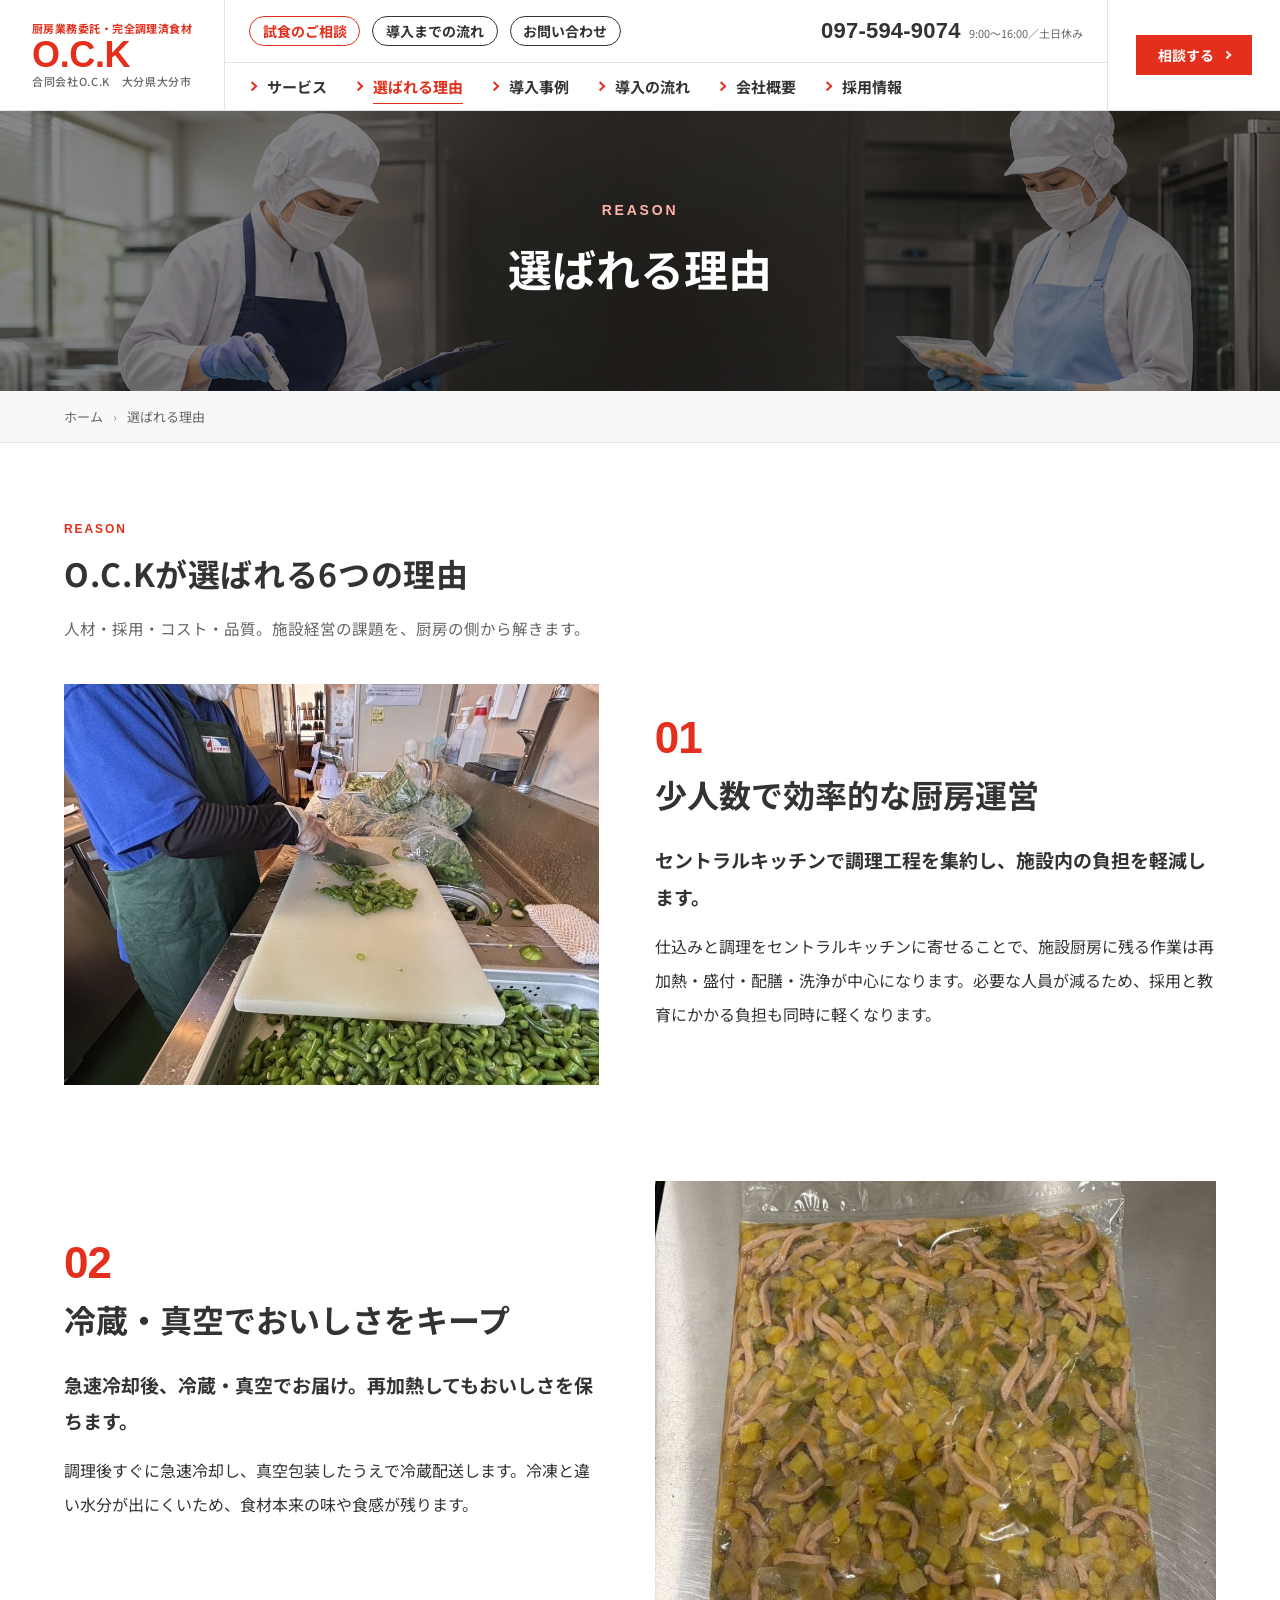
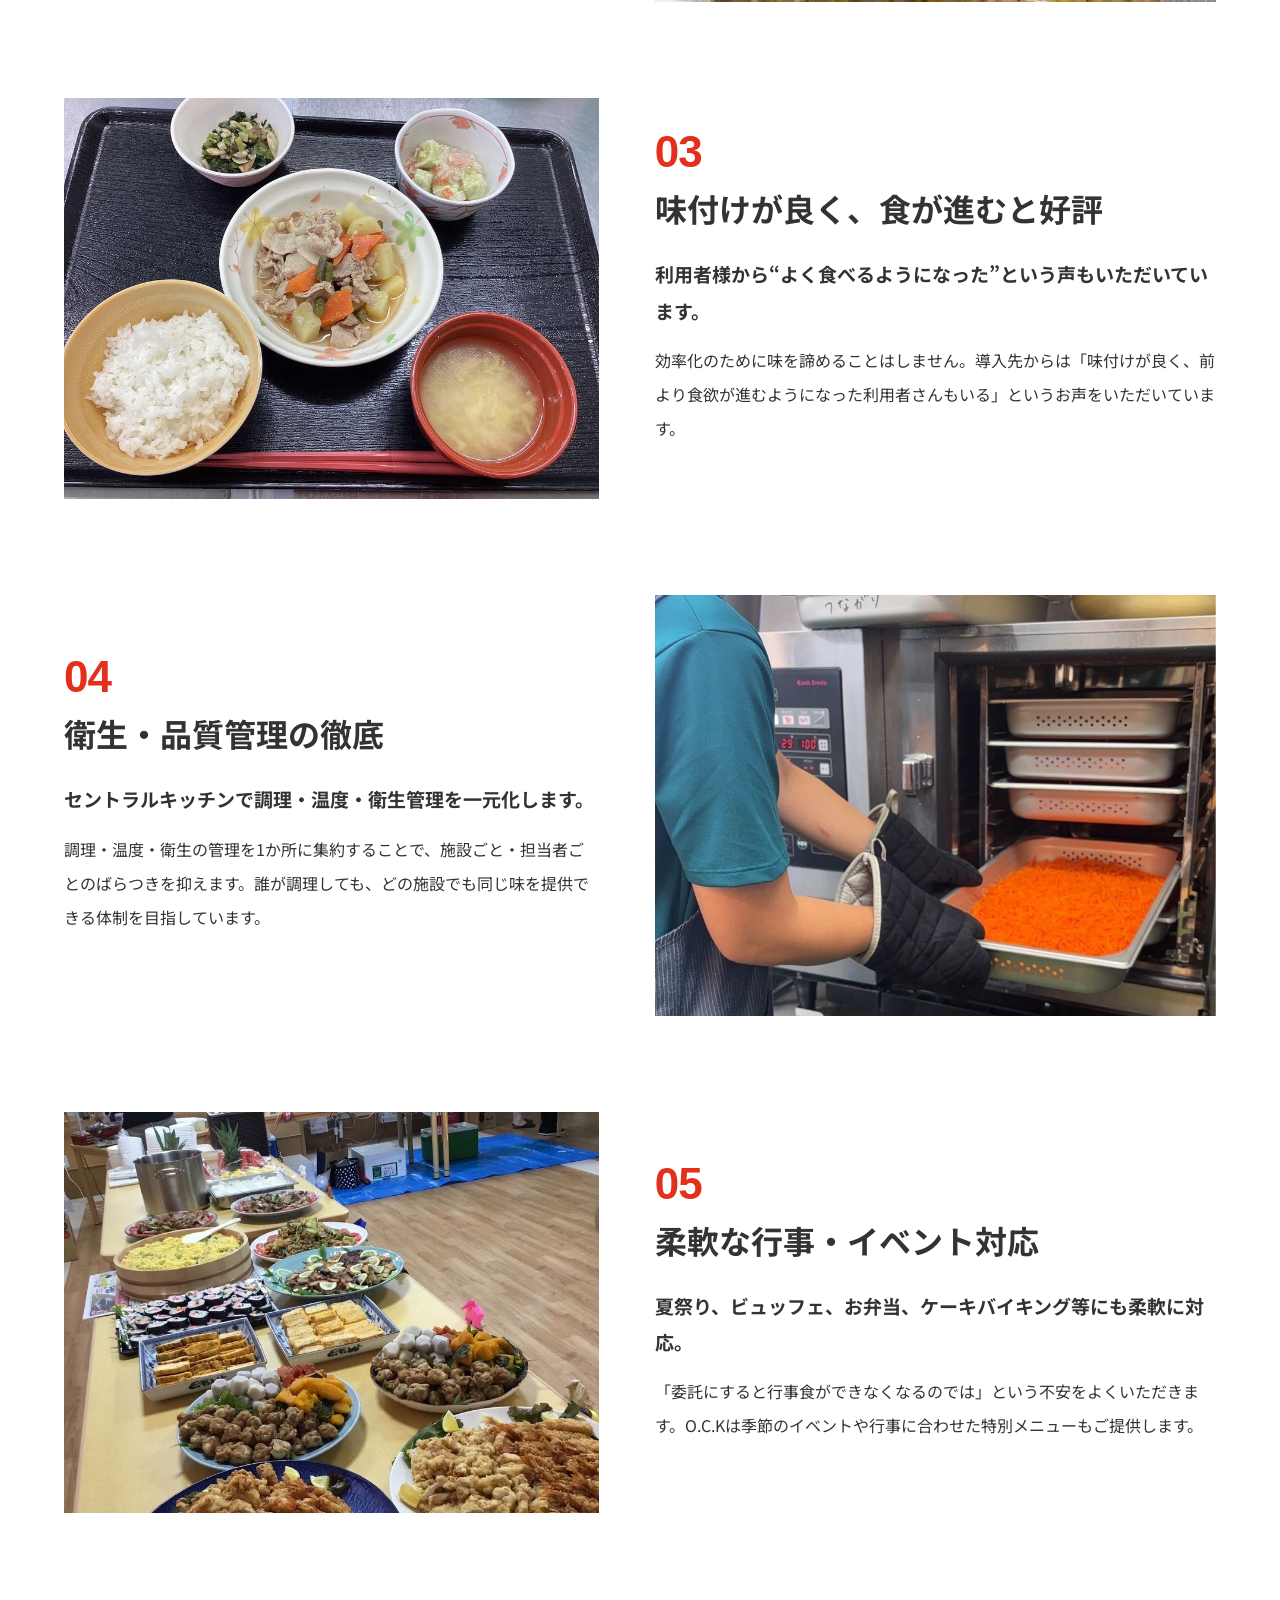
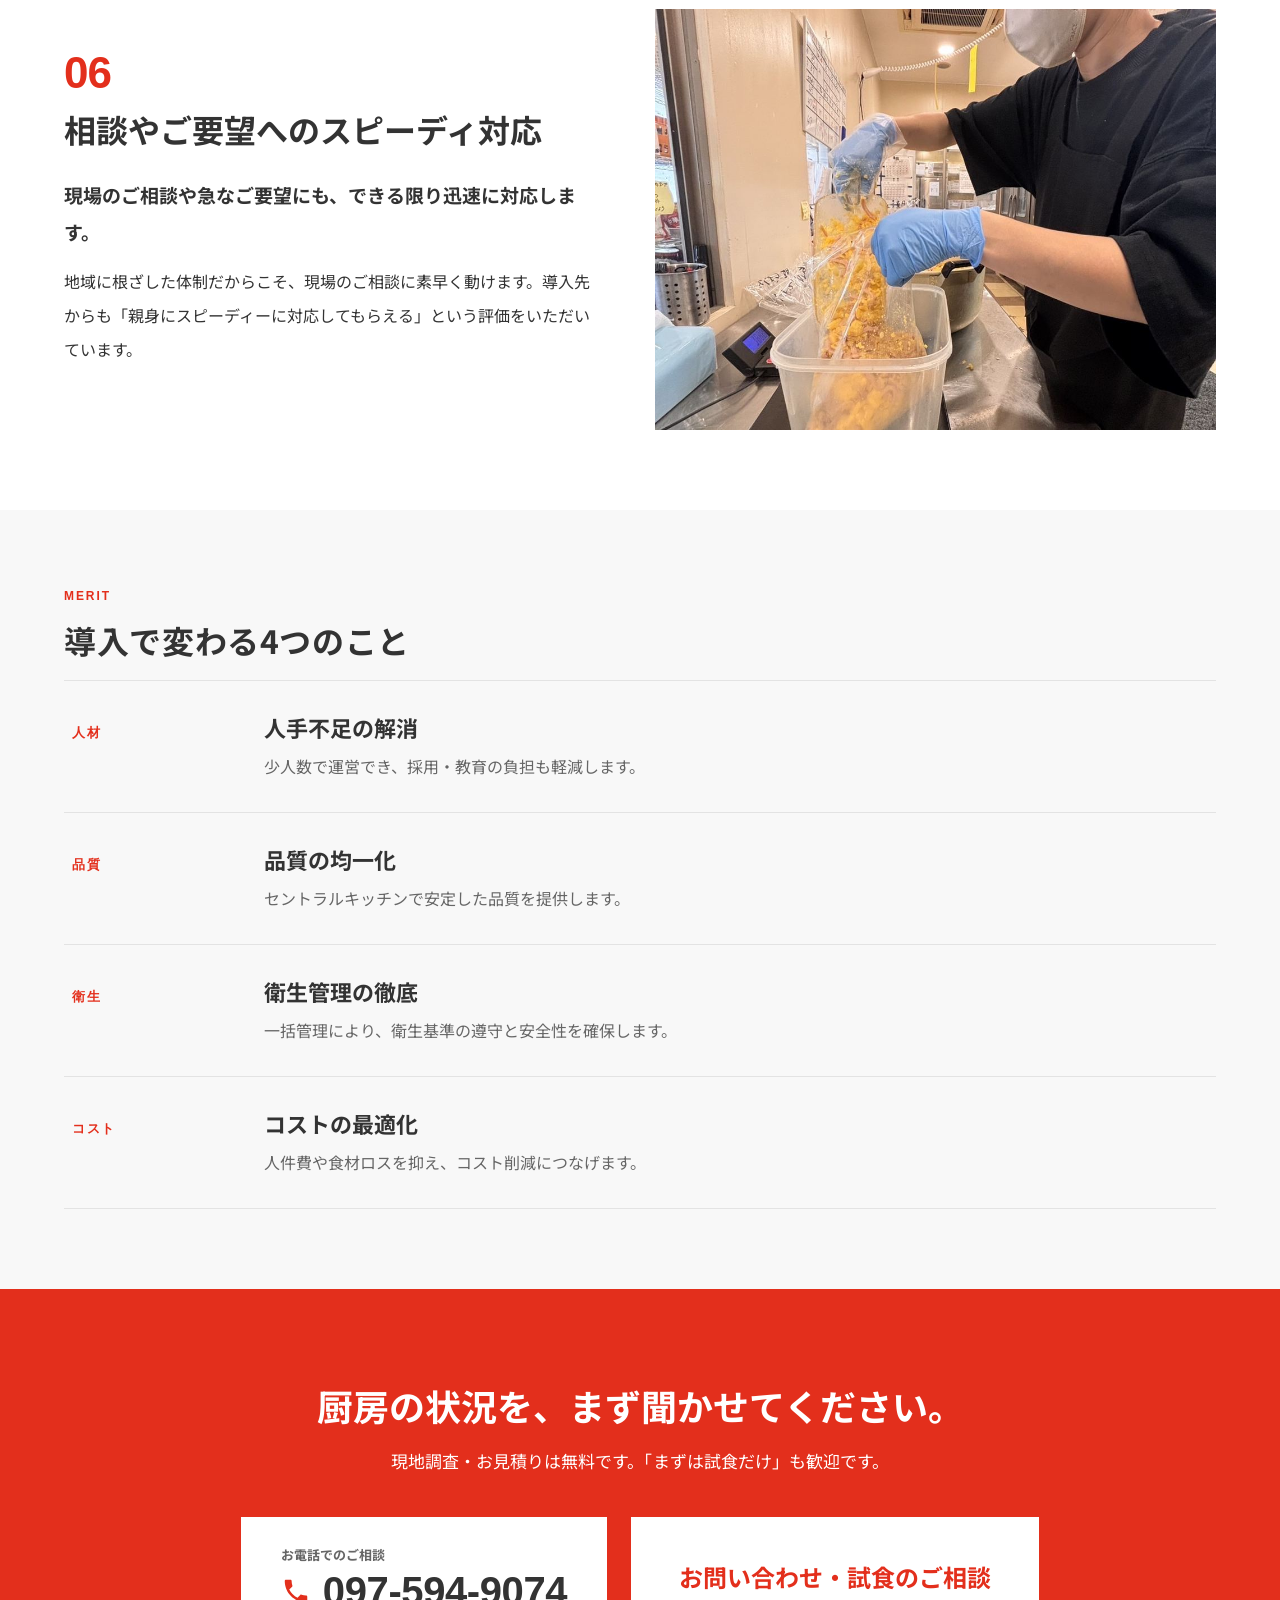
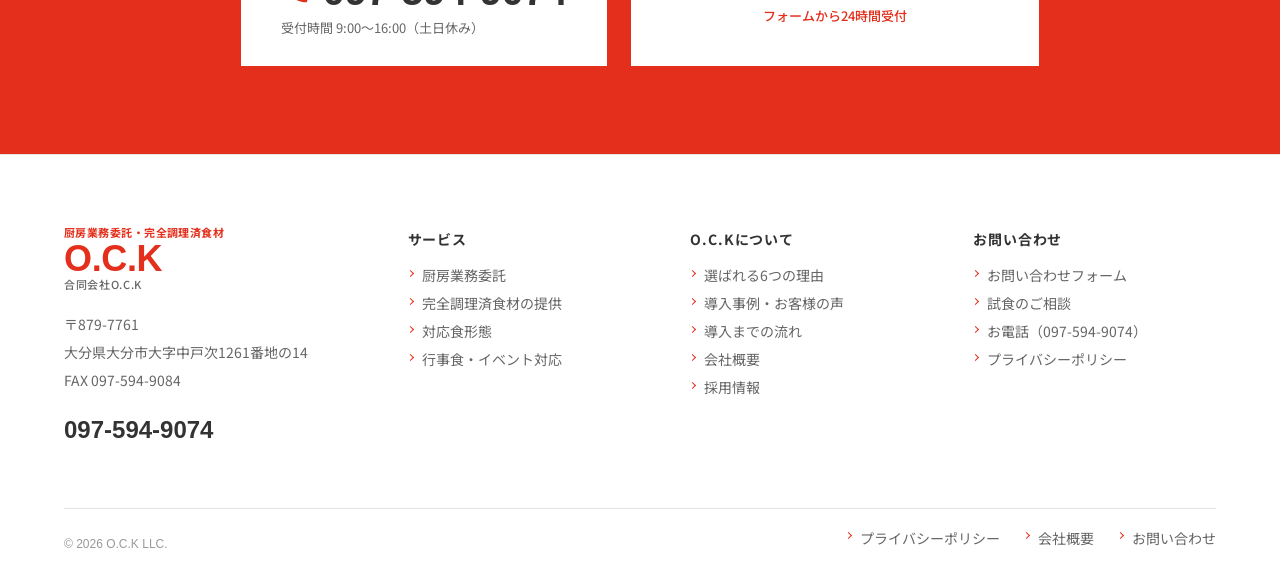
<file: reason.html>
<!DOCTYPE html>
<html lang="ja">
<head>
<meta charset="UTF-8">
<meta name="viewport" content="width=device-width,initial-scale=1">
<title>選ばれる理由｜合同会社O.C.K</title>
<meta name="description" content="少人数運営・冷蔵真空・味の評価・衛生管理・行事食対応・スピード対応。O.C.Kが選ばれる6つの理由。">
<meta property="og:title" content="選ばれる理由｜合同会社O.C.K">
<meta property="og:description" content="少人数運営・冷蔵真空・味の評価・衛生管理・行事食対応・スピード対応。O.C.Kが選ばれる6つの理由。">
<meta property="og:type" content="article">
<meta property="og:image" content="assets/img/reason-hero.jpg">
<link rel="preconnect" href="https://fonts.googleapis.com">
<link rel="preconnect" href="https://fonts.gstatic.com" crossorigin>
<link href="https://fonts.googleapis.com/css2?family=Noto+Sans+JP:wght@400;500;700;900&display=swap" rel="stylesheet">
<link rel="icon" href="assets/img/favicon.svg" type="image/svg+xml">
<link rel="stylesheet" href="assets/css/style.css">
</head>
<body>

<div class="home-guide">
  <a href="#gnav">共通メニューに移動</a>
  <a href="#main">ページ本文に移動</a>
  <a href="#footer">フッターに移動</a>
</div>

<div class="Progress" aria-hidden="true"></div>

<!-- ===================== header ===================== -->
<header class="Header">
  <div class="Header__grid">
    <a class="Logo" href="index.html">
      <span class="Logo__tag">厨房業務委託・完全調理済食材</span>
      <span class="Logo__mark">O.C.K</span>
      <span class="Logo__name">合同会社O.C.K　大分県大分市</span>
    </a>

    <div class="Header__main">
      <div class="Header__util">
        <a class="pill pill--red" href="contact.html#shishoku">試食のご相談</a>
        <a class="pill pill--ink" href="flow.html">導入までの流れ</a>
        <a class="pill pill--ink" href="contact.html">お問い合わせ</a>
        <a class="tel" href="tel:0975949074"><b>097-594-9074</b><span>9:00〜16:00／土日休み</span></a>
      </div>
      <nav class="Gnav" id="gnav" aria-label="グローバルナビゲーション">
        <ul class="Gnav__list">
          <li><a href="service.html">サービス</a></li>
          <li><a href="reason.html" aria-current="page">選ばれる理由</a></li>
          <li><a href="case.html">導入事例</a></li>
          <li><a href="flow.html">導入の流れ</a></li>
          <li><a href="company.html">会社概要</a></li>
          <li><a href="recruit.html">採用情報</a></li>
        </ul>
      </nav>
    </div>

    <div class="Header__end">
      <a class="btn-contact" href="contact.html">相談する</a>
    </div>

    <button class="Menubtn" type="button" aria-label="メニューを開く" aria-expanded="false" aria-controls="gnav">
      <span></span><span></span><span></span><i>MENU</i>
    </button>
  </div>
</header>


<main id="main" class="Main">

  <div class="PageHead">
    <img class="PageHead__img--reason" src="assets/img/reason-hero.jpg" alt="" aria-hidden="true">
    <div class="PageHead__in">
      <h1><span class="en">REASON</span>選ばれる理由</h1>
    </div>
  </div>
  <nav class="Breadcrumb" aria-label="パンくずリスト">
    <ol>
        <li><a href="index.html">ホーム</a></li>
        <li>選ばれる理由</li>
    </ol>
  </nav>


  <section class="sec">
    <div class="inner">
      <h2 class="common_title rv"><span>REASON</span>O.C.Kが選ばれる6つの理由</h2>
      <p class="sec-lead rv">人材・採用・コスト・品質。施設経営の課題を、厨房の側から解きます。</p>
      <div class="reason-blocks">
        <div class="reason-block">
          <div class="reason-block__img rv-img"><img src="assets/img/kitchen-cut.jpg" alt="" loading="lazy"></div>
          <div class="prose rv">
            <p class="no">01</p>
            <h2 style="border-left:0;padding-left:0">少人数で効率的な厨房運営</h2>
            <p class="lead">セントラルキッチンで調理工程を集約し、施設内の負担を軽減します。</p>
            <p>仕込みと調理をセントラルキッチンに寄せることで、施設厨房に残る作業は再加熱・盛付・配膳・洗浄が中心になります。必要な人員が減るため、採用と教育にかかる負担も同時に軽くなります。</p>
          </div>
        </div>
        <div class="reason-block">
          <div class="reason-block__img rv-img"><img src="assets/img/pack-01.jpg" alt="" loading="lazy"></div>
          <div class="prose rv">
            <p class="no">02</p>
            <h2 style="border-left:0;padding-left:0">冷蔵・真空でおいしさをキープ</h2>
            <p class="lead">急速冷却後、冷蔵・真空でお届け。再加熱してもおいしさを保ちます。</p>
            <p>調理後すぐに急速冷却し、真空包装したうえで冷蔵配送します。冷凍と違い水分が出にくいため、食材本来の味や食感が残ります。</p>
          </div>
        </div>
        <div class="reason-block">
          <div class="reason-block__img rv-img"><img src="assets/img/meal-02.jpg" alt="" loading="lazy"></div>
          <div class="prose rv">
            <p class="no">03</p>
            <h2 style="border-left:0;padding-left:0">味付けが良く、食が進むと好評</h2>
            <p class="lead">利用者様から“よく食べるようになった”という声もいただいています。</p>
            <p>効率化のために味を諦めることはしません。導入先からは「味付けが良く、前より食欲が進むようになった利用者さんもいる」というお声をいただいています。</p>
          </div>
        </div>
        <div class="reason-block">
          <div class="reason-block__img rv-img"><img src="assets/img/kitchen-oven.jpg" alt="" loading="lazy"></div>
          <div class="prose rv">
            <p class="no">04</p>
            <h2 style="border-left:0;padding-left:0">衛生・品質管理の徹底</h2>
            <p class="lead">セントラルキッチンで調理・温度・衛生管理を一元化します。</p>
            <p>調理・温度・衛生の管理を1か所に集約することで、施設ごと・担当者ごとのばらつきを抑えます。誰が調理しても、どの施設でも同じ味を提供できる体制を目指しています。</p>
          </div>
        </div>
        <div class="reason-block">
          <div class="reason-block__img rv-img"><img src="assets/img/buffet-01.jpg" alt="" loading="lazy"></div>
          <div class="prose rv">
            <p class="no">05</p>
            <h2 style="border-left:0;padding-left:0">柔軟な行事・イベント対応</h2>
            <p class="lead">夏祭り、ビュッフェ、お弁当、ケーキバイキング等にも柔軟に対応。</p>
            <p>「委託にすると行事食ができなくなるのでは」という不安をよくいただきます。O.C.Kは季節のイベントや行事に合わせた特別メニューもご提供します。</p>
          </div>
        </div>
        <div class="reason-block">
          <div class="reason-block__img rv-img"><img src="assets/img/kitchen-weigh.jpg" alt="" loading="lazy"></div>
          <div class="prose rv">
            <p class="no">06</p>
            <h2 style="border-left:0;padding-left:0">相談やご要望へのスピーディ対応</h2>
            <p class="lead">現場のご相談や急なご要望にも、できる限り迅速に対応します。</p>
            <p>地域に根ざした体制だからこそ、現場のご相談に素早く動けます。導入先からも「親身にスピーディーに対応してもらえる」という評価をいただいています。</p>
          </div>
        </div></div>
    </div>
  </section>

  <section class="sec sec--grey">
    <div class="inner">
      <h2 class="common_title rv"><span>MERIT</span>導入で変わる4つのこと</h2>
      <ul class="pts" data-stagger="90">
        <li class="rv"><span class="n">人材</span><div><h3>人手不足の解消</h3><p>少人数で運営でき、採用・教育の負担も軽減します。</p></div></li>
        <li class="rv"><span class="n">品質</span><div><h3>品質の均一化</h3><p>セントラルキッチンで安定した品質を提供します。</p></div></li>
        <li class="rv"><span class="n">衛生</span><div><h3>衛生管理の徹底</h3><p>一括管理により、衛生基準の遵守と安全性を確保します。</p></div></li>
        <li class="rv"><span class="n">コスト</span><div><h3>コストの最適化</h3><p>人件費や食材ロスを抑え、コスト削減につなげます。</p></div></li>
      </ul>
    </div>
  </section>

  <!-- ===================== CTA ===================== -->
  <section class="cta">
    <div class="inner">
      <div class="cta__in">
        <h2 class="rv">厨房の状況を、まず聞かせてください。</h2>
        <p class="rv">現地調査・お見積りは無料です。「まずは試食だけ」も歓迎です。</p>
        <div class="cta__box rv">
          <a class="cta__tel" href="tel:0975949074">
            <span class="lb">お電話でのご相談</span>
            <b><svg viewBox="0 0 24 24" aria-hidden="true"><path d="M6.6 10.8a15.1 15.1 0 0 0 6.6 6.6l2.2-2.2c.3-.3.7-.4 1-.2 1.2.4 2.4.6 3.6.6.6 0 1 .4 1 1V20c0 .6-.4 1-1 1C10.6 21 3 13.4 3 4c0-.6.4-1 1-1h3.5c.6 0 1 .4 1 1 0 1.3.2 2.5.6 3.6.1.4 0 .8-.2 1z"/></svg>097-594-9074</b>
            <span>受付時間 9:00〜16:00（土日休み）</span>
          </a>
          <a class="cta__btn" href="contact.html">
            <strong>お問い合わせ・試食のご相談</strong>
            <span>フォームから24時間受付</span>
          </a>
        </div>
      </div>
    </div>
  </section>


</main>

<footer id="footer" class="Footer">
  <div class="inner">
    <div class="Footer__guide">
      <div class="Footer__brand">
        <a class="Logo" href="index.html">
          <span class="Logo__tag">厨房業務委託・完全調理済食材</span>
          <span class="Logo__mark">O.C.K</span>
          <span class="Logo__name">合同会社O.C.K</span>
        </a>
        <address>
          〒879-7761<br>
          大分県大分市大字中戸次1261番地の14<br>
          FAX 097-594-9084
        </address>
        <a class="tel" href="tel:0975949074">097-594-9074</a>
      </div>
      <div>
        <h3>サービス</h3>
        <ul>
          <li><a href="service.html#itaku">厨房業務委託</a></li>
          <li><a href="service.html#shokuzai">完全調理済食材の提供</a></li>
          <li><a href="service.html#form">対応食形態</a></li>
          <li><a href="service.html#event">行事食・イベント対応</a></li>
        </ul>
      </div>
      <div>
        <h3>O.C.Kについて</h3>
        <ul>
          <li><a href="reason.html">選ばれる6つの理由</a></li>
          <li><a href="case.html">導入事例・お客様の声</a></li>
          <li><a href="flow.html">導入までの流れ</a></li>
          <li><a href="company.html">会社概要</a></li>
          <li><a href="recruit.html">採用情報</a></li>
        </ul>
      </div>
      <div>
        <h3>お問い合わせ</h3>
        <ul>
          <li><a href="contact.html">お問い合わせフォーム</a></li>
          <li><a href="contact.html#shishoku">試食のご相談</a></li>
          <li><a href="tel:0975949074">お電話（097-594-9074）</a></li>
          <li><a href="privacy.html">プライバシーポリシー</a></li>
        </ul>
      </div>
    </div>
    <div class="Footer__foot">
      <small>&copy; 2026 O.C.K LLC.</small>
      <ul>
        <li><a href="privacy.html">プライバシーポリシー</a></li>
        <li><a href="company.html">会社概要</a></li>
        <li><a href="contact.html">お問い合わせ</a></li>
      </ul>
    </div>
  </div>
</footer>
<button class="pagetop" type="button" aria-label="ページ上部へ戻る"></button>
<script src="assets/js/main.js"></script>
</body>
</html>
</file>
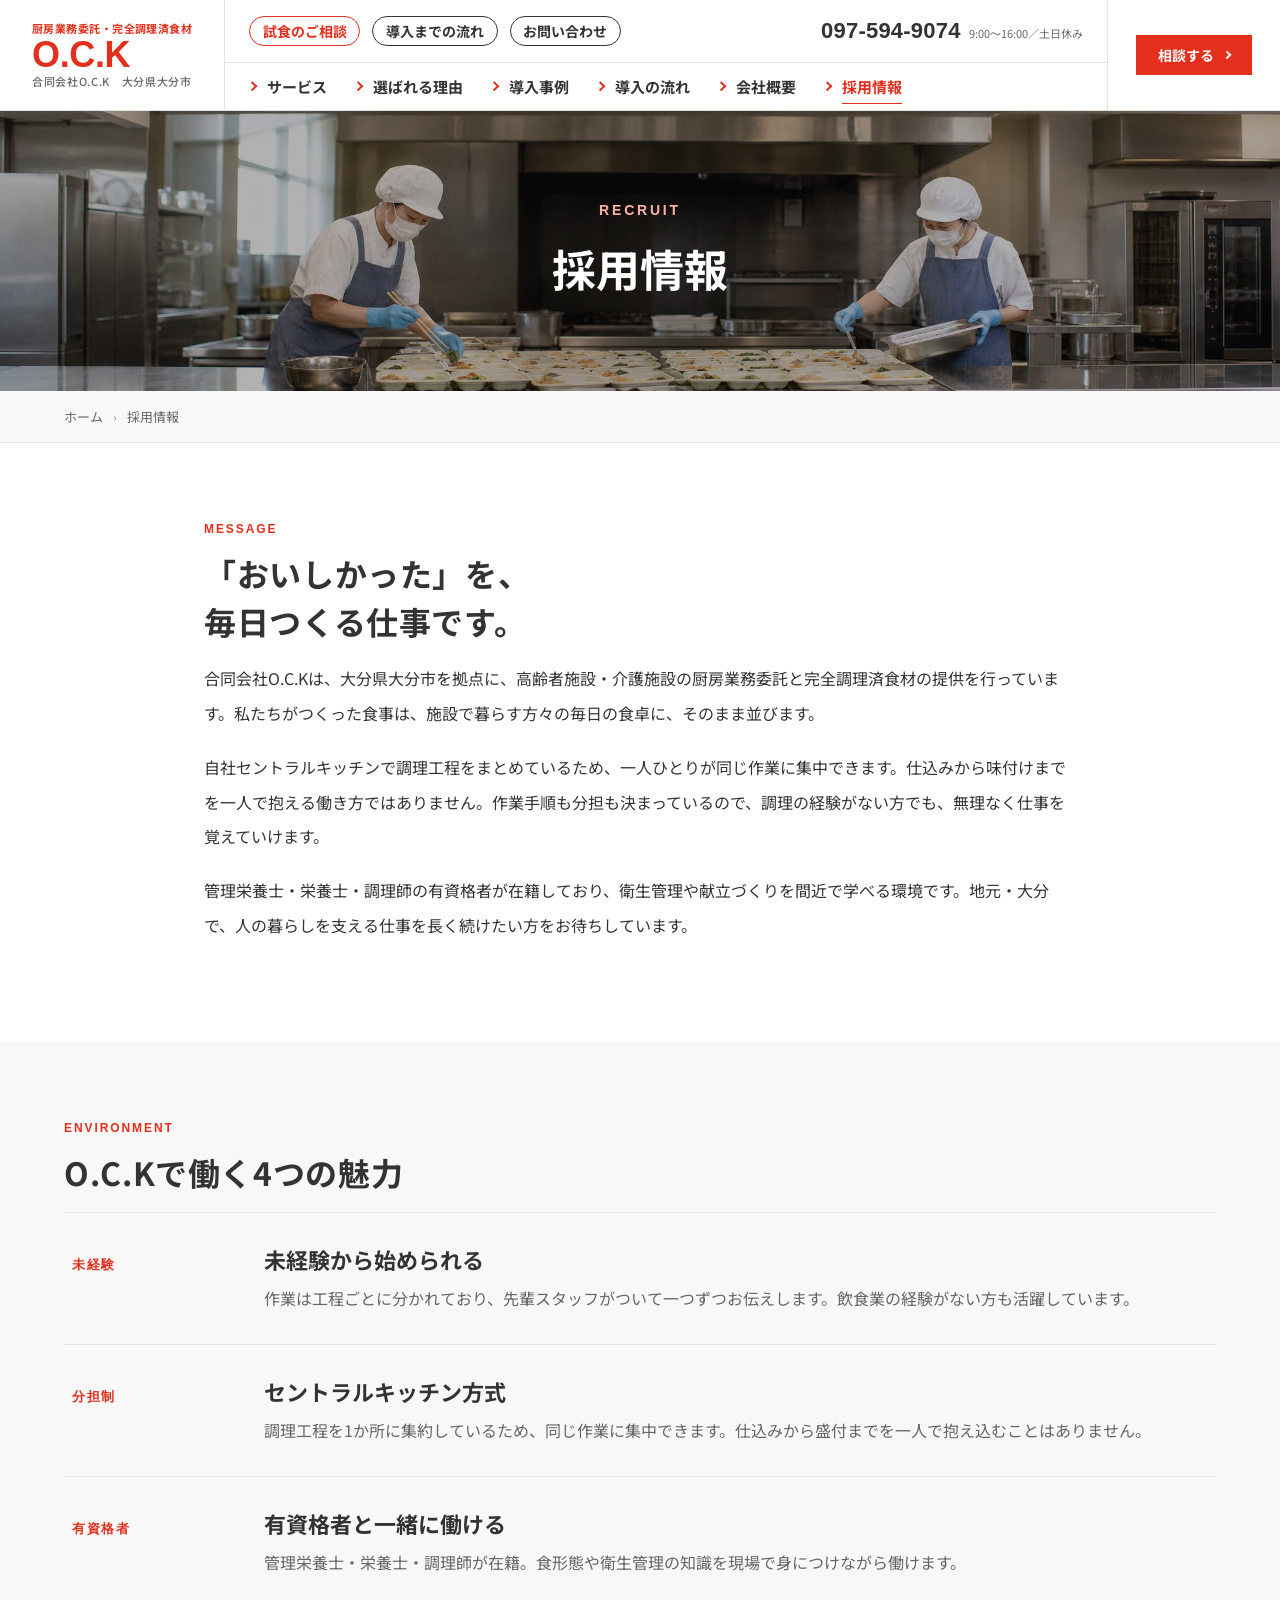
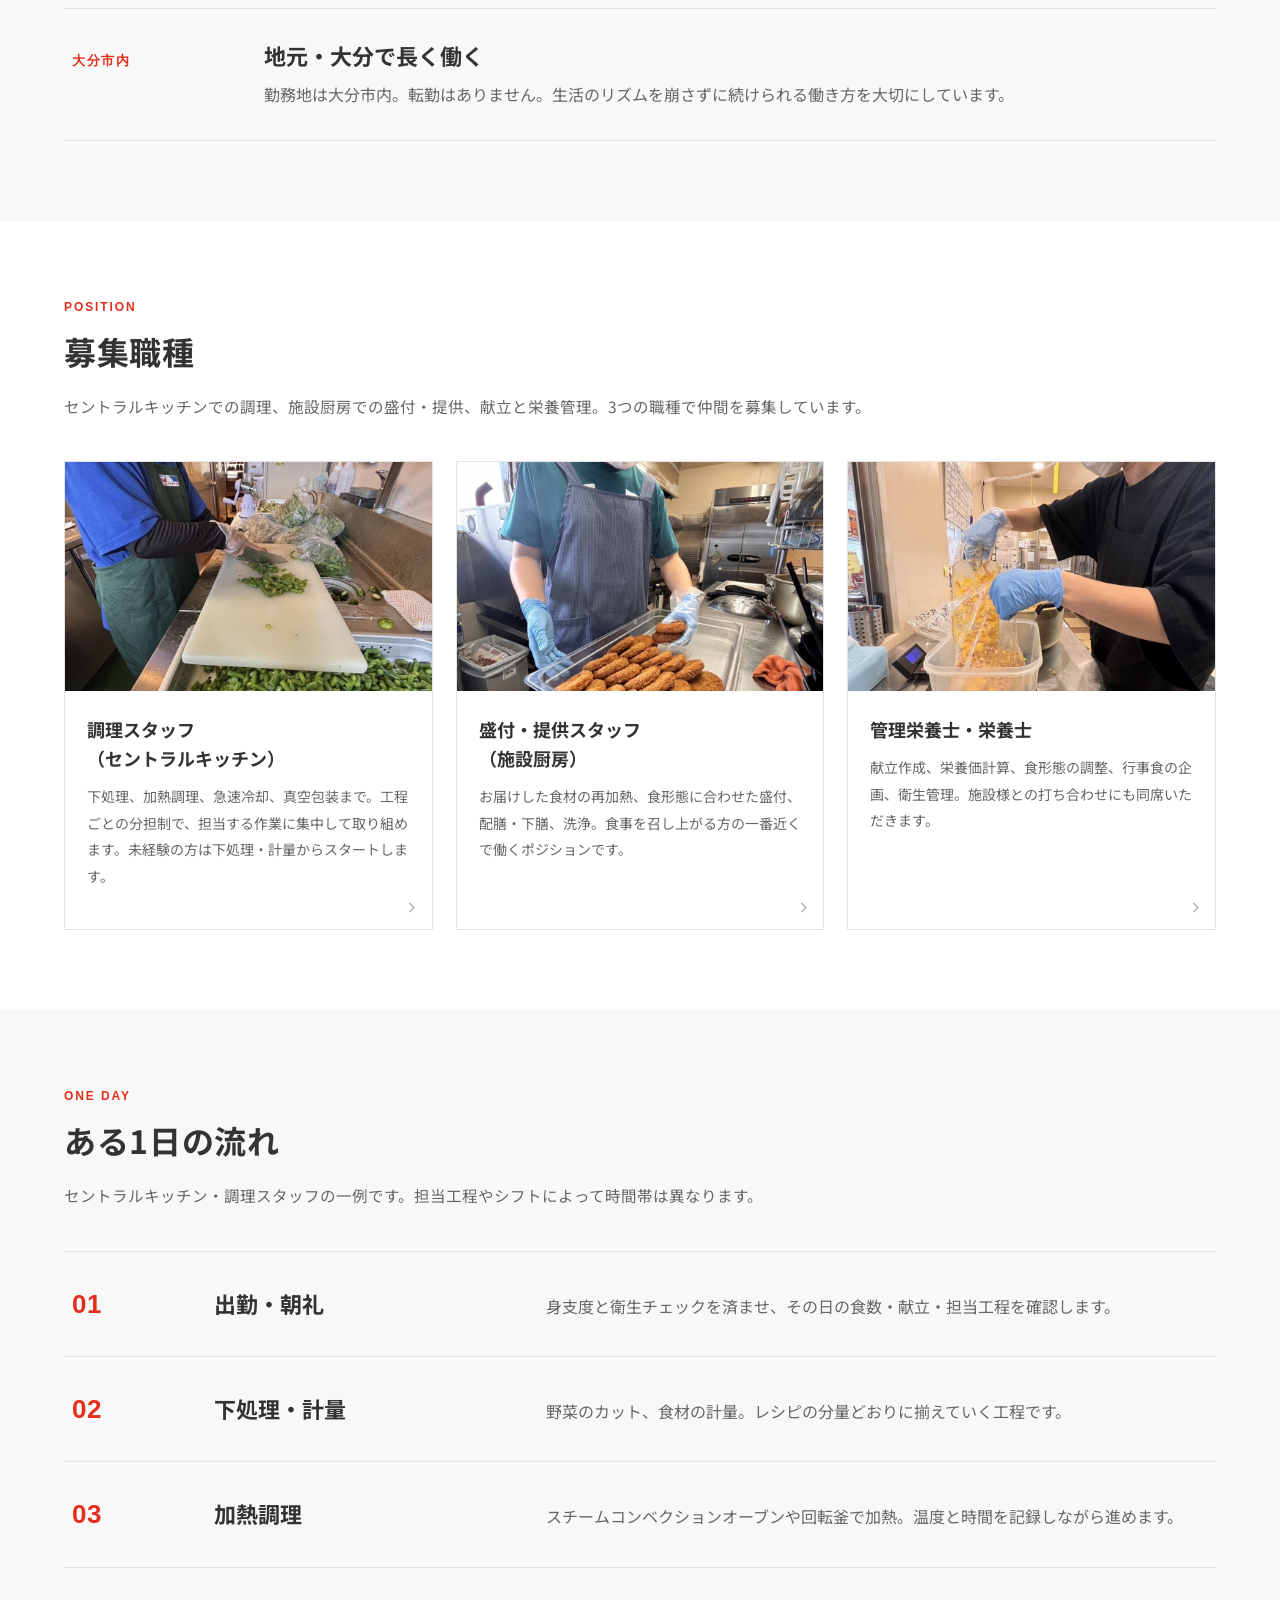
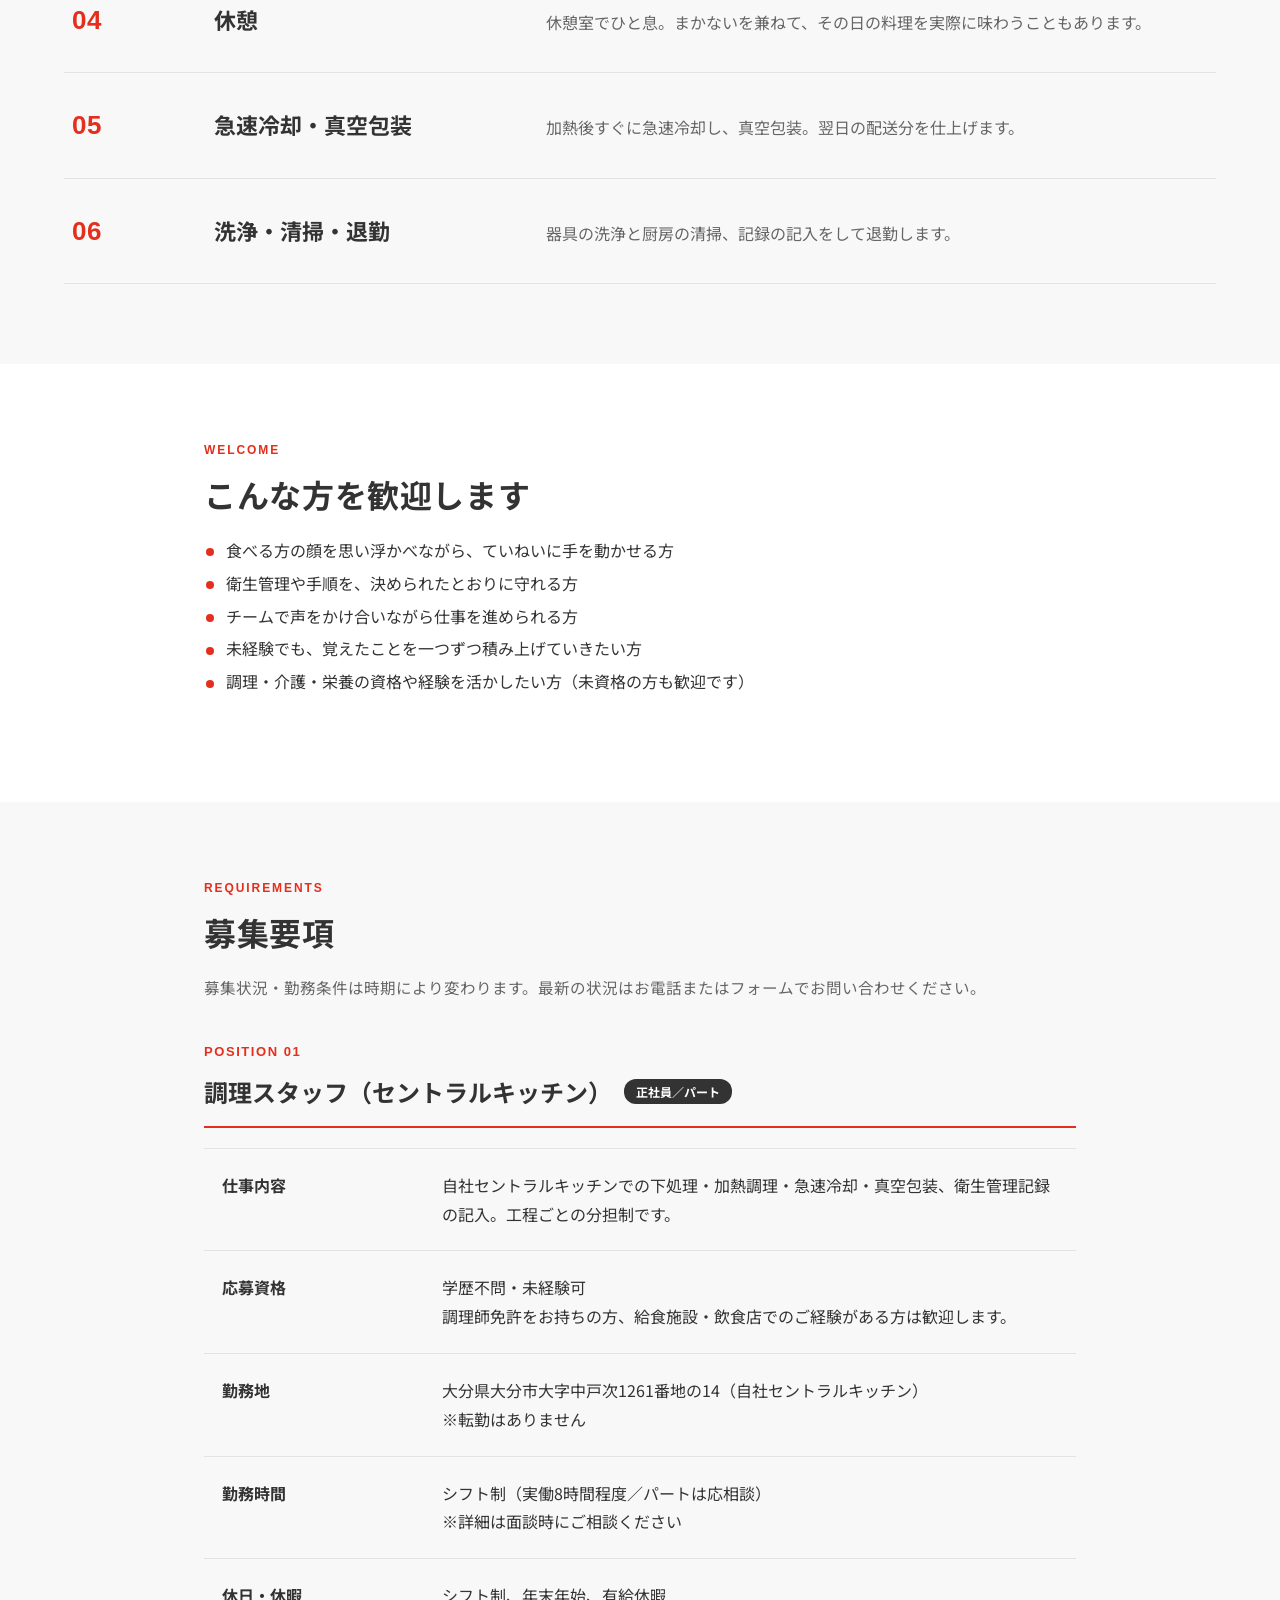
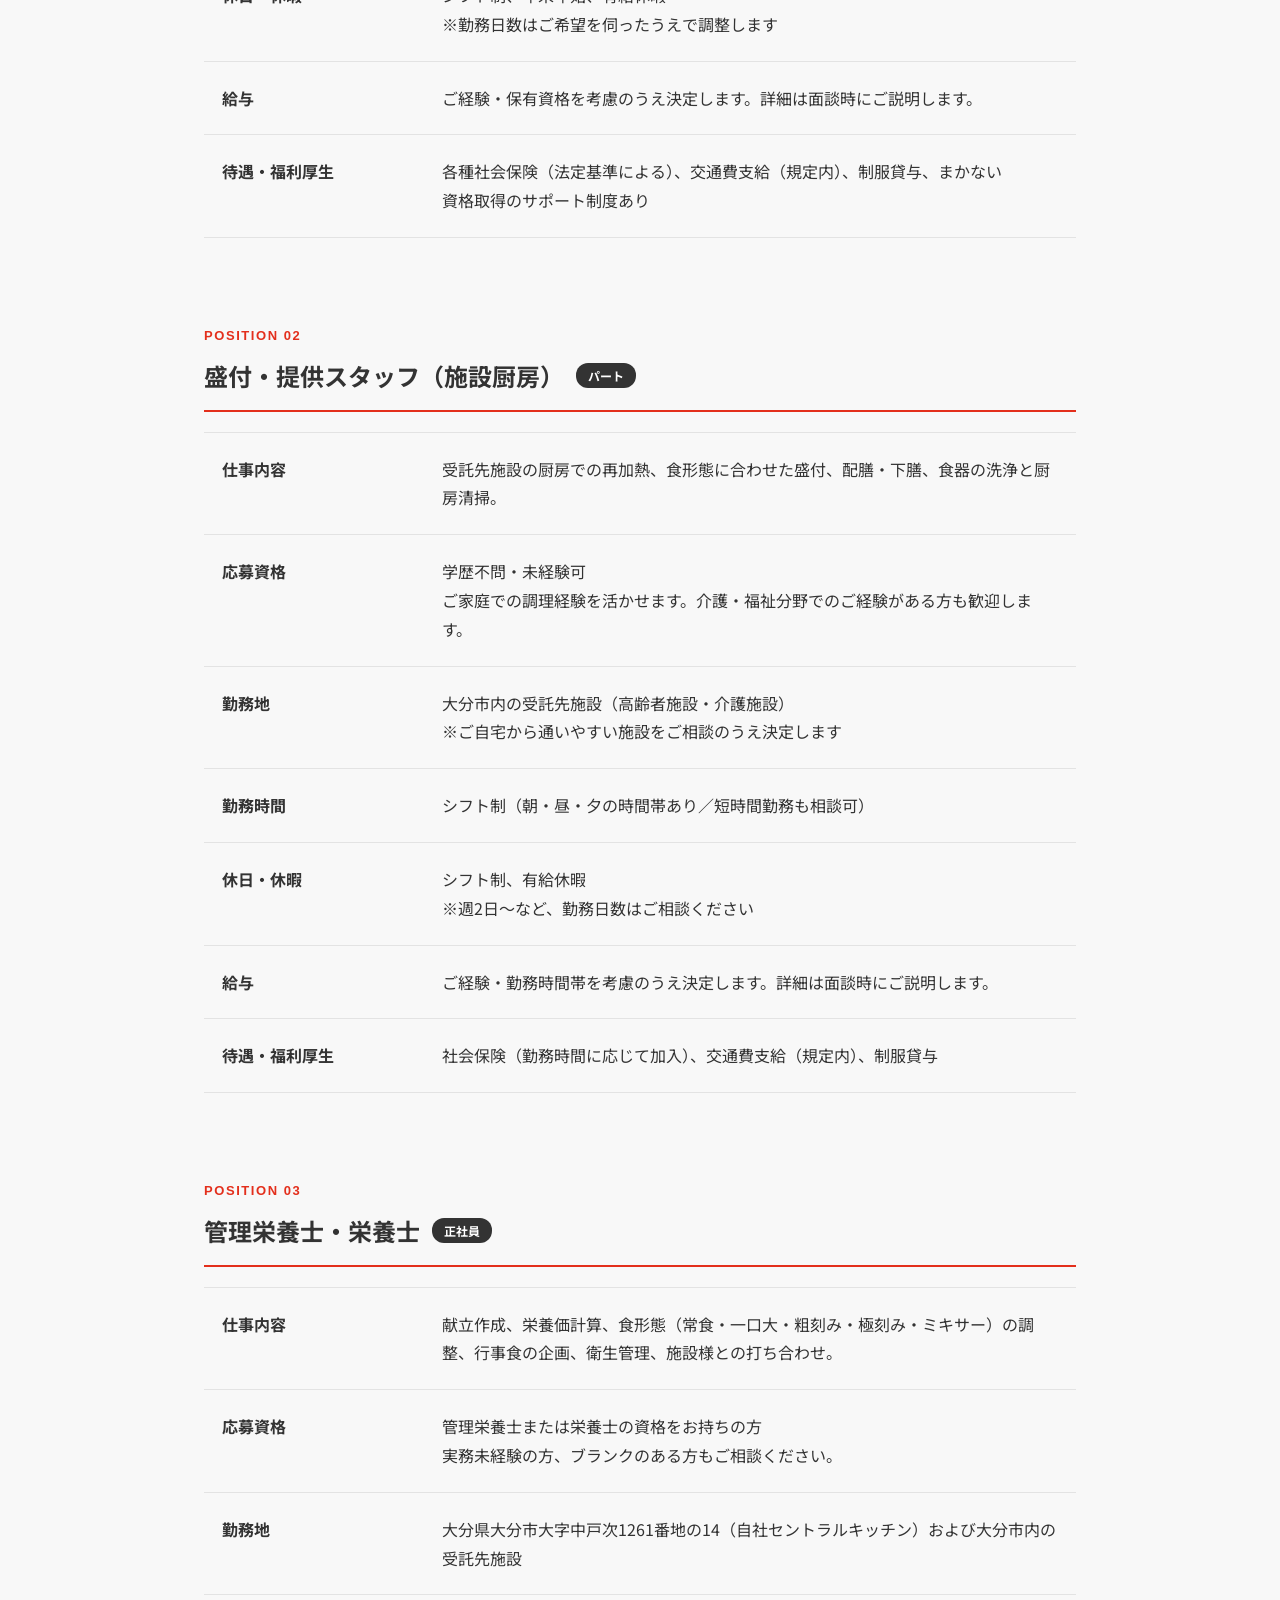
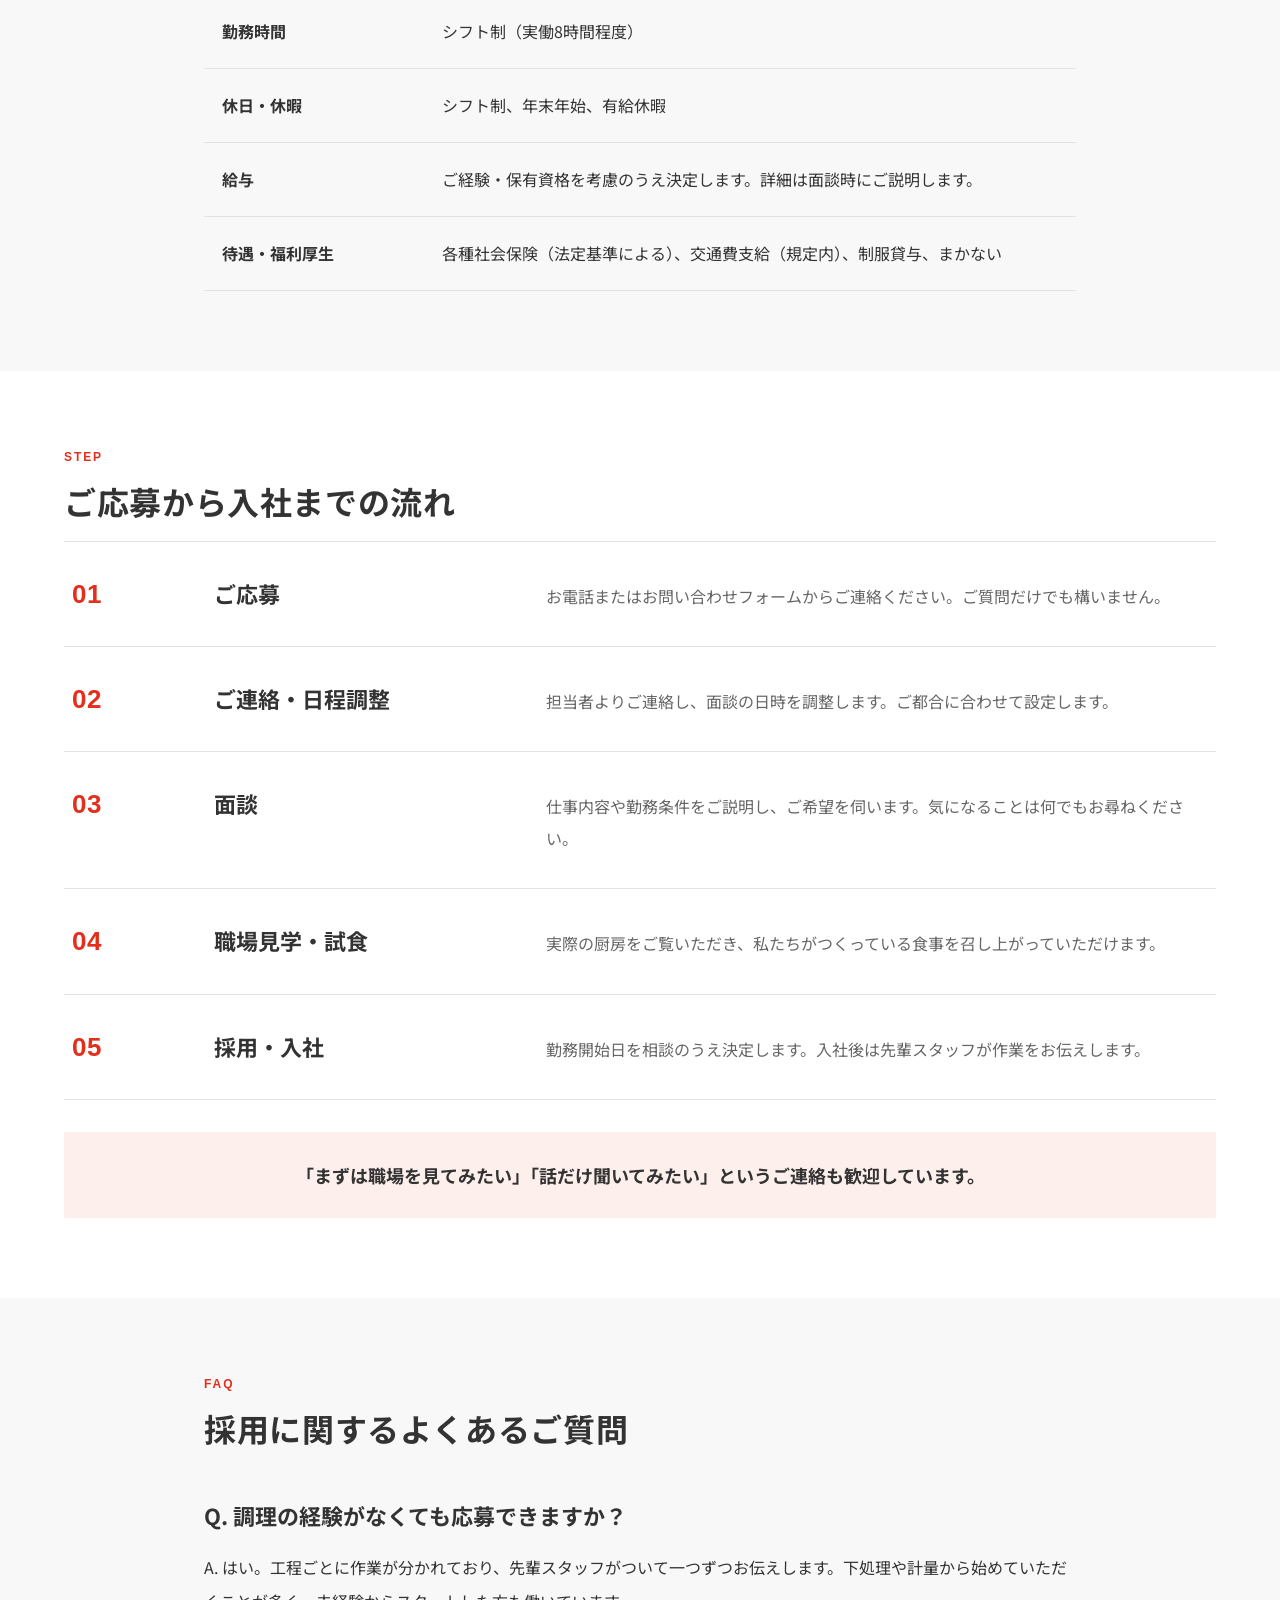
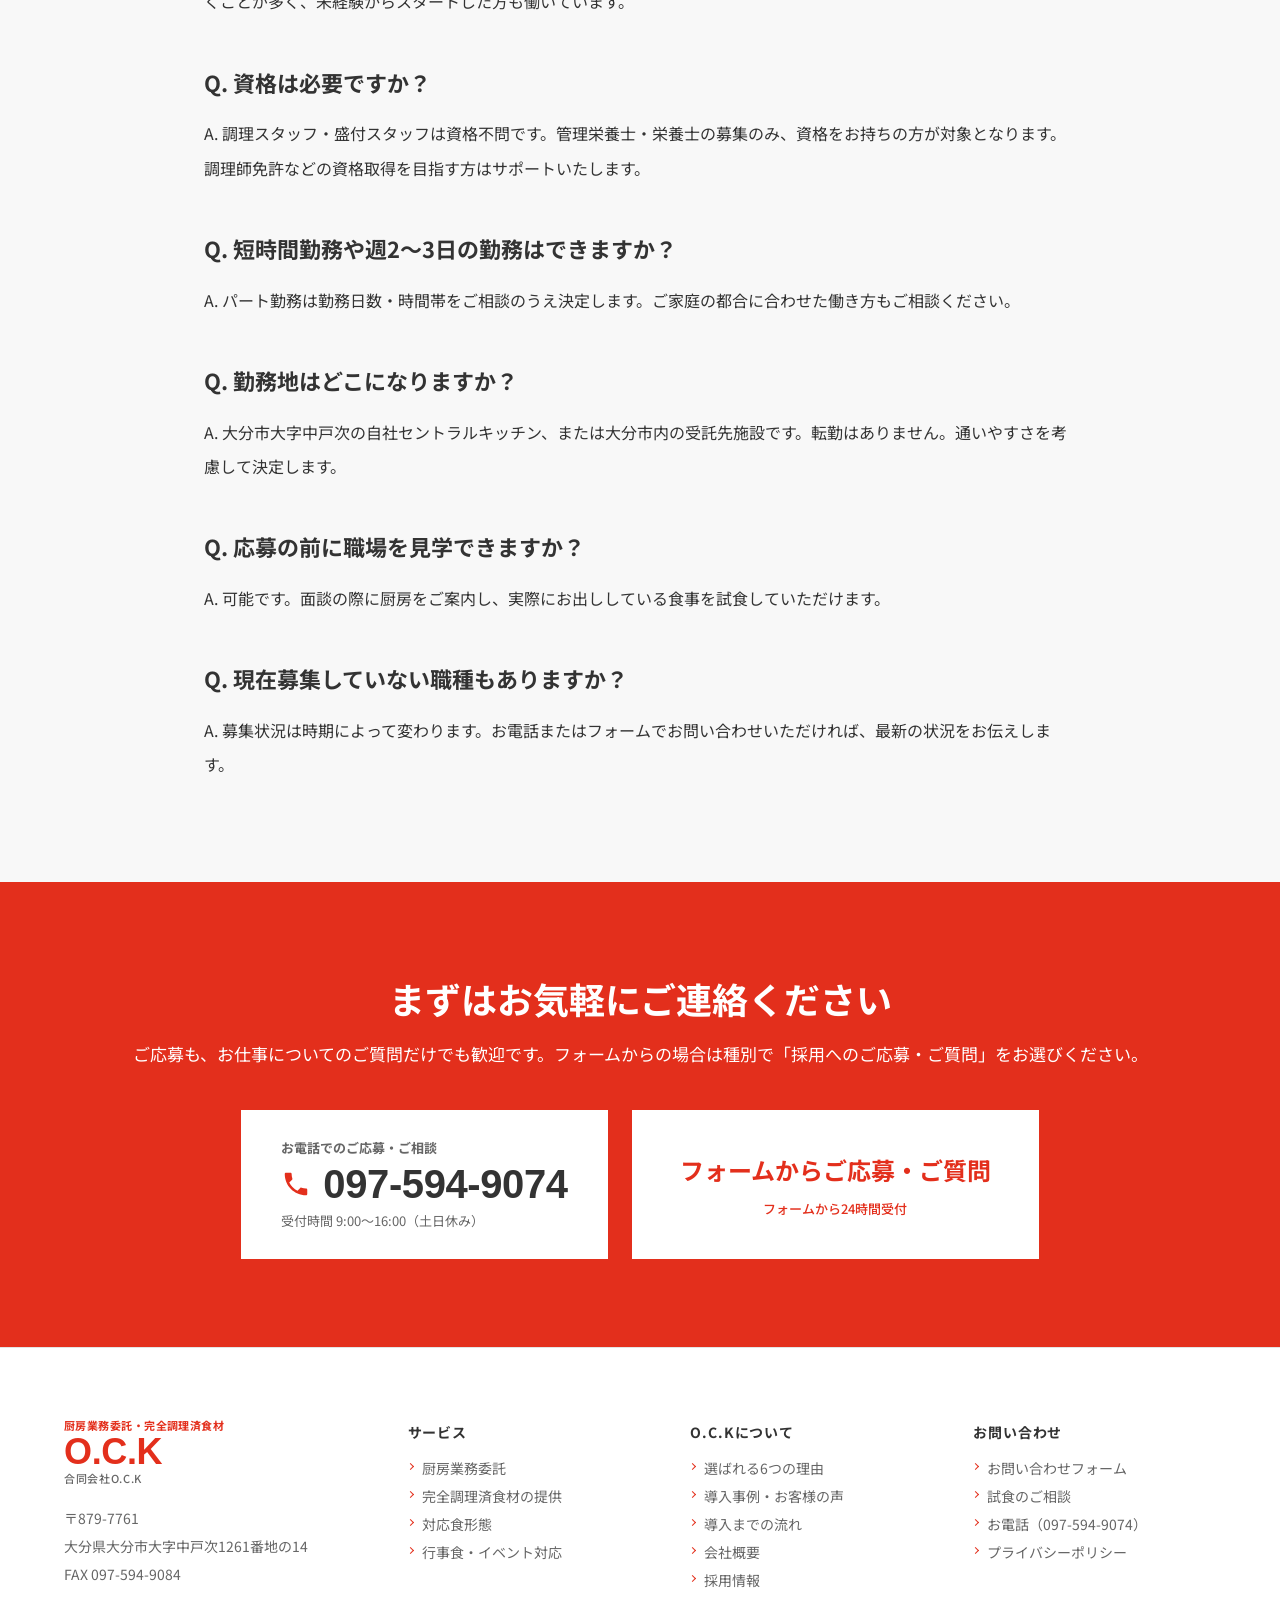
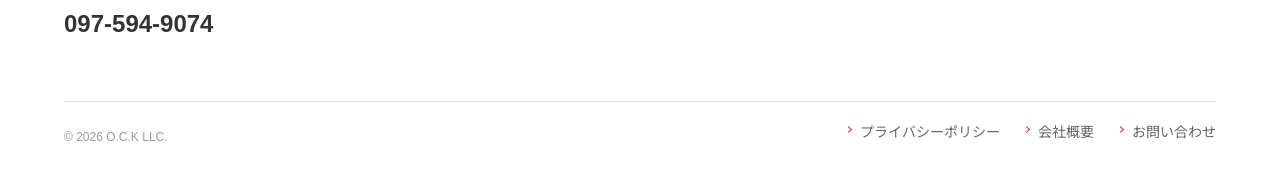
<file: recruit.html>
<!DOCTYPE html>
<html lang="ja">
<head>
<meta charset="UTF-8">
<meta name="viewport" content="width=device-width,initial-scale=1">
<title>採用情報｜合同会社O.C.K</title>
<meta name="description" content="合同会社O.C.Kの採用情報。セントラルキッチンの調理スタッフ、施設厨房の盛付・提供スタッフ、管理栄養士・栄養士を募集しています。大分市内・転勤なし・未経験可。">
<meta property="og:title" content="採用情報｜合同会社O.C.K">
<meta property="og:description" content="合同会社O.C.Kの採用情報。セントラルキッチンの調理スタッフ、施設厨房の盛付・提供スタッフ、管理栄養士・栄養士を募集しています。大分市内・転勤なし・未経験可。">
<meta property="og:type" content="article">
<meta property="og:image" content="assets/img/recruit-hero.jpg">
<link rel="preconnect" href="https://fonts.googleapis.com">
<link rel="preconnect" href="https://fonts.gstatic.com" crossorigin>
<link href="https://fonts.googleapis.com/css2?family=Noto+Sans+JP:wght@400;500;700;900&display=swap" rel="stylesheet">
<link rel="icon" href="assets/img/favicon.svg" type="image/svg+xml">
<link rel="stylesheet" href="assets/css/style.css">
</head>
<body>

<div class="home-guide">
  <a href="#gnav">共通メニューに移動</a>
  <a href="#main">ページ本文に移動</a>
  <a href="#footer">フッターに移動</a>
</div>

<div class="Progress" aria-hidden="true"></div>

<!-- ===================== header ===================== -->
<header class="Header">
  <div class="Header__grid">
    <a class="Logo" href="index.html">
      <span class="Logo__tag">厨房業務委託・完全調理済食材</span>
      <span class="Logo__mark">O.C.K</span>
      <span class="Logo__name">合同会社O.C.K　大分県大分市</span>
    </a>

    <div class="Header__main">
      <div class="Header__util">
        <a class="pill pill--red" href="contact.html#shishoku">試食のご相談</a>
        <a class="pill pill--ink" href="flow.html">導入までの流れ</a>
        <a class="pill pill--ink" href="contact.html">お問い合わせ</a>
        <a class="tel" href="tel:0975949074"><b>097-594-9074</b><span>9:00〜16:00／土日休み</span></a>
      </div>
      <nav class="Gnav" id="gnav" aria-label="グローバルナビゲーション">
        <ul class="Gnav__list">
          <li><a href="service.html">サービス</a></li>
          <li><a href="reason.html">選ばれる理由</a></li>
          <li><a href="case.html">導入事例</a></li>
          <li><a href="flow.html">導入の流れ</a></li>
          <li><a href="company.html">会社概要</a></li>
          <li><a href="recruit.html" aria-current="page">採用情報</a></li>
        </ul>
      </nav>
    </div>

    <div class="Header__end">
      <a class="btn-contact" href="contact.html">相談する</a>
    </div>

    <button class="Menubtn" type="button" aria-label="メニューを開く" aria-expanded="false" aria-controls="gnav">
      <span></span><span></span><span></span><i>MENU</i>
    </button>
  </div>
</header>


<main id="main" class="Main">

  <div class="PageHead">
    <img class="PageHead__img--recruit" src="assets/img/recruit-hero.jpg" alt="" aria-hidden="true">
    <div class="PageHead__in">
      <h1><span class="en">RECRUIT</span>採用情報</h1>
    </div>
  </div>
  <nav class="Breadcrumb" aria-label="パンくずリスト">
    <ol>
        <li><a href="index.html">ホーム</a></li>
        <li>採用情報</li>
    </ol>
  </nav>


  <section class="sec">
    <div class="inner-narrow">
      <h2 class="common_title rv"><span>MESSAGE</span>「おいしかった」を、<br>毎日つくる仕事です。</h2>
      <div class="prose">
        <p class="rv">合同会社O.C.Kは、大分県大分市を拠点に、高齢者施設・介護施設の厨房業務委託と完全調理済食材の提供を行っています。私たちがつくった食事は、施設で暮らす方々の毎日の食卓に、そのまま並びます。</p>
        <p class="rv">自社セントラルキッチンで調理工程をまとめているため、一人ひとりが同じ作業に集中できます。仕込みから味付けまでを一人で抱える働き方ではありません。作業手順も分担も決まっているので、調理の経験がない方でも、無理なく仕事を覚えていけます。</p>
        <p class="rv">管理栄養士・栄養士・調理師の有資格者が在籍しており、衛生管理や献立づくりを間近で学べる環境です。地元・大分で、人の暮らしを支える仕事を長く続けたい方をお待ちしています。</p>
      </div>
    </div>
  </section>

  <section class="sec sec--grey">
    <div class="inner">
      <h2 class="common_title rv"><span>ENVIRONMENT</span>O.C.Kで働く4つの魅力</h2>
      <ul class="pts" data-stagger="90">
        <li class="rv"><span class="n">未経験</span><div><h3>未経験から始められる</h3><p>作業は工程ごとに分かれており、先輩スタッフがついて一つずつお伝えします。飲食業の経験がない方も活躍しています。</p></div></li>
        <li class="rv"><span class="n">分担制</span><div><h3>セントラルキッチン方式</h3><p>調理工程を1か所に集約しているため、同じ作業に集中できます。仕込みから盛付までを一人で抱え込むことはありません。</p></div></li>
        <li class="rv"><span class="n">有資格者</span><div><h3>有資格者と一緒に働ける</h3><p>管理栄養士・栄養士・調理師が在籍。食形態や衛生管理の知識を現場で身につけながら働けます。</p></div></li>
        <li class="rv"><span class="n">大分市内</span><div><h3>地元・大分で長く働く</h3><p>勤務地は大分市内。転勤はありません。生活のリズムを崩さずに続けられる働き方を大切にしています。</p></div></li>
      </ul>
    </div>
  </section>

  <section class="sec">
    <div class="inner">
      <h2 class="common_title rv"><span>POSITION</span>募集職種</h2>
      <p class="sec-lead rv">セントラルキッチンでの調理、施設厨房での盛付・提供、献立と栄養管理。3つの職種で仲間を募集しています。</p>
      <ul class="cards" data-stagger="110">
        <li class="rv"><a class="card" href="#requirements">
          <span class="card__img"><img src="assets/img/kitchen-cut.jpg" alt="セントラルキッチンで食材を切り分けるスタッフ" loading="lazy"></span>
          <span class="card__body"><h3>調理スタッフ<br>（セントラルキッチン）</h3>
          <p>下処理、加熱調理、急速冷却、真空包装まで。工程ごとの分担制で、担当する作業に集中して取り組めます。未経験の方は下処理・計量からスタートします。</p></span>
        </a></li>
        <li class="rv"><a class="card" href="#requirements">
          <span class="card__img"><img src="assets/img/kitchen-tray.jpg" alt="施設厨房でトレイに盛り付けるスタッフ" loading="lazy"></span>
          <span class="card__body"><h3>盛付・提供スタッフ<br>（施設厨房）</h3>
          <p>お届けした食材の再加熱、食形態に合わせた盛付、配膳・下膳、洗浄。食事を召し上がる方の一番近くで働くポジションです。</p></span>
        </a></li>
        <li class="rv"><a class="card" href="#requirements">
          <span class="card__img"><img src="assets/img/kitchen-weigh.jpg" alt="食材を計量するスタッフ" loading="lazy"></span>
          <span class="card__body"><h3>管理栄養士・栄養士</h3>
          <p>献立作成、栄養価計算、食形態の調整、行事食の企画、衛生管理。施設様との打ち合わせにも同席いただきます。</p></span>
        </a></li>
      </ul>
    </div>
  </section>

  <section class="sec sec--grey">
    <div class="inner">
      <h2 class="common_title rv"><span>ONE DAY</span>ある1日の流れ</h2>
      <p class="sec-lead rv">セントラルキッチン・調理スタッフの一例です。担当工程やシフトによって時間帯は異なります。</p>
      <ol class="flow" data-stagger="70">
        <li class="rv"><span class="n">01</span><h3>出勤・朝礼</h3><p>身支度と衛生チェックを済ませ、その日の食数・献立・担当工程を確認します。</p></li>
        <li class="rv"><span class="n">02</span><h3>下処理・計量</h3><p>野菜のカット、食材の計量。レシピの分量どおりに揃えていく工程です。</p></li>
        <li class="rv"><span class="n">03</span><h3>加熱調理</h3><p>スチームコンベクションオーブンや回転釜で加熱。温度と時間を記録しながら進めます。</p></li>
        <li class="rv"><span class="n">04</span><h3>休憩</h3><p>休憩室でひと息。まかないを兼ねて、その日の料理を実際に味わうこともあります。</p></li>
        <li class="rv"><span class="n">05</span><h3>急速冷却・真空包装</h3><p>加熱後すぐに急速冷却し、真空包装。翌日の配送分を仕上げます。</p></li>
        <li class="rv"><span class="n">06</span><h3>洗浄・清掃・退勤</h3><p>器具の洗浄と厨房の清掃、記録の記入をして退勤します。</p></li>
      </ol>
    </div>
  </section>

  <section class="sec">
    <div class="inner-narrow">
      <h2 class="common_title rv"><span>WELCOME</span>こんな方を歓迎します</h2>
      <div class="prose">
        <ul class="dot" data-stagger="70">
          <li class="rv">食べる方の顔を思い浮かべながら、ていねいに手を動かせる方</li>
          <li class="rv">衛生管理や手順を、決められたとおりに守れる方</li>
          <li class="rv">チームで声をかけ合いながら仕事を進められる方</li>
          <li class="rv">未経験でも、覚えたことを一つずつ積み上げていきたい方</li>
          <li class="rv">調理・介護・栄養の資格や経験を活かしたい方（未資格の方も歓迎です）</li>
        </ul>
      </div>
    </div>
  </section>

  <section class="sec sec--grey" id="requirements">
    <div class="inner-narrow">
      <h2 class="common_title rv"><span>REQUIREMENTS</span>募集要項</h2>
      <p class="sec-lead rv">募集状況・勤務条件は時期により変わります。最新の状況はお電話またはフォームでお問い合わせください。</p>

      <div class="sec-block job-block rv">
        <h3 class="job-title"><span class="no">POSITION 01</span>調理スタッフ（セントラルキッチン）<span class="tag">正社員／パート</span></h3>
        <table class="table-company"><tbody><tr><th>仕事内容</th><td>自社セントラルキッチンでの下処理・加熱調理・急速冷却・真空包装、衛生管理記録の記入。工程ごとの分担制です。</td></tr><tr><th>応募資格</th><td>学歴不問・未経験可<br>調理師免許をお持ちの方、給食施設・飲食店でのご経験がある方は歓迎します。</td></tr><tr><th>勤務地</th><td>大分県大分市大字中戸次1261番地の14（自社セントラルキッチン）<br>※転勤はありません</td></tr><tr><th>勤務時間</th><td>シフト制（実働8時間程度／パートは応相談）<br>※詳細は面談時にご相談ください</td></tr><tr><th>休日・休暇</th><td>シフト制、年末年始、有給休暇<br>※勤務日数はご希望を伺ったうえで調整します</td></tr><tr><th>給与</th><td>ご経験・保有資格を考慮のうえ決定します。詳細は面談時にご説明します。</td></tr><tr><th>待遇・福利厚生</th><td>各種社会保険（法定基準による）、交通費支給（規定内）、制服貸与、まかない<br>資格取得のサポート制度あり</td></tr></tbody></table>
      </div>
      <div class="sec-block job-block rv">
        <h3 class="job-title"><span class="no">POSITION 02</span>盛付・提供スタッフ（施設厨房）<span class="tag">パート</span></h3>
        <table class="table-company"><tbody><tr><th>仕事内容</th><td>受託先施設の厨房での再加熱、食形態に合わせた盛付、配膳・下膳、食器の洗浄と厨房清掃。</td></tr><tr><th>応募資格</th><td>学歴不問・未経験可<br>ご家庭での調理経験を活かせます。介護・福祉分野でのご経験がある方も歓迎します。</td></tr><tr><th>勤務地</th><td>大分市内の受託先施設（高齢者施設・介護施設）<br>※ご自宅から通いやすい施設をご相談のうえ決定します</td></tr><tr><th>勤務時間</th><td>シフト制（朝・昼・夕の時間帯あり／短時間勤務も相談可）</td></tr><tr><th>休日・休暇</th><td>シフト制、有給休暇<br>※週2日〜など、勤務日数はご相談ください</td></tr><tr><th>給与</th><td>ご経験・勤務時間帯を考慮のうえ決定します。詳細は面談時にご説明します。</td></tr><tr><th>待遇・福利厚生</th><td>社会保険（勤務時間に応じて加入）、交通費支給（規定内）、制服貸与</td></tr></tbody></table>
      </div>
      <div class="sec-block job-block rv">
        <h3 class="job-title"><span class="no">POSITION 03</span>管理栄養士・栄養士<span class="tag">正社員</span></h3>
        <table class="table-company"><tbody><tr><th>仕事内容</th><td>献立作成、栄養価計算、食形態（常食・一口大・粗刻み・極刻み・ミキサー）の調整、行事食の企画、衛生管理、施設様との打ち合わせ。</td></tr><tr><th>応募資格</th><td>管理栄養士または栄養士の資格をお持ちの方<br>実務未経験の方、ブランクのある方もご相談ください。</td></tr><tr><th>勤務地</th><td>大分県大分市大字中戸次1261番地の14（自社セントラルキッチン）および大分市内の受託先施設</td></tr><tr><th>勤務時間</th><td>シフト制（実働8時間程度）</td></tr><tr><th>休日・休暇</th><td>シフト制、年末年始、有給休暇</td></tr><tr><th>給与</th><td>ご経験・保有資格を考慮のうえ決定します。詳細は面談時にご説明します。</td></tr><tr><th>待遇・福利厚生</th><td>各種社会保険（法定基準による）、交通費支給（規定内）、制服貸与、まかない</td></tr></tbody></table>
      </div>
    </div>
  </section>

  <section class="sec">
    <div class="inner">
      <h2 class="common_title rv"><span>STEP</span>ご応募から入社までの流れ</h2>
      <ol class="flow" data-stagger="80">
        <li class="rv"><span class="n">01</span><h3>ご応募</h3><p>お電話またはお問い合わせフォームからご連絡ください。ご質問だけでも構いません。</p></li>
        <li class="rv"><span class="n">02</span><h3>ご連絡・日程調整</h3><p>担当者よりご連絡し、面談の日時を調整します。ご都合に合わせて設定します。</p></li>
        <li class="rv"><span class="n">03</span><h3>面談</h3><p>仕事内容や勤務条件をご説明し、ご希望を伺います。気になることは何でもお尋ねください。</p></li>
        <li class="rv"><span class="n">04</span><h3>職場見学・試食</h3><p>実際の厨房をご覧いただき、私たちがつくっている食事を召し上がっていただけます。</p></li>
        <li class="rv"><span class="n">05</span><h3>採用・入社</h3><p>勤務開始日を相談のうえ決定します。入社後は先輩スタッフが作業をお伝えします。</p></li>
      </ol>
      <p class="flow-support rv">「まずは職場を見てみたい」「話だけ聞いてみたい」というご連絡も歓迎しています。</p>
    </div>
  </section>

  <section class="sec sec--grey">
    <div class="inner-narrow">
      <h2 class="common_title rv"><span>FAQ</span>採用に関するよくあるご質問</h2>
      <div class="prose">
        <h3 class="rv">Q. 調理の経験がなくても応募できますか？</h3>
        <p class="rv">A. はい。工程ごとに作業が分かれており、先輩スタッフがついて一つずつお伝えします。下処理や計量から始めていただくことが多く、未経験からスタートした方も働いています。</p>
        <h3 class="rv">Q. 資格は必要ですか？</h3>
        <p class="rv">A. 調理スタッフ・盛付スタッフは資格不問です。管理栄養士・栄養士の募集のみ、資格をお持ちの方が対象となります。調理師免許などの資格取得を目指す方はサポートいたします。</p>
        <h3 class="rv">Q. 短時間勤務や週2〜3日の勤務はできますか？</h3>
        <p class="rv">A. パート勤務は勤務日数・時間帯をご相談のうえ決定します。ご家庭の都合に合わせた働き方もご相談ください。</p>
        <h3 class="rv">Q. 勤務地はどこになりますか？</h3>
        <p class="rv">A. 大分市大字中戸次の自社セントラルキッチン、または大分市内の受託先施設です。転勤はありません。通いやすさを考慮して決定します。</p>
        <h3 class="rv">Q. 応募の前に職場を見学できますか？</h3>
        <p class="rv">A. 可能です。面談の際に厨房をご案内し、実際にお出ししている食事を試食していただけます。</p>
        <h3 class="rv">Q. 現在募集していない職種もありますか？</h3>
        <p class="rv">A. 募集状況は時期によって変わります。お電話またはフォームでお問い合わせいただければ、最新の状況をお伝えします。</p>
      </div>
    </div>
  </section>


  <section class="cta">
    <div class="inner">
      <div class="cta__in">
        <h2 class="rv">まずはお気軽にご連絡ください</h2>
        <p class="rv">ご応募も、お仕事についてのご質問だけでも歓迎です。フォームからの場合は種別で「採用へのご応募・ご質問」をお選びください。</p>
        <div class="cta__box rv">
          <a class="cta__tel" href="tel:0975949074">
            <span class="lb">お電話でのご応募・ご相談</span>
            <b><svg viewBox="0 0 24 24" aria-hidden="true"><path d="M6.6 10.8a15.1 15.1 0 0 0 6.6 6.6l2.2-2.2c.3-.3.7-.4 1-.2 1.2.4 2.4.6 3.6.6.6 0 1 .4 1 1V20c0 .6-.4 1-1 1C10.6 21 3 13.4 3 4c0-.6.4-1 1-1h3.5c.6 0 1 .4 1 1 0 1.3.2 2.5.6 3.6.1.4 0 .8-.2 1z"/></svg>097-594-9074</b>
            <span>受付時間 9:00〜16:00（土日休み）</span>
          </a>
          <a class="cta__btn" href="contact.html">
            <strong>フォームからご応募・ご質問</strong>
            <span>フォームから24時間受付</span>
          </a>
        </div>
      </div>
    </div>
  </section>

</main>

<footer id="footer" class="Footer">
  <div class="inner">
    <div class="Footer__guide">
      <div class="Footer__brand">
        <a class="Logo" href="index.html">
          <span class="Logo__tag">厨房業務委託・完全調理済食材</span>
          <span class="Logo__mark">O.C.K</span>
          <span class="Logo__name">合同会社O.C.K</span>
        </a>
        <address>
          〒879-7761<br>
          大分県大分市大字中戸次1261番地の14<br>
          FAX 097-594-9084
        </address>
        <a class="tel" href="tel:0975949074">097-594-9074</a>
      </div>
      <div>
        <h3>サービス</h3>
        <ul>
          <li><a href="service.html#itaku">厨房業務委託</a></li>
          <li><a href="service.html#shokuzai">完全調理済食材の提供</a></li>
          <li><a href="service.html#form">対応食形態</a></li>
          <li><a href="service.html#event">行事食・イベント対応</a></li>
        </ul>
      </div>
      <div>
        <h3>O.C.Kについて</h3>
        <ul>
          <li><a href="reason.html">選ばれる6つの理由</a></li>
          <li><a href="case.html">導入事例・お客様の声</a></li>
          <li><a href="flow.html">導入までの流れ</a></li>
          <li><a href="company.html">会社概要</a></li>
          <li><a href="recruit.html">採用情報</a></li>
        </ul>
      </div>
      <div>
        <h3>お問い合わせ</h3>
        <ul>
          <li><a href="contact.html">お問い合わせフォーム</a></li>
          <li><a href="contact.html#shishoku">試食のご相談</a></li>
          <li><a href="tel:0975949074">お電話（097-594-9074）</a></li>
          <li><a href="privacy.html">プライバシーポリシー</a></li>
        </ul>
      </div>
    </div>
    <div class="Footer__foot">
      <small>&copy; 2026 O.C.K LLC.</small>
      <ul>
        <li><a href="privacy.html">プライバシーポリシー</a></li>
        <li><a href="company.html">会社概要</a></li>
        <li><a href="contact.html">お問い合わせ</a></li>
      </ul>
    </div>
  </div>
</footer>
<button class="pagetop" type="button" aria-label="ページ上部へ戻る"></button>
<script src="assets/js/main.js"></script>
</body>
</html>
</file>
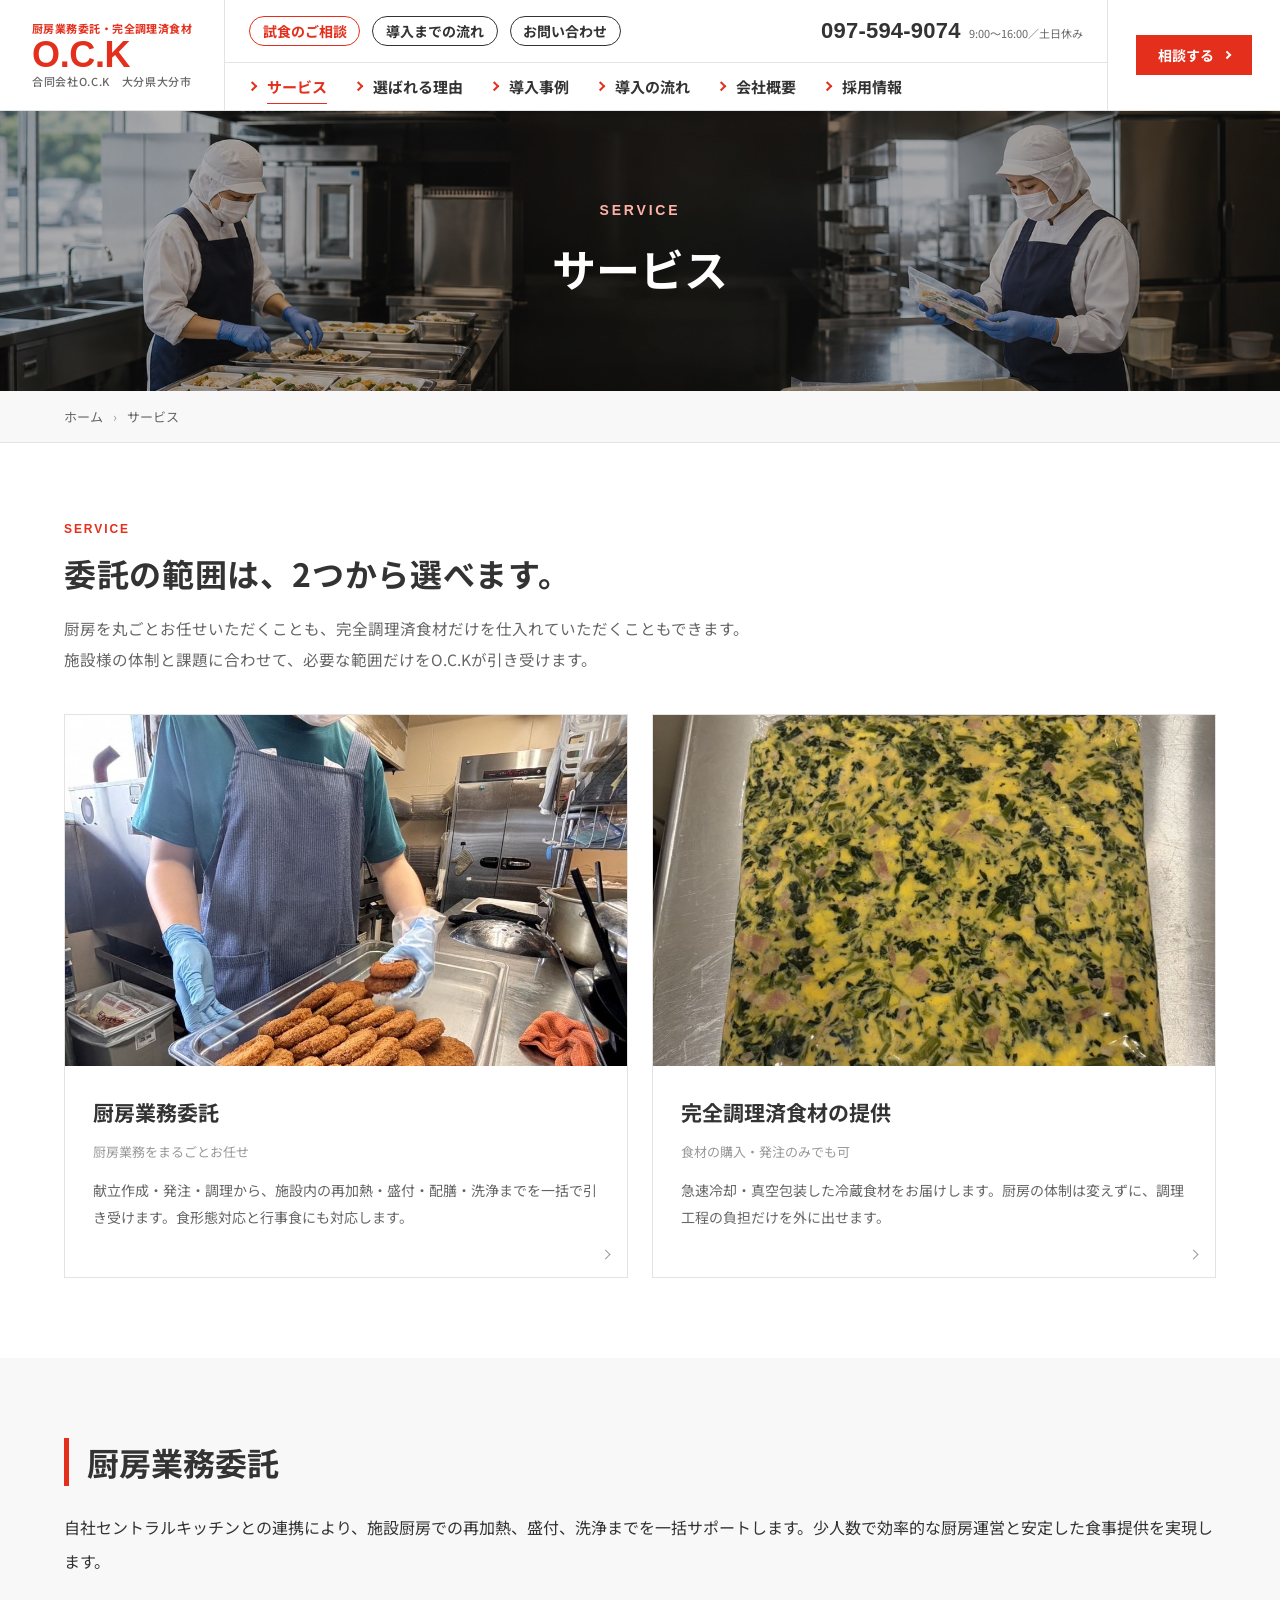
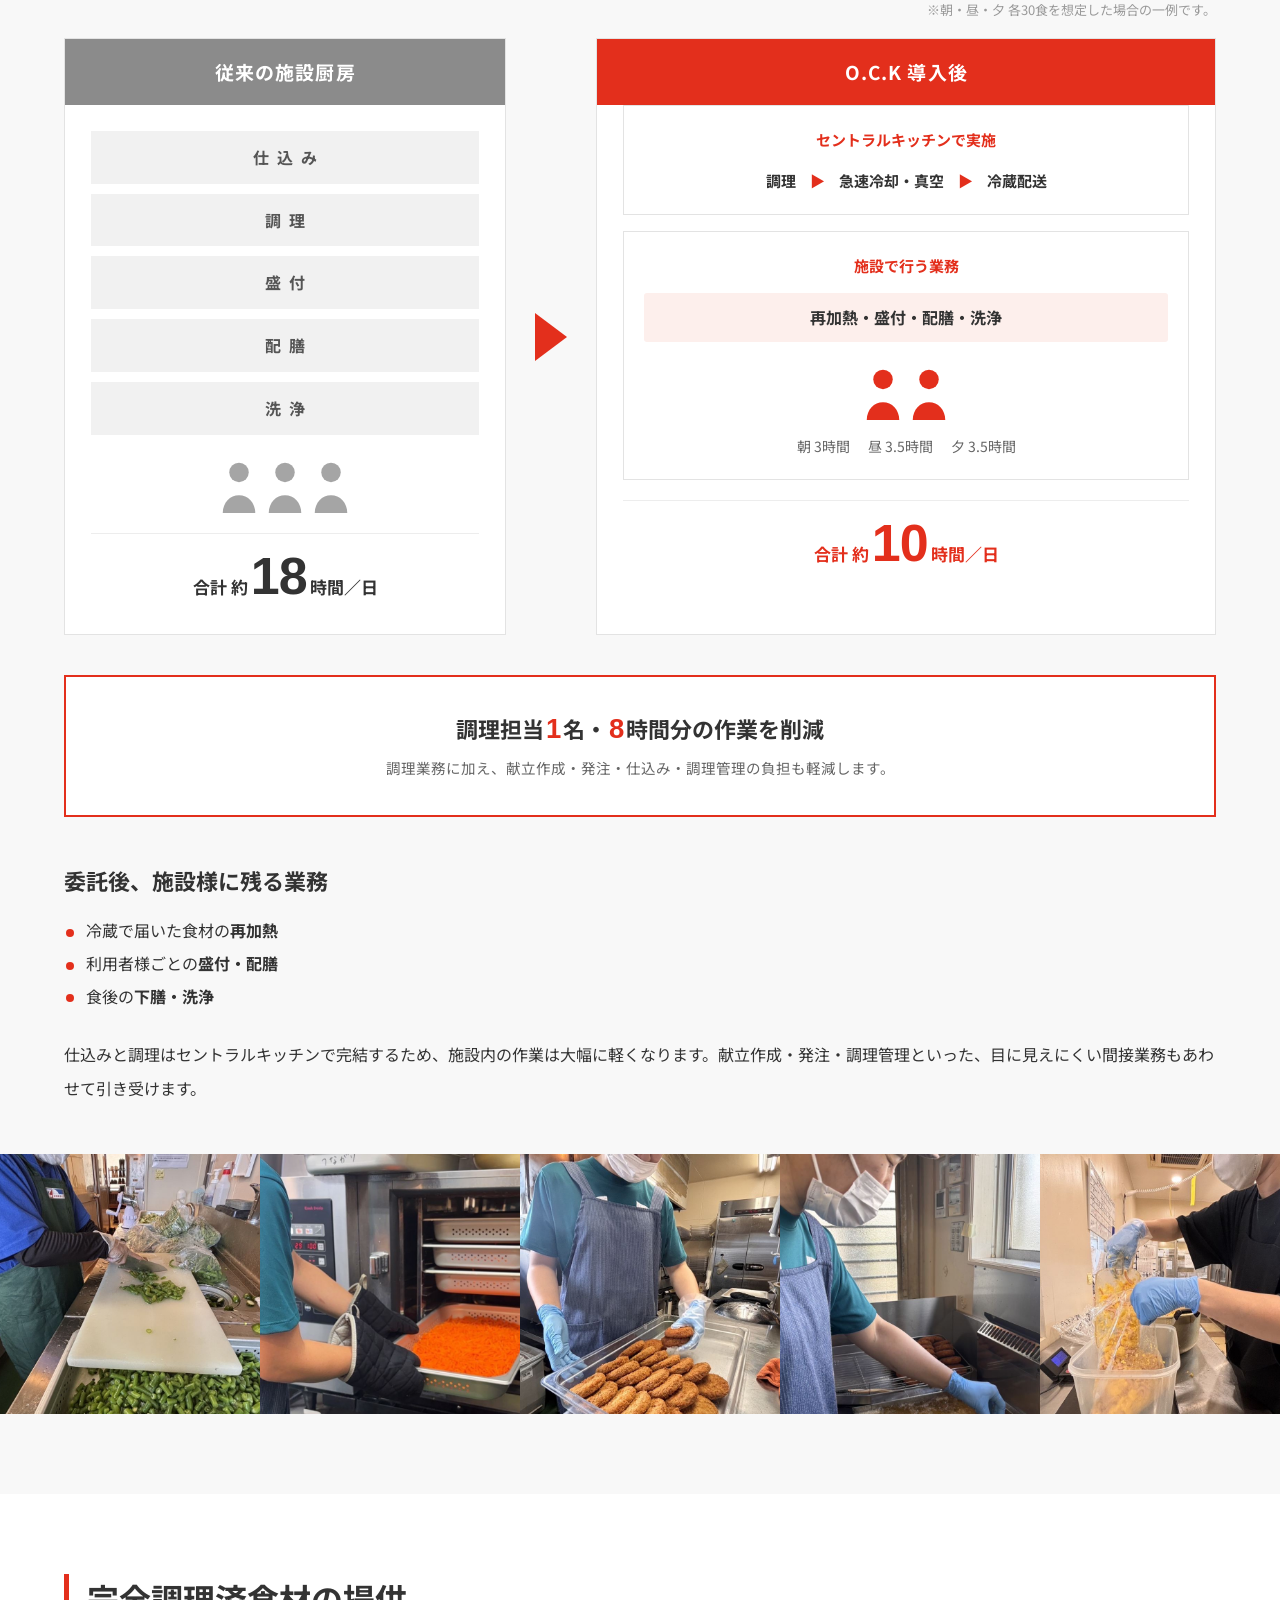
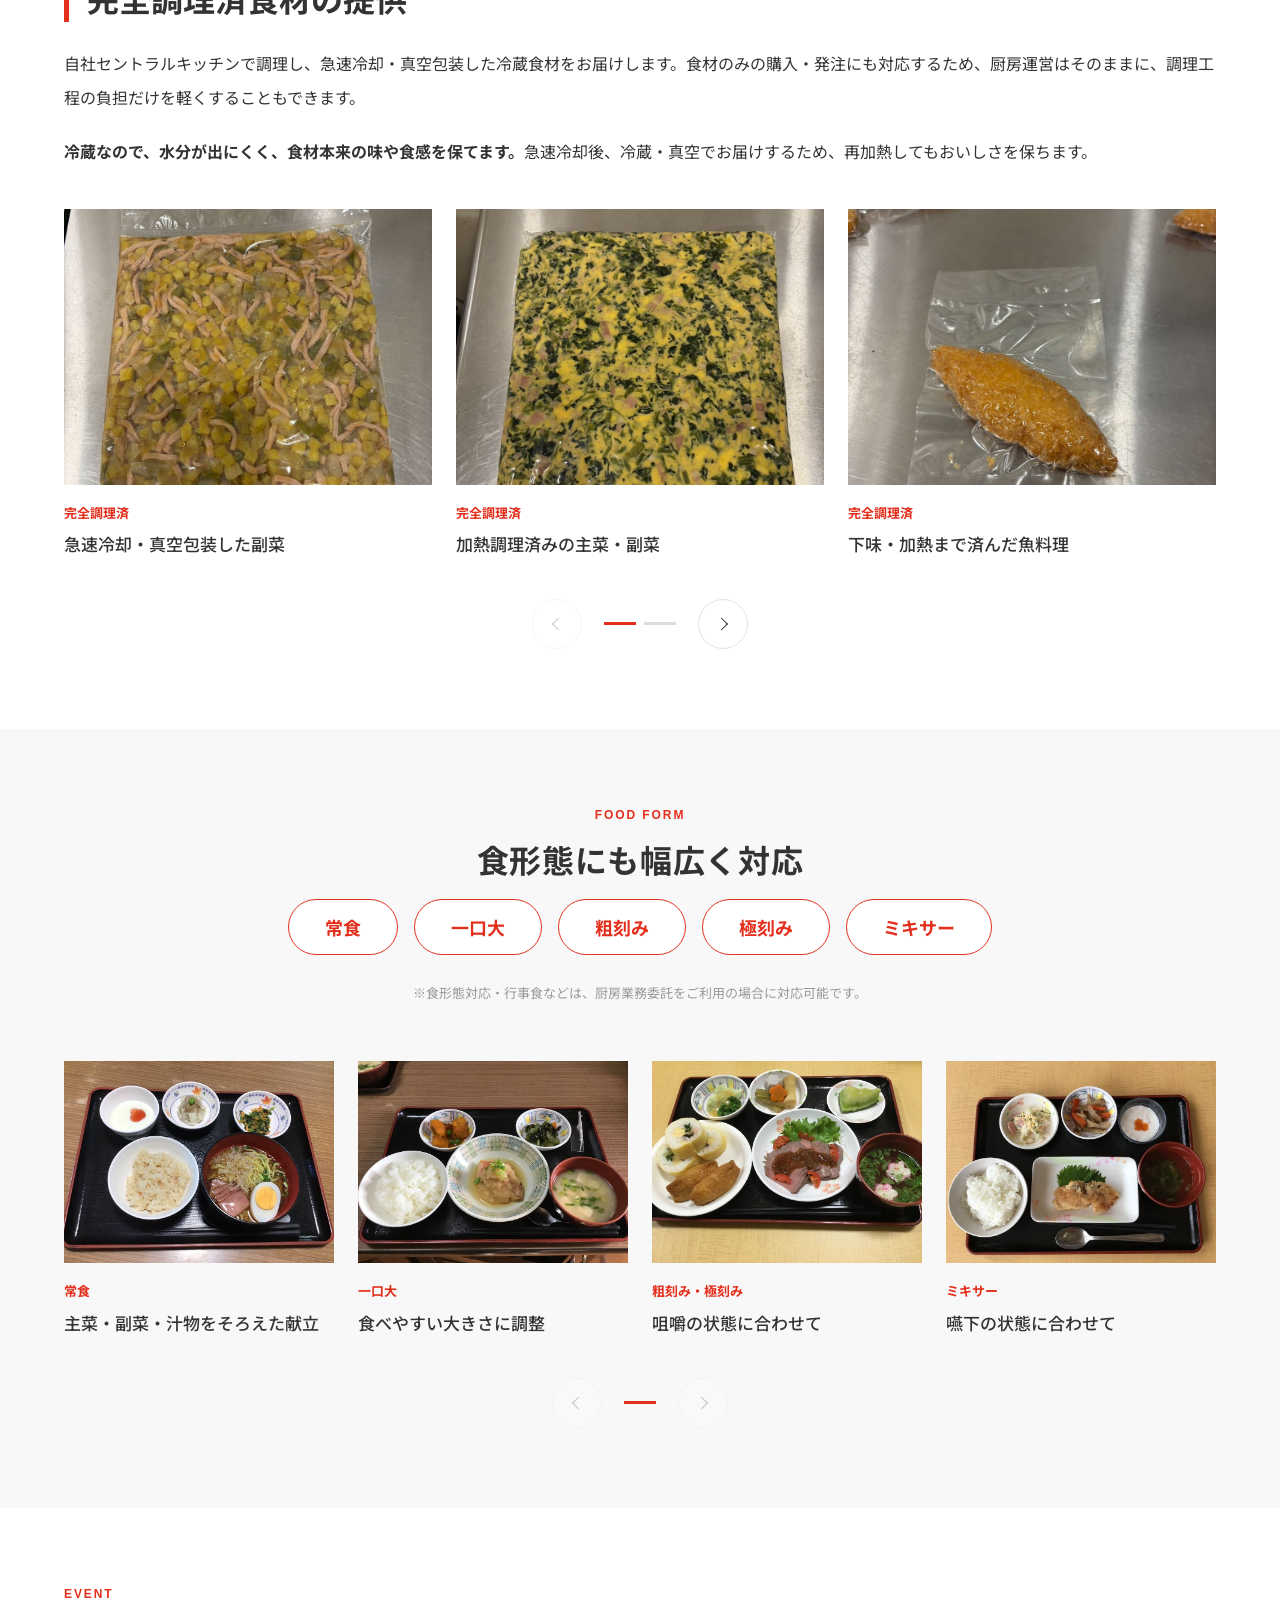
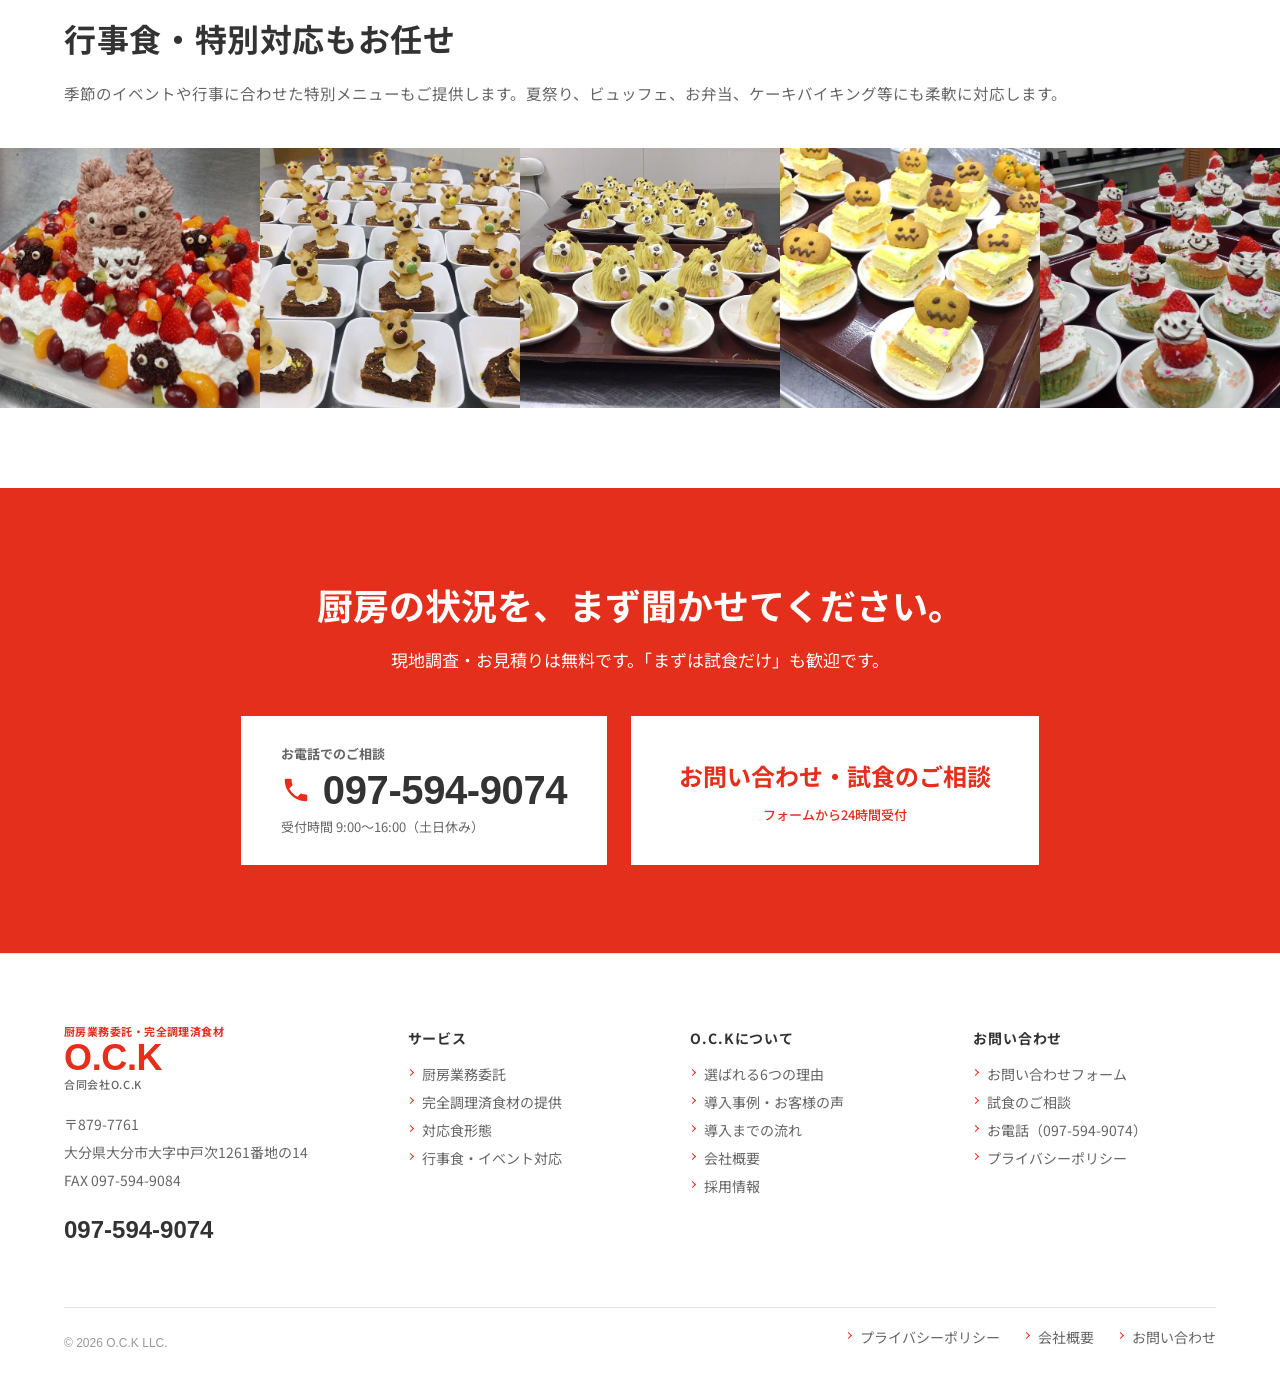
<file: service.html>
<!DOCTYPE html>
<html lang="ja">
<head>
<meta charset="UTF-8">
<meta name="viewport" content="width=device-width,initial-scale=1">
<title>サービス｜合同会社O.C.K</title>
<meta name="description" content="厨房業務委託と完全調理済食材の提供。委託範囲・対応食形態・行事食対応をご紹介します。">
<meta property="og:title" content="サービス｜合同会社O.C.K">
<meta property="og:description" content="厨房業務委託と完全調理済食材の提供。委託範囲・対応食形態・行事食対応をご紹介します。">
<meta property="og:type" content="article">
<meta property="og:image" content="assets/img/service-hero.jpg">
<link rel="preconnect" href="https://fonts.googleapis.com">
<link rel="preconnect" href="https://fonts.gstatic.com" crossorigin>
<link href="https://fonts.googleapis.com/css2?family=Noto+Sans+JP:wght@400;500;700;900&display=swap" rel="stylesheet">
<link rel="icon" href="assets/img/favicon.svg" type="image/svg+xml">
<link rel="stylesheet" href="assets/css/style.css">
</head>
<body>

<div class="home-guide">
  <a href="#gnav">共通メニューに移動</a>
  <a href="#main">ページ本文に移動</a>
  <a href="#footer">フッターに移動</a>
</div>

<div class="Progress" aria-hidden="true"></div>

<!-- ===================== header ===================== -->
<header class="Header">
  <div class="Header__grid">
    <a class="Logo" href="index.html">
      <span class="Logo__tag">厨房業務委託・完全調理済食材</span>
      <span class="Logo__mark">O.C.K</span>
      <span class="Logo__name">合同会社O.C.K　大分県大分市</span>
    </a>

    <div class="Header__main">
      <div class="Header__util">
        <a class="pill pill--red" href="contact.html#shishoku">試食のご相談</a>
        <a class="pill pill--ink" href="flow.html">導入までの流れ</a>
        <a class="pill pill--ink" href="contact.html">お問い合わせ</a>
        <a class="tel" href="tel:0975949074"><b>097-594-9074</b><span>9:00〜16:00／土日休み</span></a>
      </div>
      <nav class="Gnav" id="gnav" aria-label="グローバルナビゲーション">
        <ul class="Gnav__list">
          <li><a href="service.html" aria-current="page">サービス</a></li>
          <li><a href="reason.html">選ばれる理由</a></li>
          <li><a href="case.html">導入事例</a></li>
          <li><a href="flow.html">導入の流れ</a></li>
          <li><a href="company.html">会社概要</a></li>
          <li><a href="recruit.html">採用情報</a></li>
        </ul>
      </nav>
    </div>

    <div class="Header__end">
      <a class="btn-contact" href="contact.html">相談する</a>
    </div>

    <button class="Menubtn" type="button" aria-label="メニューを開く" aria-expanded="false" aria-controls="gnav">
      <span></span><span></span><span></span><i>MENU</i>
    </button>
  </div>
</header>


<main id="main" class="Main">

  <div class="PageHead">
    <img class="PageHead__img--service" src="assets/img/service-hero.jpg" alt="" aria-hidden="true">
    <div class="PageHead__in">
      <h1><span class="en">SERVICE</span>サービス</h1>
    </div>
  </div>
  <nav class="Breadcrumb" aria-label="パンくずリスト">
    <ol>
        <li><a href="index.html">ホーム</a></li>
        <li>サービス</li>
    </ol>
  </nav>


  <section class="sec">
    <div class="inner">
      <h2 class="common_title rv"><span>SERVICE</span>委託の範囲は、2つから選べます。</h2>
      <p class="sec-lead rv">厨房を丸ごとお任せいただくことも、完全調理済食材だけを仕入れていただくこともできます。<br>施設様の体制と課題に合わせて、必要な範囲だけをO.C.Kが引き受けます。</p>
      <ul class="cards cards--2 biz" data-stagger="140">
        <li class="rv"><a class="card" href="#itaku">
          <span class="card__img"><img src="assets/img/kitchen-tray.jpg" alt="施設厨房で盛り付けるスタッフ" loading="lazy"></span>
          <span class="card__body"><h3>厨房業務委託</h3>
          <span class="sub">厨房業務をまるごとお任せ</span>
          <p>献立作成・発注・調理から、施設内の再加熱・盛付・配膳・洗浄までを一括で引き受けます。食形態対応と行事食にも対応します。</p></span>
        </a></li>
        <li class="rv"><a class="card" href="#shokuzai">
          <span class="card__img"><img src="assets/img/pack-02.jpg" alt="真空包装された完全調理済食材" loading="lazy"></span>
          <span class="card__body"><h3>完全調理済食材の提供</h3>
          <span class="sub">食材の購入・発注のみでも可</span>
          <p>急速冷却・真空包装した冷蔵食材をお届けします。厨房の体制は変えずに、調理工程の負担だけを外に出せます。</p></span>
        </a></li>
      </ul>
    </div>
  </section>

  <section class="sec sec--grey" id="itaku">
    <div class="inner">
      <div class="prose">
        <h2 class="rv">厨房業務委託</h2>
        <p class="rv">自社セントラルキッチンとの連携により、施設厨房での再加熱、盛付、洗浄までを一括サポートします。少人数で効率的な厨房運営と安定した食事提供を実現します。</p>
      </div>
      <p class="ba__note rv">※朝・昼・夕 各30食を想定した場合の一例です。</p>
      <div class="ba rv">
        <div class="ba__col ba__col--before">
          <h3>従来の施設厨房</h3>
          <ul class="ba__steps"><li>仕込み</li><li>調理</li><li>盛付</li><li>配膳</li><li>洗浄</li></ul>
          <div class="ba__people" aria-hidden="true">
            <svg viewBox="0 0 24 32" fill="#a5a5a5"><circle cx="12" cy="7" r="6"/><path d="M2 32c0-6.5 4.5-11 10-11s10 4.5 10 11z"/></svg>
            <svg viewBox="0 0 24 32" fill="#a5a5a5"><circle cx="12" cy="7" r="6"/><path d="M2 32c0-6.5 4.5-11 10-11s10 4.5 10 11z"/></svg>
            <svg viewBox="0 0 24 32" fill="#a5a5a5"><circle cx="12" cy="7" r="6"/><path d="M2 32c0-6.5 4.5-11 10-11s10 4.5 10 11z"/></svg>
          </div>
          <p class="ba__total">合計 約<b data-count="18">0</b>時間／日</p>
        </div>
        <div class="ba__arrow" aria-hidden="true"><span></span></div>
        <div class="ba__col ba__col--after">
          <h3>O.C.K 導入後</h3>
          <div class="ba__box">
            <h4>セントラルキッチンで実施</h4>
            <ul class="ba__chain"><li>調理</li><li class="sep">▶</li><li>急速冷却・真空</li><li class="sep">▶</li><li>冷蔵配送</li></ul>
          </div>
          <div class="ba__box">
            <h4>施設で行う業務</h4>
            <p class="ba__inhouse">再加熱・盛付・配膳・洗浄</p>
            <div class="ba__people" aria-hidden="true">
              <svg viewBox="0 0 24 32" fill="#e32f1c"><circle cx="12" cy="7" r="6"/><path d="M2 32c0-6.5 4.5-11 10-11s10 4.5 10 11z"/></svg>
              <svg viewBox="0 0 24 32" fill="#e32f1c"><circle cx="12" cy="7" r="6"/><path d="M2 32c0-6.5 4.5-11 10-11s10 4.5 10 11z"/></svg>
            </div>
            <ul class="ba__hours"><li>朝 3時間</li><li>昼 3.5時間</li><li>夕 3.5時間</li></ul>
          </div>
          <p class="ba__total">合計 約<b data-count="10">0</b>時間／日</p>
        </div>
      </div>
      <div class="cut rv">
        <strong>調理担当<b data-count="1">0</b>名・<b data-count="8">0</b>時間分の作業を削減</strong>
        <p>調理業務に加え、献立作成・発注・仕込み・調理管理の負担も軽減します。</p>
      </div>
      <div class="prose sec-block">
        <h3 class="rv">委託後、施設様に残る業務</h3>
        <ul class="dot" data-stagger="80">
          <li class="rv">冷蔵で届いた食材の<strong>再加熱</strong></li>
          <li class="rv">利用者様ごとの<strong>盛付・配膳</strong></li>
          <li class="rv">食後の<strong>下膳・洗浄</strong></li>
        </ul>
        <p class="rv">仕込みと調理はセントラルキッチンで完結するため、施設内の作業は大幅に軽くなります。献立作成・発注・調理管理といった、目に見えにくい間接業務もあわせて引き受けます。</p>
      </div>
    </div>
    <div class="marquee marquee--rev marquee--gap" aria-label="厨房での作業の写真">
      <ul class="marquee__track">
        <li><img src="assets/img/kitchen-cut.jpg" alt="いんげんの下処理" loading="lazy"></li>
        <li><img src="assets/img/kitchen-oven.jpg" alt="スチームコンベクションオーブンでの加熱" loading="lazy"></li>
        <li><img src="assets/img/kitchen-tray.jpg" alt="揚げ上がったメンチカツ" loading="lazy"></li>
        <li><img src="assets/img/kitchen-fry.jpg" alt="揚げ物の調理" loading="lazy"></li>
        <li><img src="assets/img/kitchen-weigh.jpg" alt="食材の計量と真空包装" loading="lazy"></li>
      </ul>
    </div>
  </section>

  <section class="sec" id="shokuzai">
    <div class="inner">
      <div class="prose">
        <h2 class="rv">完全調理済食材の提供</h2>
        <p class="rv">自社セントラルキッチンで調理し、急速冷却・真空包装した冷蔵食材をお届けします。食材のみの購入・発注にも対応するため、厨房運営はそのままに、調理工程の負担だけを軽くすることもできます。</p>
        <p class="rv"><strong>冷蔵なので、水分が出にくく、食材本来の味や食感を保てます。</strong>急速冷却後、冷蔵・真空でお届けするため、再加熱してもおいしさを保ちます。</p>
      </div>
      <div class="carousel carousel--3 rv" style="margin-top:4rem">
        <div class="carousel__viewport"><ul class="carousel__track">
          <li><span class="tile"><span class="tile__img"><img src="assets/img/pack-01.jpg" alt="真空包装された和え物" loading="lazy"></span><span class="tile__meta"><span class="ctg">完全調理済</span></span><h3>急速冷却・真空包装した副菜</h3></span></li>
          <li><span class="tile"><span class="tile__img"><img src="assets/img/pack-02.jpg" alt="真空包装された炒め物" loading="lazy"></span><span class="tile__meta"><span class="ctg">完全調理済</span></span><h3>加熱調理済みの主菜・副菜</h3></span></li>
          <li><span class="tile"><span class="tile__img"><img src="assets/img/pack-03.jpg" alt="個包装された魚の切り身" loading="lazy"></span><span class="tile__meta"><span class="ctg">完全調理済</span></span><h3>下味・加熱まで済んだ魚料理</h3></span></li>
          <li><span class="tile"><span class="tile__img"><img src="assets/img/pack-04.jpg" alt="小分けに包装された料理" loading="lazy"></span><span class="tile__meta"><span class="ctg">完全調理済</span></span><h3>必要な分だけ発注できる小分け包装</h3></span></li>
        </ul></div>
        <div class="carousel__ctrl">
          <button class="carousel__btn carousel__btn--prev" type="button" aria-label="前へ"></button>
          <div class="carousel__dots"></div>
          <button class="carousel__btn carousel__btn--next" type="button" aria-label="次へ"></button>
        </div>
      </div>
    </div>
  </section>

  <section class="sec sec--grey" id="form">
    <div class="inner">
      <h2 class="common_title common_title--center rv"><span>FOOD FORM</span>食形態にも幅広く対応</h2>
      <ul class="form-list rv"><li>常食</li><li>一口大</li><li>粗刻み</li><li>極刻み</li><li>ミキサー</li></ul>
      <p class="form-note rv">※食形態対応・行事食などは、厨房業務委託をご利用の場合に対応可能です。</p>
      <div class="carousel rv" style="margin-top:5.6rem">
        <div class="carousel__viewport"><ul class="carousel__track">
          <li><span class="tile"><span class="tile__img"><img src="assets/img/meal-05.jpg" alt="常食の献立" loading="lazy"></span><span class="tile__meta"><span class="ctg">常食</span></span><h3>主菜・副菜・汁物をそろえた献立</h3></span></li>
          <li><span class="tile"><span class="tile__img"><img src="assets/img/meal-07.jpg" alt="やわらかく仕上げた献立" loading="lazy"></span><span class="tile__meta"><span class="ctg">一口大</span></span><h3>食べやすい大きさに調整</h3></span></li>
          <li><span class="tile"><span class="tile__img"><img src="assets/img/meal-08.jpg" alt="刻み食の献立" loading="lazy"></span><span class="tile__meta"><span class="ctg">粗刻み・極刻み</span></span><h3>咀嚼の状態に合わせて</h3></span></li>
          <li><span class="tile"><span class="tile__img"><img src="assets/img/meal-10.jpg" alt="ミキサー食を含む献立" loading="lazy"></span><span class="tile__meta"><span class="ctg">ミキサー</span></span><h3>嚥下の状態に合わせて</h3></span></li>
        </ul></div>
        <div class="carousel__ctrl">
          <button class="carousel__btn carousel__btn--prev" type="button" aria-label="前へ"></button>
          <div class="carousel__dots"></div>
          <button class="carousel__btn carousel__btn--next" type="button" aria-label="次へ"></button>
        </div>
      </div>
    </div>
  </section>

  <section class="sec" id="event">
    <div class="inner">
      <h2 class="common_title rv"><span>EVENT</span>行事食・特別対応もお任せ</h2>
      <p class="sec-lead rv">季節のイベントや行事に合わせた特別メニューもご提供します。夏祭り、ビュッフェ、お弁当、ケーキバイキング等にも柔軟に対応します。</p>
    </div>
    <div class="marquee" aria-label="行事食・イベントメニューの写真">
      <ul class="marquee__track">
        <li><img src="assets/img/event-08.jpg" alt="デコレーションケーキ" loading="lazy"></li>
        <li><img src="assets/img/event-01.jpg" alt="行事食のデザート" loading="lazy"></li>
        <li><img src="assets/img/event-03.jpg" alt="モンブランのデザート" loading="lazy"></li>
        <li><img src="assets/img/event-04.jpg" alt="ハロウィンのデザート" loading="lazy"></li>
        <li><img src="assets/img/event-07.jpg" alt="クリスマスのデザート" loading="lazy"></li>
        <li><img src="assets/img/event-02.jpg" alt="行楽弁当" loading="lazy"></li>
        <li><img src="assets/img/buffet-02.jpg" alt="ビュッフェ台の料理" loading="lazy"></li>
        <li><img src="assets/img/buffet-05.jpg" alt="巻き寿司の盛り合わせ" loading="lazy"></li>
      </ul>
    </div>
  </section>

  <!-- ===================== CTA ===================== -->
  <section class="cta">
    <div class="inner">
      <div class="cta__in">
        <h2 class="rv">厨房の状況を、まず聞かせてください。</h2>
        <p class="rv">現地調査・お見積りは無料です。「まずは試食だけ」も歓迎です。</p>
        <div class="cta__box rv">
          <a class="cta__tel" href="tel:0975949074">
            <span class="lb">お電話でのご相談</span>
            <b><svg viewBox="0 0 24 24" aria-hidden="true"><path d="M6.6 10.8a15.1 15.1 0 0 0 6.6 6.6l2.2-2.2c.3-.3.7-.4 1-.2 1.2.4 2.4.6 3.6.6.6 0 1 .4 1 1V20c0 .6-.4 1-1 1C10.6 21 3 13.4 3 4c0-.6.4-1 1-1h3.5c.6 0 1 .4 1 1 0 1.3.2 2.5.6 3.6.1.4 0 .8-.2 1z"/></svg>097-594-9074</b>
            <span>受付時間 9:00〜16:00（土日休み）</span>
          </a>
          <a class="cta__btn" href="contact.html">
            <strong>お問い合わせ・試食のご相談</strong>
            <span>フォームから24時間受付</span>
          </a>
        </div>
      </div>
    </div>
  </section>


</main>

<footer id="footer" class="Footer">
  <div class="inner">
    <div class="Footer__guide">
      <div class="Footer__brand">
        <a class="Logo" href="index.html">
          <span class="Logo__tag">厨房業務委託・完全調理済食材</span>
          <span class="Logo__mark">O.C.K</span>
          <span class="Logo__name">合同会社O.C.K</span>
        </a>
        <address>
          〒879-7761<br>
          大分県大分市大字中戸次1261番地の14<br>
          FAX 097-594-9084
        </address>
        <a class="tel" href="tel:0975949074">097-594-9074</a>
      </div>
      <div>
        <h3>サービス</h3>
        <ul>
          <li><a href="service.html#itaku">厨房業務委託</a></li>
          <li><a href="service.html#shokuzai">完全調理済食材の提供</a></li>
          <li><a href="service.html#form">対応食形態</a></li>
          <li><a href="service.html#event">行事食・イベント対応</a></li>
        </ul>
      </div>
      <div>
        <h3>O.C.Kについて</h3>
        <ul>
          <li><a href="reason.html">選ばれる6つの理由</a></li>
          <li><a href="case.html">導入事例・お客様の声</a></li>
          <li><a href="flow.html">導入までの流れ</a></li>
          <li><a href="company.html">会社概要</a></li>
          <li><a href="recruit.html">採用情報</a></li>
        </ul>
      </div>
      <div>
        <h3>お問い合わせ</h3>
        <ul>
          <li><a href="contact.html">お問い合わせフォーム</a></li>
          <li><a href="contact.html#shishoku">試食のご相談</a></li>
          <li><a href="tel:0975949074">お電話（097-594-9074）</a></li>
          <li><a href="privacy.html">プライバシーポリシー</a></li>
        </ul>
      </div>
    </div>
    <div class="Footer__foot">
      <small>&copy; 2026 O.C.K LLC.</small>
      <ul>
        <li><a href="privacy.html">プライバシーポリシー</a></li>
        <li><a href="company.html">会社概要</a></li>
        <li><a href="contact.html">お問い合わせ</a></li>
      </ul>
    </div>
  </div>
</footer>
<button class="pagetop" type="button" aria-label="ページ上部へ戻る"></button>
<script src="assets/js/main.js"></script>
</body>
</html>
</file>
<file: assets/css/style.css>
@charset "utf-8";
/* =========================================================
   合同会社 O.C.K
   Visual system transcribed from ajinomoto.co.jp
   - html 62.5% / rem grid, .inner 1200px
   - .common_btn : outlined pill + red chevron
   - .cover      : white curtain wipe reveal
   - .notch      : white triangle cut into a grey band
   - offset shadow .1em .1em .3em .1em rgba(0,0,0,.1), radius .5em
   Accent red #E32F1C (client supplied)
   ========================================================= */

:root{
  --red:#e32f1c;
  --red-deep:#c0230f;
  --red-pale:#fdefec;
  --ink:#333;
  --ink-sub:#666;
  --ink-mute:#999;
  --line:#ededed;
  --line-2:#e3e3e3;
  --grey:#f8f8f8;
  --shadow:none;
  --radius:0;
  --inner:1200px;
  --font:'Noto Sans JP','UD新ゴ M',メイリオ,Meiryo,'Hiragino Kaku Gothic Pro',Arial,sans-serif;
  --header:11rem;
}

*,*::before,*::after{box-sizing:border-box}
html{font-size:62.5%;scroll-behavior:smooth;scroll-padding-top:12rem}
body{
  margin:0;font-family:var(--font);font-size:1.6rem;line-height:1.8;color:var(--ink);
  background:#fff;overflow-x:clip;-webkit-font-smoothing:antialiased;
}
img{max-width:100%;height:auto;vertical-align:bottom}
a{color:inherit;text-decoration:none;transition:.3s}
ul,ol{margin:0;padding:0;list-style:none}
h1,h2,h3,h4,p,figure,dl,dd,blockquote{margin:0}
button{font:inherit;color:inherit;background:none;border:0;cursor:pointer}
table{border-collapse:collapse;width:100%}
:focus-visible{outline:2px solid var(--red);outline-offset:3px}

.inner{max-width:var(--inner);margin:0 auto;padding:0 2.4rem}
.inner-narrow{max-width:92rem;margin:0 auto;padding:0 2.4rem}

/* skip links */
.home-guide a{position:absolute;left:-9999px;z-index:9999;background:var(--red);color:#fff;padding:1rem 2rem;font-size:1.3rem}
.home-guide a:focus{left:0;top:0}

/* =========================================================
   Header — bordered cell grid (ajinomoto lockup)
   ========================================================= */
.Header{
  position:fixed;top:0;left:0;width:100%;z-index:1000;background:#fff;
  border-bottom:1px solid var(--line-2);
}
.Progress{
  position:fixed;top:0;left:0;height:3px;width:100%;z-index:1200;background:var(--red);
  transform:scaleX(0);transform-origin:left;will-change:transform;
}
.Header__grid{display:flex;align-items:stretch;min-height:11rem}

.Logo{
  display:flex;flex-direction:column;justify-content:center;gap:.2rem;
  flex:0 0 auto;padding:1.6rem 3.2rem 1.6rem 3.2rem;border-right:1px solid var(--line-2);
}
.Logo:hover{opacity:1}
.Logo__tag{font-size:1.1rem;font-weight:700;letter-spacing:.04em;color:var(--red);line-height:1}
.Logo__mark{
  font-family:Arial,Helvetica,sans-serif;font-weight:700;font-size:3.6rem;line-height:1.05;
  letter-spacing:-.01em;color:var(--red);
}
.Logo__name{font-size:1.1rem;font-weight:500;color:var(--ink-sub);letter-spacing:.06em;line-height:1}

.Header__main{flex:1 1 auto;display:flex;flex-direction:column;min-width:0}
.Header__util{
  display:flex;align-items:center;gap:1.2rem;padding:1.1rem 2.4rem;
  border-bottom:1px solid var(--line-2);
}
.pill{
  display:inline-block;font-size:1.4rem;font-weight:700;line-height:1.6;
  border:1px solid currentColor;border-radius:3em;padding:.2em .9em;transition:.3s;
}
.pill--red{color:var(--red)}
.pill--red:hover{background:var(--red);color:#fff;opacity:1}
.pill--ink{color:var(--ink)}
.pill--ink:hover{background:var(--ink);color:#fff;opacity:1}
.Header__util .tel{
  margin-left:auto;display:flex;align-items:baseline;gap:.8rem;white-space:nowrap;
}
.Header__util .tel b{font-family:Arial,Helvetica,sans-serif;font-size:2.2rem;font-weight:700;color:var(--ink);letter-spacing:.01em}
.Header__util .tel span{font-size:1.1rem;color:var(--ink-sub)}

.Gnav{padding:0 2.4rem;flex:1;display:flex;align-items:center}
.Gnav__list{display:flex;gap:2.8rem}
.Gnav__list a{
  position:relative;display:block;font-size:1.5rem;font-weight:700;padding:.4em 0 .4em 1.2em;
}
.Gnav__list a::before{
  content:'';position:absolute;left:0;top:50%;width:.45em;height:.45em;
  border-top:.15em solid var(--red);border-right:.15em solid var(--red);
  transform:translateY(-50%) rotate(45deg);transition:.3s;
}
.Gnav__list a::after{
  content:'';position:absolute;left:1.2em;right:0;bottom:.1em;height:1px;background:var(--red);
  transform:scaleX(0);transform-origin:left;transition:transform .35s cubic-bezier(.2,.8,.2,1);
}
.Gnav__list a:hover{opacity:1;color:var(--red)}
.Gnav__list a:hover::after,.Gnav__list a[aria-current="page"]::after{transform:scaleX(1)}
.Gnav__list a[aria-current="page"]{color:var(--red)}

.Header__end{
  flex:0 0 auto;display:flex;align-items:center;justify-content:center;
  padding:0 2.8rem;border-left:1px solid var(--line-2);
}
.btn-contact{
  display:inline-flex;align-items:center;gap:1rem;background:var(--red);color:#fff;
  font-size:1.4rem;font-weight:700;padding:1.3rem 2.2rem;white-space:nowrap;line-height:1;
}
.btn-contact::after{
  content:'';width:.45em;height:.45em;border-top:.15em solid #fff;border-right:.15em solid #fff;
  transform:rotate(45deg);transition:transform .3s;
}
.btn-contact:hover{background:var(--red-deep);opacity:1}
.btn-contact:hover::after{transform:rotate(45deg) translate(2px,-2px)}

.Menubtn{display:none;width:7.2rem;align-self:stretch;border-left:1px solid var(--line-2);position:relative}
.Menubtn span{position:absolute;left:50%;margin-left:-1.1rem;width:2.2rem;height:2px;background:var(--ink);transition:.3s}
.Menubtn span:nth-child(1){top:1.8rem}
.Menubtn span:nth-child(2){top:2.5rem}
.Menubtn span:nth-child(3){top:3.2rem}
.Menubtn i{position:absolute;left:0;right:0;bottom:1.1rem;font-style:normal;font-size:1rem;font-weight:700;text-align:center;letter-spacing:.08em}
.Menubtn.is-open span:nth-child(1){top:2.5rem;transform:rotate(45deg)}
.Menubtn.is-open span:nth-child(2){opacity:0}
.Menubtn.is-open span:nth-child(3){top:2.5rem;transform:rotate(-45deg)}

/* =========================================================
   Buttons (= .common_btn)
   ========================================================= */
.common_btn a,a.common_btn,button.common_btn{
  display:inline-block;position:relative;color:var(--red);background:#fff;
  font-size:1.7rem;font-weight:700;line-height:1.6;
  border:1px solid currentColor;border-radius:3em;padding:.7em 3em .7em 2em;transition:.3s;
}
.common_btn a::after,a.common_btn::after,button.common_btn::after{
  content:'';position:absolute;top:50%;right:1.4em;width:.5em;height:.5em;margin-top:-.3em;
  border-top:.15em solid currentColor;border-right:.15em solid currentColor;transform:rotate(45deg);
  transition:.3s;
}
.common_btn a:hover,a.common_btn:hover,button.common_btn:hover{background:var(--red);color:#fff;opacity:1}
.common_btn a:hover::after,a.common_btn:hover::after{transform:rotate(45deg) translate(3px,-3px)}
.common_btn{text-align:center}
.btn-center{text-align:center;margin-top:6rem}

/* =========================================================
   Section titles (= .common_title)
   ========================================================= */
.common_title{font-size:3.2rem;font-weight:700;line-height:1.5;margin:0 0 1.6rem;letter-spacing:.02em}
.common_title > span.lbl,
.common_title > span:not([class]){
  display:block;position:relative;font-family:Arial,Helvetica,sans-serif;
  font-size:1.2rem;font-weight:700;color:var(--red);letter-spacing:.16em;
  line-height:1;margin-bottom:1.4rem;
}
.common_title > span.lbl::before,
.common_title > span:not([class])::before{
  content:none;
}
.common_title.is-in > span.lbl::before{transform:scaleY(1)}
.common_title .ttl-in{display:block;overflow:hidden}
.common_title .ttl-in > span{display:block}
.common_title.is-in .ttl-in > span{transform:none}
.common_title--center{text-align:center;margin-left:0}
.common_title--center > span.lbl,
.common_title--center > span:not([class]){margin:0 0 1.4rem;padding:0}

.sec-lead{font-size:1.55rem;line-height:1.95;color:var(--ink-sub);margin:0 0 4rem}
.common_title--center + .sec-lead{text-align:center;margin-left:0}

/* =========================================================
   Reveal system
   ========================================================= */
.rv{opacity:0;transform:translateY(1.2rem);transition:opacity .5s ease,transform .5s ease}
.rv.is-in{opacity:1;transform:none}
.cut.is-in{transform:none}
.rv-img{opacity:0;transition:opacity .5s ease}
.rv-img.is-in{opacity:1}
.rv-up{overflow:hidden;display:block}
.rv-up > *{display:block}
.rv-up.is-in > *{transform:none}

/* white curtain wipe (= .asv h3 span.cover) */
.cover{position:relative;display:inline-block}
.cover::before{content:none}
.cover.is-in::before{margin-left:100%}

/* =========================================================
   Main visual  (= #mainv : white message card + banner)
   ========================================================= */
.Main{padding-top:var(--header)}
#mainv{position:relative;overflow:hidden}
#mainv .line{position:absolute;left:0;top:6vw;width:100%;height:18vw;z-index:0;pointer-events:none}
#mainv .line path{
  fill:none;stroke:var(--red);stroke-width:1.6;
  stroke-dasharray:2400;stroke-dashoffset:2400;
}
#mainv.is-ready .line path{transition:stroke-dashoffset 2.2s ease-in-out .35s;stroke-dashoffset:0}

#mainv .slide{position:relative;height:34.5vw}
#mainv .slide > li{
  position:absolute;inset:0;display:flex;flex-direction:row-reverse;align-items:flex-start;
  opacity:0;visibility:hidden;pointer-events:none;z-index:1;
  transition:opacity .55s ease .35s,visibility 0s linear .9s;
}
#mainv .slide > li.is-active{
  opacity:1;visibility:visible;pointer-events:auto;z-index:2;
  transition:opacity .45s ease,visibility 0s;
}
#mainv .banner{
  width:60vw;height:28.5vw;margin:3vw 3vw 3vw 0;overflow:hidden;flex:0 0 auto;
}
#mainv .banner img{
  width:100%;height:100%;object-fit:cover;
  clip-path:inset(0 0 0 100%);transform:scale(1.14);
  transition:clip-path 1.15s cubic-bezier(.76,0,.24,1),transform 9s linear;
}
#mainv .slide > li.is-active .banner img{clip-path:inset(0 0 0 0);transform:scale(1)}
#mainv .message{
  width:34vw;height:28.5vw;background:#fff;margin:3vw;padding:2.6vw 2.4vw 2.6vw 0;
  position:relative;overflow:hidden;z-index:3;
  display:flex;flex-direction:column;justify-content:center;
}
/* card contents rise in, one after another */
#mainv .message > *{
  opacity:0;transform:translateY(2.4rem);
  transition:opacity .7s ease,transform .9s cubic-bezier(.16,.84,.28,1);
}
#mainv .slide > li.is-active .message > *{opacity:1;transform:none}
#mainv .slide > li.is-active .message > *:nth-child(1){transition-delay:.34s}
#mainv .slide > li.is-active .message > *:nth-child(2){transition-delay:.46s}
#mainv .slide > li.is-active .message > *:nth-child(3){transition-delay:.58s}
#mainv .slide > li.is-active .message > *:nth-child(4){transition-delay:.70s}
/* a red edge sweeps across the card as the slide lands */
#mainv .message::after{
  content:'';position:absolute;inset:0;background:var(--red);transform:translateX(-101%);
  transition:transform .5s cubic-bezier(.76,0,.24,1);
}
#mainv .slide > li.is-active .message::after{transform:translateX(101%);transition-duration:.8s;transition-delay:.12s}
#mainv .message .eyebrow{
  font-size:1.25rem;font-weight:700;letter-spacing:.1em;color:var(--red);margin-bottom:1.2rem;
}
#mainv .message h2{font-size:2.5vw;font-weight:700;line-height:1.5;letter-spacing:-.005em}
#mainv .message h2 em{font-style:normal;color:var(--red)}
#mainv .message h2 .num{font-family:Arial,Helvetica,sans-serif;font-size:1.5em;font-weight:700;letter-spacing:-.02em;line-height:0}
#mainv .message p{margin-top:1.4vw;font-size:1.45rem;line-height:1.9;color:var(--ink-sub)}
#mainv .message .common_btn{margin-top:auto;padding-top:1.6vw;text-align:left}
#mainv .message .common_btn a{font-size:1.5rem}

#mainv .mv-ctrl{position:absolute;right:4vw;bottom:4.6vw;display:flex;align-items:center;gap:1rem;z-index:4}
#mainv .mv-ctrl > button{
  width:4.4rem;height:4.4rem;border:1px solid var(--line-2);border-radius:50%;background:#fff;
  position:relative;transition:.3s;
}
#mainv .mv-ctrl > button:hover{background:var(--red);border-color:var(--red)}
#mainv .mv-ctrl > button::before{
  content:'';position:absolute;top:50%;left:50%;width:.9rem;height:.9rem;
  border-top:1.5px solid var(--ink);border-right:1.5px solid var(--ink);transition:.3s;
}
#mainv .mv-ctrl > button:hover::before{border-color:#fff}
#mainv .mv-ctrl .prev::before{transform:translate(-35%,-50%) rotate(-135deg)}
#mainv .mv-ctrl .next::before{transform:translate(-65%,-50%) rotate(45deg)}
#mainv .mv-ctrl .toggle::before{
  border:0;width:.9rem;height:1rem;transform:translate(-50%,-50%);
  border-left:3px solid var(--ink);border-right:3px solid var(--ink);
}
#mainv .mv-ctrl .toggle.is-paused::before{
  border:0;width:0;height:0;border-left:9px solid var(--ink);
  border-top:6px solid transparent;border-bottom:6px solid transparent;
  transform:translate(-40%,-50%);
}
#mainv .mv-ctrl .toggle:hover::before{border-left-color:#fff;border-right-color:#fff}
#mainv .mv-ctrl .toggle.is-paused:hover::before{border-top-color:transparent;border-bottom-color:transparent}
#mainv .dots{display:flex;align-items:center;gap:.8rem;margin-right:.8rem}
#mainv .dots button{width:3rem;height:3px;background:rgba(255,255,255,.8);box-shadow:0 0 3px rgba(0,0,0,.3)}
#mainv .dots button.is-active{background:var(--red)}

/* important notices */
.important_notices{background:var(--red-pale)}
.important_notices .inner{display:flex;align-items:center;gap:3.2rem;padding-top:2rem;padding-bottom:2rem;max-width:160rem}
.important_notices h2{font-size:1.8rem;font-weight:800;color:var(--red);margin:0;white-space:nowrap}
.important_notices dl{display:flex;flex-wrap:wrap;gap:.4rem 2rem;margin:0;font-size:1.6rem;line-height:1.6}
.important_notices dt{font-size:1.5rem;color:var(--ink-sub);font-family:Arial,Helvetica,sans-serif}
.important_notices dd{margin:0}
.important_notices a{text-decoration:underline}
.important_notices a:hover{color:var(--red)}

/* =========================================================
   Sections
   ========================================================= */
.sec{padding:8rem 0}
.sec--grey{background:var(--grey)}
.sec--tight{padding:7rem 0}

/* ---- 経営課題（editorial list, hairline rules） ---- */
.issue{background:var(--grey);padding:8rem 0}
.issue__head{max-width:96rem;margin:0 auto 6rem;text-align:center}
.issue__head .eyebrow{
  display:inline-block;font-size:1.4rem;font-weight:700;letter-spacing:.14em;color:var(--red);
  margin-bottom:2rem;
}
.issue__head h2{font-size:2.8rem;font-weight:700;line-height:1.7}
.issue__head h2 mark{
  background:none;color:var(--red);padding:0;margin:0;line-height:inherit;
}
.issue__list{border-top:1px solid var(--line-2)}
.issue__list li{
  display:grid;grid-template-columns:7rem minmax(0,34rem) 1fr;gap:0 3.2rem;align-items:baseline;
  border-bottom:1px solid var(--line-2);padding:2.8rem .4rem;
}
.issue__list .n{
  font-family:Arial,Helvetica,sans-serif;font-size:1.4rem;font-weight:700;color:var(--red);
  letter-spacing:.1em;
}
.issue__list h3{font-size:1.9rem;font-weight:700;line-height:1.65}
.issue__list p{font-size:1.45rem;color:var(--ink-sub);line-height:1.9}
.issue__answer{margin-top:6rem;text-align:center}
.issue__answer .arrow{
  width:1px;height:4rem;margin:0 auto 2.6rem;background:var(--line-2);
}
.issue__answer p{font-size:2.1rem;font-weight:700;line-height:1.8}
.issue__answer p em{font-style:normal;color:var(--red)}

/* ---- 理念 (= .asv) ---- */
.asv{background:var(--grey);padding:8rem 0;position:relative;overflow:hidden}
.asv__lead{font-size:1.2rem;font-weight:700;text-align:center;color:var(--red);letter-spacing:.16em;margin-bottom:2.4rem}
.asv__statement{will-change:transform;
  background:#fff;text-align:center;font-size:2.8rem;font-weight:700;line-height:1.7;
  padding:4.4rem 3rem;overflow:hidden;
}
.asv__statement em{font-style:normal;color:var(--red)}
.asv__under{
  display:flex;justify-content:center;align-items:center;gap:4rem;margin-top:5.6rem;flex-wrap:wrap;
}
.asv__under p{font-size:1.6rem;line-height:1.95;max-width:56rem}
.asv .wave{display:block;width:100%;max-width:110rem;margin:5rem auto 0;height:6rem}
.asv .wave path{
  fill:none;stroke:var(--red);stroke-width:1.4;stroke-dasharray:1600;stroke-dashoffset:1600;
  transition:stroke-dashoffset 2s ease-in-out;
}
.asv .wave.is-in path{stroke-dashoffset:0}

/* ---- 数字（before / after） ---- */
.ba{display:grid;grid-template-columns:1fr 9rem 1.4fr;align-items:stretch}
.ba .ba__col--before{opacity:0;transform:translateX(-4rem);transition:opacity .9s ease,transform 1s cubic-bezier(.16,.84,.28,1)}
.ba .ba__col--after{opacity:0;transform:translateX(4rem);transition:opacity .9s ease .18s,transform 1s cubic-bezier(.16,.84,.28,1) .18s}
.ba .ba__arrow span{opacity:0;transform:scale(.2);transition:opacity .5s ease .7s,transform .6s cubic-bezier(.2,1.5,.4,1) .7s}
.ba.is-in .ba__col--before,.ba.is-in .ba__col--after{opacity:1;transform:none}
.ba.is-in .ba__arrow span{opacity:1;transform:none}
.ba__note{font-size:1.3rem;color:var(--ink-mute);text-align:right;margin:0 0 1.6rem}
.ba__col{background:#fff;border:1px solid var(--line-2);overflow:hidden;padding-bottom:3.2rem}
.ba__col h3{font-size:1.9rem;font-weight:700;color:#fff;text-align:center;padding:1.6rem;letter-spacing:.06em}
.ba__col--before h3{background:#8b8b8b}
.ba__col--after h3{background:var(--red)}
.ba__steps{padding:2.6rem 2.6rem 0;display:grid;gap:1rem}
.ba__steps li{background:#f1f1f1;color:#555;text-align:center;font-size:1.6rem;font-weight:700;padding:1.2rem;letter-spacing:.5em;text-indent:.5em}
.ba__people{display:flex;justify-content:center;gap:.6rem;padding:2.6rem 0 0}
.ba__people svg{width:4rem;height:5.2rem}
.ba__total{margin:2rem 2.6rem 0;border-top:1px solid var(--line);padding-top:1.6rem;text-align:center;font-size:1.7rem;font-weight:700}
.ba__total b{font-family:Arial,Helvetica,sans-serif;font-size:5.2rem;line-height:1;margin:0 .3rem;letter-spacing:-.02em}
.ba__col--after .ba__total{color:var(--red)}
.ba__arrow{display:grid;place-items:center}
.ba__arrow span{width:0;height:0;border-top:2.4rem solid transparent;border-bottom:2.4rem solid transparent;border-left:3.2rem solid var(--red)}
.ba__box{margin:0 2.6rem;border:1px solid var(--line-2);border-radius:var(--radius);padding:2rem}
.ba__box + .ba__box{margin-top:1.6rem}
.ba__box h4{font-size:1.5rem;font-weight:700;text-align:center;margin-bottom:1.4rem;color:var(--ink-sub)}
.ba__col--after .ba__box h4{color:var(--red)}
.ba__chain{display:flex;align-items:center;justify-content:center;gap:1.4rem;flex-wrap:wrap}
.ba__chain li{font-size:1.5rem;font-weight:700}
.ba__chain li.sep{color:var(--red)}
.ba__inhouse{background:var(--red-pale);border-radius:.3rem;text-align:center;font-size:1.6rem;font-weight:700;padding:1rem}
.ba__hours{display:flex;justify-content:center;gap:1.8rem;font-size:1.4rem;color:var(--ink-sub);margin-top:1.4rem}
.cut{
  transform:scale(.94);transition:transform .8s cubic-bezier(.2,1.35,.4,1),opacity .8s ease;
  margin-top:4rem;background:#fff;border:2px solid var(--red);border-radius:var(--radius);
  text-align:center;padding:3.4rem 2.4rem;
}
.cut strong{display:block;font-size:2.2rem;font-weight:700;line-height:1.6}
.cut strong b{font-family:Arial,Helvetica,sans-serif;font-size:1.25em;color:var(--red);line-height:1;letter-spacing:-.01em;margin:0 .2rem}
.cut p{margin-top:.8rem;font-size:1.45rem;color:var(--ink-sub)}

/* ---- カード群 (= .future / .link_area card idiom) ---- */
.cards{display:flex;flex-wrap:wrap;justify-content:space-between;gap:2.4rem 0}
.cards > li{width:32%}
.cards--2 > li{width:49%}
.card{
  display:block;position:relative;height:100%;background:#fff;
  border:1px solid var(--line-2);overflow:hidden;transition:border-color .3s;
}
.card:hover{opacity:1;border-color:var(--red)}
.card::after{
  content:'';position:absolute;right:1.8rem;bottom:1.8rem;width:.45em;height:.45em;
  border-top:1px solid var(--ink-mute);border-right:1px solid var(--ink-mute);transform:rotate(45deg);
  transition:border-color .3s;
}
.card:hover::after{border-color:var(--red)}
.card__img{display:block;aspect-ratio:16/10;overflow:hidden}
.card__img img{width:100%;height:100%;object-fit:cover;transition:transform .8s cubic-bezier(.2,.8,.2,1)}
.card:hover .card__img img{transform:scale(1.03)}
.card__body{display:block;padding:2.4rem 2.2rem 4rem}
.card__no{
  display:block;font-family:Arial,Helvetica,sans-serif;font-size:1.3rem;font-weight:700;
  color:var(--red);letter-spacing:.12em;margin-bottom:.8rem;
}
.card h3{font-size:1.8rem;font-weight:700;line-height:1.6;margin-bottom:1rem}
.card p{font-size:1.4rem;color:var(--ink-sub);line-height:1.9}
.card .sub{display:block;font-size:1.3rem;color:var(--ink-mute);margin-bottom:1.4rem}

/* 2枚組の事業カード */
.biz .card__body{padding:3rem 2.8rem 4.6rem}
.biz .card h3{font-size:2.1rem}

/* ---- 横スクロール写真帯（marquee） ---- */
.marquee{overflow:hidden;padding:0;position:relative}
.marquee__track{display:flex;width:max-content;animation:marquee 46s linear infinite}
.marquee:hover .marquee__track{animation-play-state:paused}
.marquee__track li{width:26rem;height:26rem;flex:0 0 auto;overflow:hidden}
.marquee__track img{width:100%;height:100%;object-fit:cover}
@keyframes marquee{from{transform:translateX(0)}to{transform:translateX(-50%)}}
.marquee--rev .marquee__track{animation-direction:reverse}
.marquee--gap{margin-top:4.8rem}

/* ---- 食形態 ---- */
.form-list{display:flex;justify-content:center;flex-wrap:wrap;gap:1.6rem}
.form-list li{
  border:1px solid var(--red);color:var(--red);border-radius:3em;
  font-size:1.8rem;font-weight:700;padding:1.1rem 3.6rem;background:#fff;
}
.form-note{text-align:center;font-size:1.3rem;color:var(--ink-mute);margin-top:2.6rem}

/* ---- カルーセル ---- */
.carousel{position:relative}
.carousel__viewport{overflow:hidden}
.carousel__track{display:flex;align-items:stretch;gap:2.4rem;transition:transform .8s cubic-bezier(.2,.8,.2,1)}
.carousel__track > li{flex:0 0 calc((100% - 7.2rem)/4)}
.carousel--3 .carousel__track > li{flex:0 0 calc((100% - 4.8rem)/3)}
.carousel__ctrl{display:flex;justify-content:center;align-items:center;gap:1rem;margin-top:4rem}
.carousel__btn{
  width:5rem;height:5rem;border:1px solid var(--line-2);border-radius:50%;background:#fff;
  position:relative;transition:.3s;
}
.carousel__btn:hover:not(:disabled){background:var(--red);border-color:var(--red)}
.carousel__btn::before{
  content:'';position:absolute;top:50%;left:50%;width:.9rem;height:.9rem;
  border-top:1.5px solid var(--ink);border-right:1.5px solid var(--ink);transition:.3s;
}
.carousel__btn:hover:not(:disabled)::before{border-color:#fff}
.carousel__btn--prev::before{transform:translate(-35%,-50%) rotate(-135deg)}
.carousel__btn--next::before{transform:translate(-65%,-50%) rotate(45deg)}
.carousel__btn:disabled{opacity:.28;cursor:default}
.carousel__dots{display:flex;gap:.8rem;margin:0 1.2rem}
.carousel__dots button{width:3.2rem;height:3px;background:#dcdcdc}
.carousel__dots button.is-active{background:var(--red)}
.tile{display:block;height:100%}
.tile__img{display:block;aspect-ratio:4/3;overflow:hidden}
.tile__img img{width:100%;height:100%;object-fit:cover;transition:transform .8s cubic-bezier(.2,.8,.2,1)}
.tile:hover img{transform:scale(1.05)}
.tile__meta{display:flex;align-items:center;gap:1rem;margin:1.6rem 0 .6rem;font-size:1.3rem}
.tile__meta .ctg{color:var(--red);font-weight:700}
.tile h3{font-size:1.7rem;font-weight:500;line-height:1.7}

/* ---- 導入事例 ---- */
.case{display:grid;grid-template-columns:1.05fr 1fr;background:#fff;border:1px solid var(--line-2);overflow:hidden}
.case__img{min-height:36rem}
.case__img img{width:100%;height:100%;object-fit:cover}
.case__body{padding:5.6rem 5rem}
.case__tag{display:inline-block;font-size:1.3rem;font-weight:700;color:#fff;background:var(--red);border-radius:1em;padding:.25em 1.1em;margin-bottom:2rem}
.case__body h3{font-size:2.8rem;font-weight:700;line-height:1.6;margin-bottom:2rem}
.case__body p{font-size:1.6rem;color:var(--ink-sub);line-height:2.1}
.voice{display:grid;grid-template-columns:repeat(3,1fr);gap:2.6rem;margin-top:5rem}
.voice li{background:#fff;border:1px solid var(--line-2);border-top:2px solid var(--red);padding:3rem 2.6rem}
.voice p{font-size:1.6rem;line-height:2.05}
.voice .who{margin-top:1.6rem;font-size:1.3rem;color:var(--ink-mute)}

/* ---- ギャラリー ---- */
.gallery{display:grid;grid-template-columns:repeat(4,1fr);gap:1.6rem}
.gallery li{aspect-ratio:4/3;overflow:hidden}
.gallery li:first-child{grid-column:span 2;grid-row:span 2;aspect-ratio:auto}
.gallery img{width:100%;height:100%;object-fit:cover;transition:transform .8s cubic-bezier(.2,.8,.2,1)}
.gallery li:hover img{transform:scale(1.06)}

/* ---- 導入の流れ ---- */
.flow{border-top:1px solid var(--line-2)}
.flow li{display:grid;grid-template-columns:11rem 30rem 1fr;gap:0 3.2rem;align-items:baseline;border-bottom:1px solid var(--line-2);padding:3.4rem .8rem;position:relative}
.flow .n{font-family:Arial,Helvetica,sans-serif;font-size:2.6rem;font-weight:700;color:var(--red);letter-spacing:.02em;line-height:1.4}
.flow h3{font-size:2.2rem;font-weight:700;line-height:1.5}
.flow p{font-size:1.6rem;color:var(--ink-sub);line-height:2}
.flow-support{margin-top:3.2rem;background:var(--red-pale);text-align:center;padding:2.6rem;font-size:1.8rem;font-weight:700;line-height:1.9}

/* ---- ニュース (= .newsroom) ---- */
.news li{border-bottom:1px solid var(--line)}
.news a{display:block;padding:2.6rem .4rem}
.news a:hover{opacity:1}
.news a:hover .news__title{color:var(--red);text-decoration:underline}
.news__meta{display:flex;align-items:center;gap:1.4rem;font-size:1.5rem;margin-bottom:.4em}
.news__meta time{font-family:Arial,Helvetica,sans-serif;color:var(--ink-sub)}
.news__meta .ctg{color:var(--red)}
.news__meta .genre{border:1px solid var(--line-2);border-radius:.5rem;font-size:1.2rem;padding:.2em .8em;color:var(--ink-sub)}
.news__title{font-size:2rem;font-weight:400;line-height:1.7;transition:.3s}

/* ---- link_area（三角ノッチ付き） ---- */
.link_area{background:var(--grey);padding:10rem 0;position:relative}
.link_area::before{
  content:'';position:absolute;top:0;left:50%;margin-left:-3em;
  border-top:2em solid #fff;border-right:3em solid transparent;border-left:3em solid transparent;
}
.link_area .cards > li{width:32%}
.link_area .card{display:flex;align-items:center;justify-content:center;padding:5.6rem 1.6rem;text-align:center}
.link_area .card .common_title{margin:0}

/* ---- CTA ---- */
.cta{background:var(--red);color:#fff;padding:8.8rem 0}
.cta__in{text-align:center}
.cta h2{font-size:3.6rem;font-weight:700;line-height:1.6;margin-bottom:1.2rem}
.cta p{font-size:1.7rem;opacity:.92;margin-bottom:4rem}
.cta__box{display:flex;justify-content:center;gap:2.4rem;flex-wrap:wrap;align-items:stretch}
.cta__tel{background:#fff;color:var(--ink);padding:2.6rem 4rem;text-align:left;min-width:36rem;border-radius:var(--radius)}
.cta__tel .lb{display:block;font-size:1.3rem;font-weight:700;color:var(--ink-sub)}
.cta__tel b{display:flex;align-items:center;gap:1.2rem;font-family:Arial,Helvetica,sans-serif;font-size:4rem;font-weight:700;line-height:1.25;letter-spacing:-.01em}
.cta__tel b svg{width:3rem;height:3rem;fill:var(--red)}
.cta__tel span{display:block;font-size:1.3rem;color:var(--ink-sub)}
.cta__btn{
  display:flex;flex-direction:column;justify-content:center;align-items:center;gap:.6rem;
  background:#fff;color:var(--red);border-radius:var(--radius);padding:2.6rem 4.8rem;min-width:36rem;
  font-weight:700;
}
.cta__btn:hover{opacity:1;background:#111;color:#fff}
.cta__btn strong{font-size:2.4rem}
.cta__btn span{font-size:1.3rem;font-weight:500}


/* ---- 募集要項ブロック（採用ページ） ---- */
.job-block + .job-block{margin-top:5.6rem}
.job-title{
  display:flex;align-items:center;flex-wrap:wrap;gap:1.2rem;
  font-size:2.4rem;font-weight:700;line-height:1.5;margin-bottom:2rem;
  padding-bottom:1.6rem;border-bottom:2px solid var(--red);
}
.job-title .no{
  font-family:Arial,Helvetica,sans-serif;font-size:1.3rem;font-weight:700;color:var(--red);
  letter-spacing:.12em;width:100%;
}
.job-title .tag{
  font-size:1.2rem;font-weight:700;color:#fff;background:var(--ink);border-radius:1em;padding:.3em 1em;
}

/* ---- 2列 特長リスト（.issue__list の派生） ---- */
.pts{border-top:1px solid var(--line-2)}
.pts li{
  display:grid;grid-template-columns:16rem 1fr;gap:0 3.2rem;align-items:baseline;
  border-bottom:1px solid var(--line-2);padding:3rem .8rem;
}
.pts .n{font-family:Arial,Helvetica,sans-serif;font-size:1.3rem;font-weight:700;color:var(--red);letter-spacing:.12em}
.pts h3{font-size:2.2rem;font-weight:700;line-height:1.5;margin-bottom:.6rem}
.pts p{font-size:1.6rem;color:var(--ink-sub);line-height:2}

/* ---- 中央寄せ common_btn のインラインリンク ---- */
.inline-btn{text-align:left;margin-top:2.4rem}

/* =========================================================
   Lower pages
   ========================================================= */
.PageHead{position:relative;overflow:hidden;background:#111}
.PageHead img{position:absolute;inset:0;width:100%;height:100%;object-fit:cover;opacity:.5}
.PageHead img.PageHead__img--flow{object-position:center 34%;opacity:.68}
.PageHead img.PageHead__img--service{object-position:center 34%;opacity:.68}
.PageHead img.PageHead__img--reason{object-position:center 20%}
.PageHead img.PageHead__img--case{object-position:center 32%;opacity:.58}
.PageHead img.PageHead__img--company,
.PageHead img.PageHead__img--recruit{opacity:.68}
.PageHead__in{position:relative;padding:9rem 0;text-align:center;color:#fff}
.PageHead .en{display:block;font-family:Arial,Helvetica,sans-serif;font-size:1.4rem;font-weight:700;letter-spacing:.2em;color:#ffb3a8;margin-bottom:1.4rem}
.PageHead h1{font-size:4.4rem;font-weight:700;line-height:1.5}
.Breadcrumb{background:var(--grey);font-size:1.3rem;color:var(--ink-sub);border-bottom:1px solid var(--line-2)}
.Breadcrumb ol{display:flex;flex-wrap:wrap;gap:1rem;max-width:var(--inner);margin:0 auto;padding:1.4rem 2.4rem}
.Breadcrumb li+li::before{content:'›';margin-right:1rem;color:var(--ink-mute)}
.Breadcrumb a:hover{color:var(--red)}

.prose h2{font-size:3.2rem;font-weight:700;line-height:1.5;margin:0 0 2.4rem;padding-left:1.8rem;border-left:5px solid var(--red)}
.prose h3{font-size:2.2rem;font-weight:700;margin:4.4rem 0 1.4rem}
.prose p{font-size:1.6rem;line-height:2.15;margin-bottom:2rem}
.prose ul.dot li{position:relative;padding-left:2.2rem;font-size:1.6rem;line-height:2.05}
.prose ul.dot li::before{content:'';position:absolute;left:.2rem;top:.9em;width:.8rem;height:.8rem;border-radius:50%;background:var(--red)}
.prose ul.dot{margin-bottom:2.4rem}
.sec-block + .sec-block{margin-top:8.8rem}

.reason-blocks{display:grid;gap:9.6rem}
.reason-block{display:grid;grid-template-columns:1fr 1.05fr;gap:5.6rem;align-items:center}
.reason-block:nth-child(even) .reason-block__img{order:2}
.reason-block__img{aspect-ratio:4/3;overflow:hidden}
.reason-block__img img{width:100%;height:100%;object-fit:cover}
.reason-block .no{font-family:Arial,Helvetica,sans-serif;font-size:4.4rem;font-weight:700;color:var(--red);line-height:1;margin-bottom:1rem;letter-spacing:-.02em}
.reason-block .lead{font-size:1.9rem;font-weight:700;line-height:1.9;margin-bottom:1.4rem}

.table-company{border-top:1px solid var(--line-2)}
.table-company th,.table-company td{border-bottom:1px solid var(--line-2);padding:2.2rem 1.8rem;text-align:left;vertical-align:top;font-size:1.6rem}
.table-company th{width:22rem;font-weight:700;background:var(--grey)}

.form-block{border-top:1px solid var(--line-2)}
.form-row{display:grid;grid-template-columns:24rem 1fr;gap:2.4rem;align-items:start;padding:2.6rem .4rem;border-bottom:1px solid var(--line-2)}
.form-row > label{font-size:1.6rem;font-weight:700;padding-top:1.2rem}
.form-row .req{display:inline-block;background:var(--red);color:#fff;font-size:1.1rem;font-weight:700;padding:.2em .8em;margin-left:.8rem;vertical-align:.2rem}
.form-row input,.form-row textarea,.form-row select{
  width:100%;border:1px solid #d5d5d5;padding:1.4rem 1.6rem;font:inherit;font-size:1.5rem;background:#fff;border-radius:.3rem;
}
.form-submit{text-align:center;margin-top:4rem}
.form-submit button{font-size:1.9rem;padding:.9em 4em .9em 3em}
.form-note-s{font-size:1.3rem;color:var(--ink-mute);margin-top:1.8rem}

/* =========================================================
   Footer
   ========================================================= */
.Footer{border-top:1px solid var(--line-2);padding:7.2rem 0 0}
.Footer__guide{display:grid;grid-template-columns:1.25fr 1fr 1fr 1fr;gap:4rem;padding-bottom:5.6rem}
.Footer__brand .Logo{padding:0;border:0;margin-bottom:2rem;align-items:flex-start}
.Footer__brand address{font-style:normal;font-size:1.4rem;color:var(--ink-sub);line-height:2}
.Footer__brand .tel{display:block;margin-top:1.4rem;font-family:Arial,Helvetica,sans-serif;font-size:2.4rem;font-weight:700}
.Footer h3{font-size:1.4rem;font-weight:700;margin-bottom:1.6rem;letter-spacing:.06em}
.Footer ul li{font-size:1.4rem;line-height:1;margin-bottom:1.4rem}
.Footer ul li a{color:var(--ink-sub);position:relative;padding-left:1.4rem}
.Footer ul li a::before{content:'';position:absolute;left:0;top:.42em;width:.5rem;height:.5rem;border-top:1.5px solid var(--red);border-right:1.5px solid var(--red);transform:rotate(45deg)}
.Footer ul li a:hover{color:var(--red);opacity:1}
.Footer__foot{border-top:1px solid var(--line-2);padding:2.2rem 0;display:flex;justify-content:space-between;align-items:center;gap:2rem;flex-wrap:wrap}
.Footer__foot small{font-size:1.2rem;color:var(--ink-mute);font-family:Arial,Helvetica,sans-serif}
.Footer__foot ul{display:flex;gap:2.4rem;font-size:1.2rem}
.Footer__foot a{color:var(--ink-sub)}
.Footer__foot a:hover{color:var(--red)}

.pagetop{
  position:fixed;right:2.4rem;bottom:2.4rem;z-index:900;width:5.4rem;height:5.4rem;
  background:var(--red);opacity:0;visibility:hidden;transition:.3s;
}
.pagetop.is-show{opacity:1;visibility:visible}
.pagetop:hover{background:#111}
.pagetop::before{content:'';position:absolute;top:56%;left:50%;width:1.2rem;height:1.2rem;border-top:2px solid #fff;border-right:2px solid #fff;transform:translate(-50%,-50%) rotate(-45deg)}

/* =========================================================
   Responsive
   ========================================================= */
@media screen and (max-width:1200px){
  .Header__util .tel{display:none}
  .Gnav__list{gap:1.8rem}
  .Gnav__list a{font-size:1.4rem}
  .carousel__track > li{flex:0 0 calc((100% - 4.8rem)/3)}
  .carousel--3 .carousel__track > li{flex:0 0 calc((100% - 2.4rem)/2)}
}
@media screen and (max-width:900px){
  :root{--header:6.4rem}
  html{scroll-padding-top:7rem}
  .Header__grid{min-height:6.4rem}
  .Logo{padding:0 1.6rem;border:0;justify-content:center}
  .Logo__mark{font-size:2.6rem}
  .Logo__tag,.Logo__name{display:none}
  .Header__main{
    position:fixed;top:6.4rem;left:0;width:100%;height:calc(100dvh - 6.4rem);background:#fff;
    overflow-y:auto;transform:translateX(100%);transition:transform .4s cubic-bezier(.2,.8,.2,1);
    padding-bottom:6rem;
  }
  .Header__main.is-open{transform:none}
  .Header__util{flex-wrap:wrap;gap:1rem;padding:2rem 2.4rem;order:2;border:0}
  .Header__util .tel{display:flex;margin:1rem 0 0;width:100%}
  .Gnav{padding:0;order:1}
  .Gnav__list{display:block;width:100%}
  .Gnav__list li{border-bottom:1px solid var(--line-2)}
  .Gnav__list a{font-size:1.7rem;padding:1.9rem 2.4rem 1.9rem 3.6rem}
  .Gnav__list a::before{left:2.4rem}
  .Gnav__list a::after{display:none}
  .Header__end{margin-left:auto;border:0;padding:0}
  .Header__end .btn-contact{display:none}
  .Menubtn{display:block}

  .sec,.issue,.asv,.link_area{padding:6.4rem 0}
  .inner,.inner-narrow{padding:0 2rem}
  .common_title{font-size:2.8rem}
  .common_title span{font-size:1.5rem}
  .sec-lead{font-size:1.5rem;margin-bottom:3.2rem}

  #mainv .slide{height:auto;min-height:0}
  #mainv .line{display:none}
  #mainv .slide > li{
    position:relative;flex-direction:column;display:none;
    opacity:1;visibility:visible;pointer-events:auto;transition:none;
  }
  #mainv .slide > li.is-active{display:flex}
  /* slides swap with display on SP, so the entrance transitions can't run */
  #mainv .banner img{clip-path:none;transform:none;transition:none}
  #mainv .message > *{opacity:1;transform:none;transition:none}
  #mainv .message::after{display:none}
  #mainv .banner{width:100%;height:52vw;margin:0}
  #mainv .message{
    width:100%;height:auto;margin:0;padding:2.8rem 2rem 3.2rem;box-shadow:none;border-radius:0;
  }
  #mainv .message h2{font-size:2.4rem}
  #mainv .message p{margin-top:1.4rem;font-size:1.4rem}
  #mainv .message .common_btn{padding-top:2rem}
  #mainv .mv-ctrl{right:1.6rem;bottom:auto;top:calc(52vw - 6rem)}
  #mainv .mv-ctrl > button{width:3.6rem;height:3.6rem}
  #mainv .dots{margin-right:.4rem}

  .important_notices .inner{flex-direction:column;align-items:flex-start;gap:.8rem}
  .important_notices dl{gap:.2rem 1.2rem;font-size:1.4rem}

  .issue__head h2{font-size:2.4rem}
  .issue__list li{grid-template-columns:1fr;gap:.6rem;padding:2.4rem .4rem}
  .issue__list h3{font-size:1.9rem}
  .issue__list p{font-size:1.5rem}
  .issue__answer p{font-size:2rem}
  .asv__statement{will-change:transform;font-size:2.4rem;padding:3.2rem 1.8rem}
  .asv__under p{font-size:1.6rem}

  .ba{grid-template-columns:1fr}
  .ba__arrow{padding:1.2rem 0}
  .ba__arrow span{border-left:2.4rem solid transparent;border-right:2.4rem solid transparent;border-top:2.6rem solid var(--red);border-bottom:0}
  .ba__total b{font-size:4rem}
  .cut strong{font-size:2.2rem}

  .cards > li,.cards--2 > li,.link_area .cards > li{width:100%}
  .biz .card__body{padding:2.4rem 2rem 4rem}
  .biz .card h3{font-size:2.2rem}
  .marquee__track li{width:17rem;height:17rem}
  .form-list li{font-size:1.5rem;padding:.9rem 2.4rem}

  .carousel__track{gap:1.6rem}
  .carousel__track > li{flex:0 0 calc((100% - 1.6rem)/2)}
  .carousel--3 .carousel__track > li{flex:0 0 100%}
  .case{grid-template-columns:1fr}
  .case__img{min-height:22rem}
  .case__body{padding:3.2rem 2.4rem}
  .voice{grid-template-columns:1fr;gap:1.6rem}
  .gallery{grid-template-columns:repeat(2,1fr)}
  .gallery li:first-child{grid-column:span 2;grid-row:auto;aspect-ratio:4/3}
  .flow li{grid-template-columns:1fr;gap:.6rem;padding:2.4rem .4rem}
  .flow .n{font-size:1.8rem}
  .flow h3{font-size:1.9rem}
  .flow-support{font-size:1.6rem}
  .pts li{grid-template-columns:1fr;gap:.6rem;padding:2.4rem .4rem}
  .pts h3{font-size:1.9rem}
  .job-title{font-size:1.9rem}
  .news__title{font-size:1.7rem}
  .news__meta{font-size:1.3rem;flex-wrap:wrap;gap:.8rem}

  .cta{padding:5.6rem 0}
  .cta h2{font-size:2.4rem}
  .cta__tel,.cta__btn{min-width:0;width:100%}
  .cta__tel{padding:2rem}
  .cta__tel b{font-size:clamp(2.6rem,8.6vw,3.8rem);gap:.8rem}
  .cta__tel b svg{width:2.4rem;height:2.4rem}

  .PageHead__in{padding:5.6rem 0}
  .PageHead h1{font-size:2.6rem}
  .prose h2{font-size:2.2rem}
  .reason-blocks{gap:5.6rem}
  .reason-block{grid-template-columns:1fr;gap:2.4rem}
  .reason-block:nth-child(even) .reason-block__img{order:0}
  .reason-block .no{font-size:3.4rem}
  .reason-block .lead{font-size:1.7rem}
  .table-company,.table-company tbody,.table-company tr,.table-company th,.table-company td{display:block;width:auto}
  .table-company th{border-bottom:0;padding:1.4rem 1.6rem}
  .table-company td{padding:1.4rem 1.6rem 2rem}
  .form-row{grid-template-columns:1fr;gap:.8rem}
  .form-row > label{padding-top:0}
  .Footer__guide{grid-template-columns:1fr 1fr;gap:3.2rem}
  .Footer__brand{grid-column:span 2}
}
/* =========================================================
   Opening — 白背景に赤い円を描き、中央に O.C.K
   ========================================================= */
.Opening{display:none}
html.is-opening{overflow:hidden}
html.is-opening .Opening{
  position:fixed;inset:0;z-index:2000;background:#fff;
  display:grid;place-items:center;will-change:transform;
}
.Opening__inner{position:relative;width:22rem;height:22rem;display:grid;place-items:center}

/* 円 */
.Opening__ring{
  position:absolute;inset:0;width:100%;height:100%;overflow:visible;
  transform:rotate(-150deg) scale(.55);opacity:0;
  animation:ock-ring 1s cubic-bezier(.18,.9,.24,1.12) .1s forwards;
}
.Opening__ring circle{fill:none;stroke:var(--red);transform-box:fill-box;transform-origin:center}
.Opening__arc{
  stroke-width:2.5;stroke-linecap:round;
  stroke-dasharray:553;stroke-dashoffset:553;
  animation:ock-draw .95s cubic-bezier(.7,0,.2,1) .1s forwards;
}
/* 描き終わりに広がる波紋 */
.Opening__pulse{
  stroke-width:1.5;opacity:0;
  animation:ock-pulse .9s cubic-bezier(.2,.7,.3,1) 1s forwards;
}

/* 文字 */
.Opening__mark{
  display:flex;align-items:baseline;
  font-family:Arial,Helvetica,sans-serif;font-weight:700;font-size:4.6rem;line-height:1;
  letter-spacing:.02em;color:var(--red);
}
.Opening__mark i{
  display:block;font-style:normal;
  opacity:0;transform:translateY(1.6rem) scale(.8);
  animation:ock-letter .7s cubic-bezier(.2,1.1,.3,1) forwards;
  animation-delay:calc(.62s + var(--i) * .06s);
}

/* 退場：ロゴが抜けたあと画面ごと上へワイプ */
html.is-opening .Opening.is-out{
  animation:ock-wipe .85s cubic-bezier(.76,0,.24,1) .22s forwards;
}
.Opening.is-out .Opening__inner{
  animation:ock-out .42s cubic-bezier(.55,0,1,.45) forwards;
}

@keyframes ock-ring{to{transform:rotate(0deg) scale(1);opacity:1}}
@keyframes ock-draw{to{stroke-dashoffset:0}}
@keyframes ock-pulse{
  0%{opacity:.55;transform:scale(1)}
  100%{opacity:0;transform:scale(1.55)}
}
@keyframes ock-letter{to{opacity:1;transform:none}}
@keyframes ock-out{to{opacity:0;transform:scale(1.35)}}
@keyframes ock-wipe{to{transform:translateY(-100%)}}

@media (max-width:768px){
  .Opening__inner{width:17rem;height:17rem}
  .Opening__mark{font-size:3.6rem}
}

@media (prefers-reduced-motion:reduce){
  *{animation-duration:.001ms !important;animation-iteration-count:1 !important;transition-duration:.001ms !important}
  html{scroll-behavior:auto}
  .rv,.rv-up > *{opacity:1;transform:none}
  .rv-img{clip-path:none}
  .cover::before{display:none}
  .marquee__track{animation:none}
}
</file>
